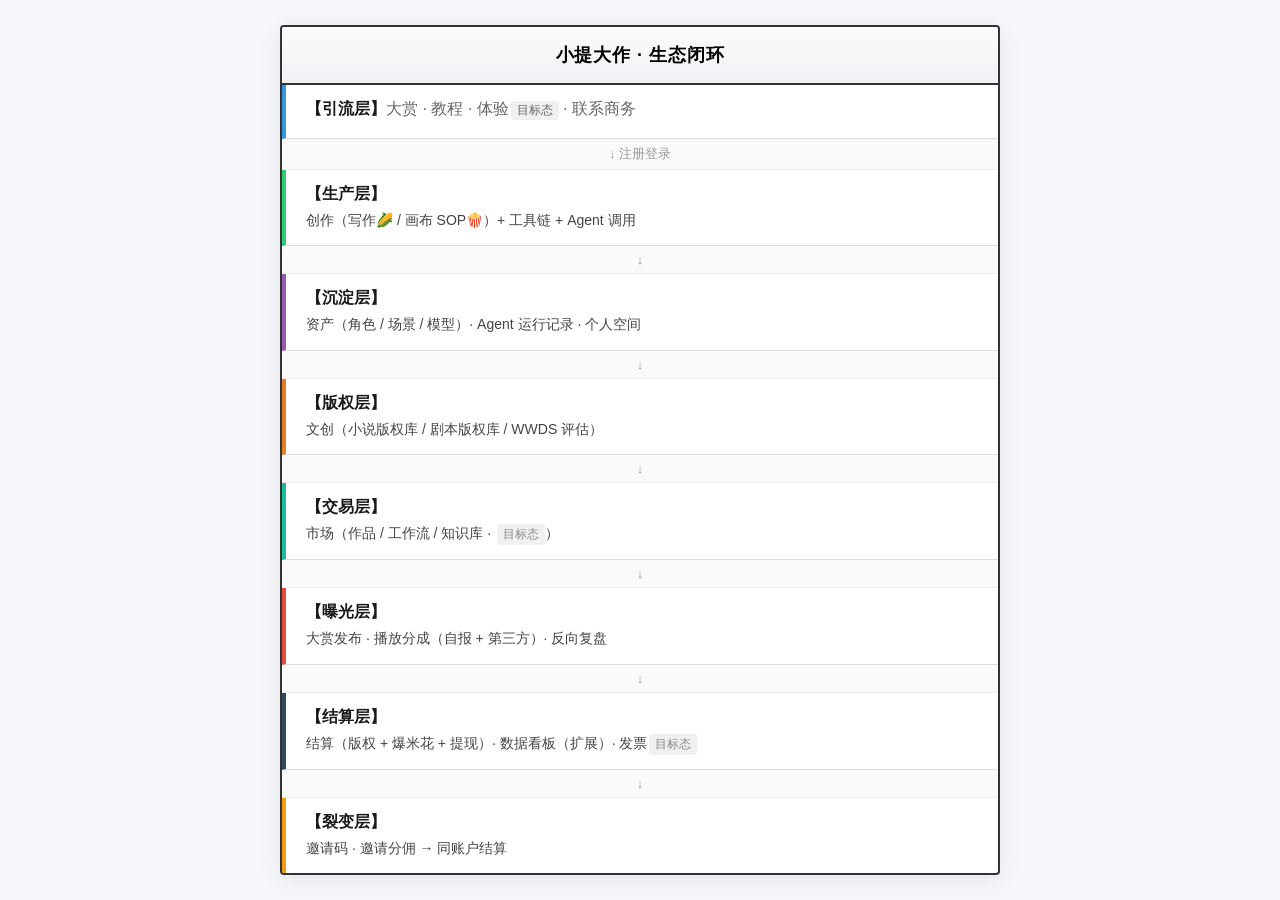
<file: ecosystem-loop.html>
<!DOCTYPE html>
<html lang="zh-CN">
<head>
  <meta charset="UTF-8">
  <meta name="viewport" content="width=device-width, initial-scale=1.0">
  <title>小提大作 · 生态闭环</title>
  <style>
    * {
      box-sizing: border-box;
      margin: 0;
      padding: 0;
    }

    body {
      font-family: -apple-system, BlinkMacSystemFont, "Segoe UI", "PingFang SC", "Hiragino Sans GB", "Microsoft YaHei", sans-serif;
      background: #f5f7fa;
      min-height: 100vh;
      display: flex;
      align-items: center;
      justify-content: center;
      padding: 24px;
    }

    .ecosystem {
      width: 100%;
      max-width: 720px;
      background: #fff;
      border: 2px solid #333;
      border-radius: 4px;
      overflow: hidden;
      box-shadow: 0 4px 24px rgba(0, 0, 0, 0.08);
    }

    .ecosystem__header {
      text-align: center;
      padding: 16px 20px;
      font-size: 18px;
      font-weight: 600;
      letter-spacing: 0.05em;
      border-bottom: 2px solid #333;
      background: linear-gradient(180deg, #fafbfc 0%, #f0f2f5 100%);
    }

    .ecosystem__body {
      padding: 0;
    }

    .layer {
      border-bottom: 1px solid #ddd;
      padding: 14px 20px;
    }

    .layer:last-child {
      border-bottom: none;
    }

    .layer__title {
      font-weight: 600;
      color: #1a1a1a;
      margin-bottom: 4px;
    }

    .layer__title span {
      color: #666;
      font-weight: 500;
    }

    .layer__content {
      color: #444;
      font-size: 14px;
      line-height: 1.6;
    }

    .layer__arrow {
      text-align: center;
      color: #999;
      font-size: 13px;
      padding: 6px 0;
      border-bottom: 1px solid #eee;
      background: #fafafa;
    }

    .layer--traffic  { border-left: 4px solid #3498db; }
    .layer--produce  { border-left: 4px solid #2ecc71; }
    .layer--deposit  { border-left: 4px solid #9b59b6; }
    .layer--copyright { border-left: 4px solid #e67e22; }
    .layer--trade    { border-left: 4px solid #1abc9c; }
    .layer--exposure { border-left: 4px solid #e74c3c; }
    .layer--settle   { border-left: 4px solid #34495e; }
    .layer--viral    { border-left: 4px solid #f39c12; }

    .tag {
      display: inline-block;
      font-size: 12px;
      color: #888;
      background: #f0f0f0;
      padding: 1px 6px;
      border-radius: 3px;
      margin-left: 2px;
    }
  </style>
</head>
<body>

  <div class="ecosystem">
    <header class="ecosystem__header">小提大作 · 生态闭环</header>

    <div class="ecosystem__body">

      <section class="layer layer--traffic">
        <div class="layer__title">【引流层】<span>大赏 · 教程 · 体验<span class="tag">目标态</span> · 联系商务</span></div>
      </section>
      <div class="layer__arrow">↓ 注册登录</div>

      <section class="layer layer--produce">
        <div class="layer__title">【生产层】</div>
        <div class="layer__content">创作（写作🌽 / 画布 SOP🍿）+ 工具链 + Agent 调用</div>
      </section>
      <div class="layer__arrow">↓</div>

      <section class="layer layer--deposit">
        <div class="layer__title">【沉淀层】</div>
        <div class="layer__content">资产（角色 / 场景 / 模型）· Agent 运行记录 · 个人空间</div>
      </section>
      <div class="layer__arrow">↓</div>

      <section class="layer layer--copyright">
        <div class="layer__title">【版权层】</div>
        <div class="layer__content">文创（小说版权库 / 剧本版权库 / WWDS 评估）</div>
      </section>
      <div class="layer__arrow">↓</div>

      <section class="layer layer--trade">
        <div class="layer__title">【交易层】</div>
        <div class="layer__content">市场（作品 / 工作流 / 知识库 · <span class="tag">目标态</span>）</div>
      </section>
      <div class="layer__arrow">↓</div>

      <section class="layer layer--exposure">
        <div class="layer__title">【曝光层】</div>
        <div class="layer__content">大赏发布 · 播放分成（自报 + 第三方）· 反向复盘</div>
      </section>
      <div class="layer__arrow">↓</div>

      <section class="layer layer--settle">
        <div class="layer__title">【结算层】</div>
        <div class="layer__content">结算（版权 + 爆米花 + 提现）· 数据看板（扩展）· 发票<span class="tag">目标态</span></div>
      </section>
      <div class="layer__arrow">↓</div>

      <section class="layer layer--viral">
        <div class="layer__title">【裂变层】</div>
        <div class="layer__content">邀请码 · 邀请分佣 → 同账户结算</div>
      </section>

    </div>
  </div>

</body>
</html>
</file>
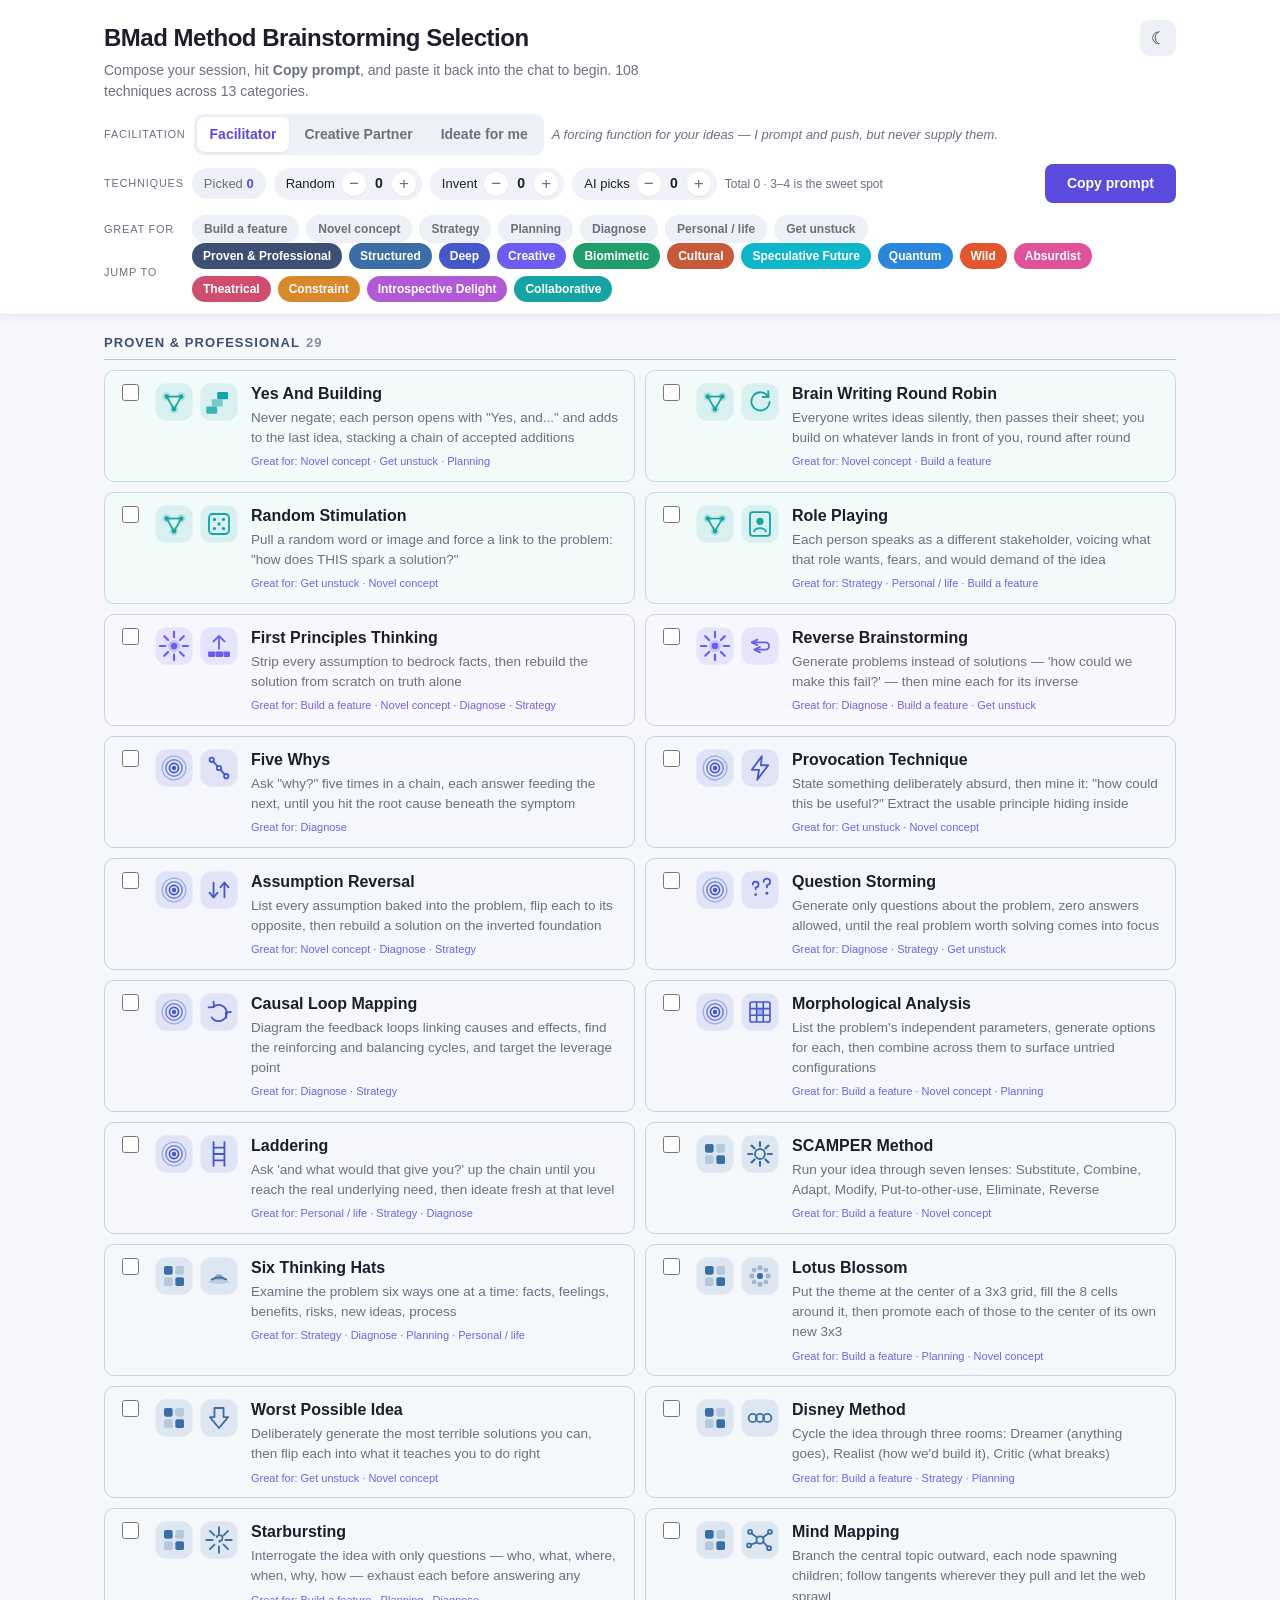
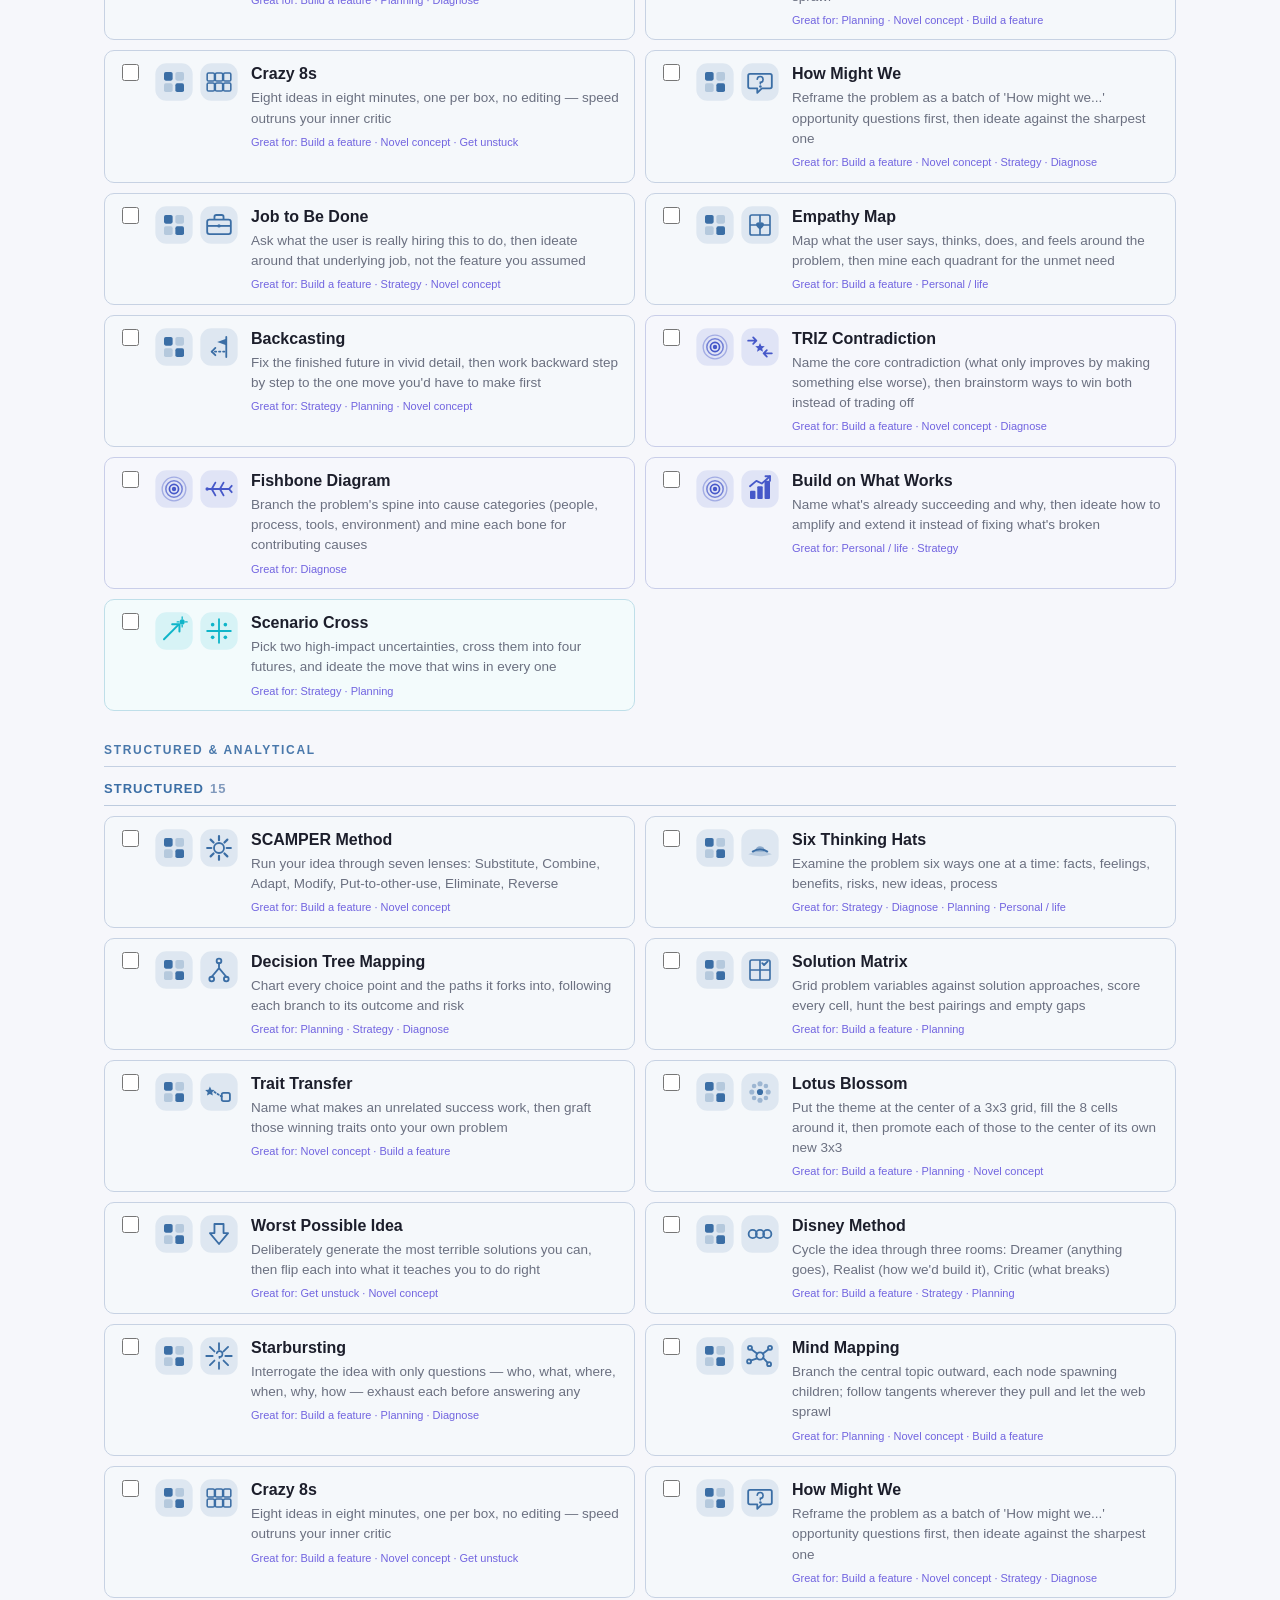
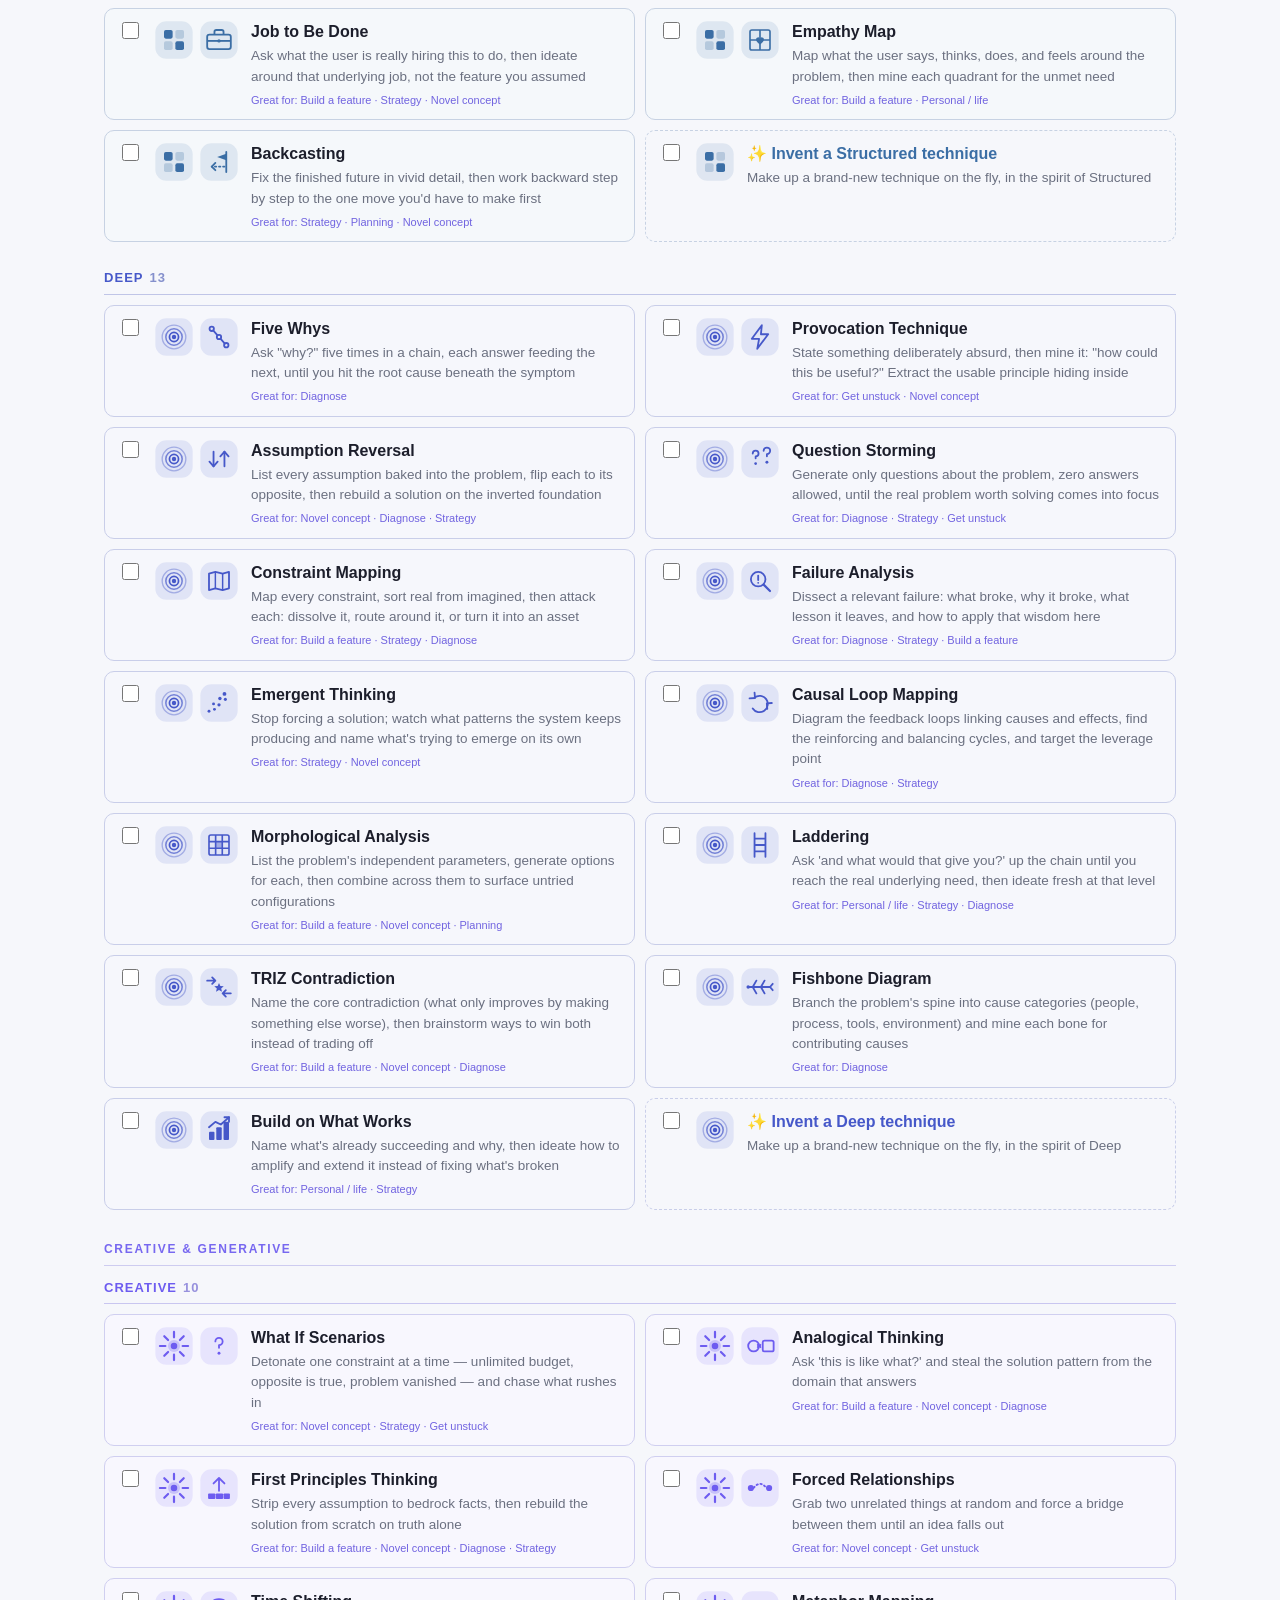
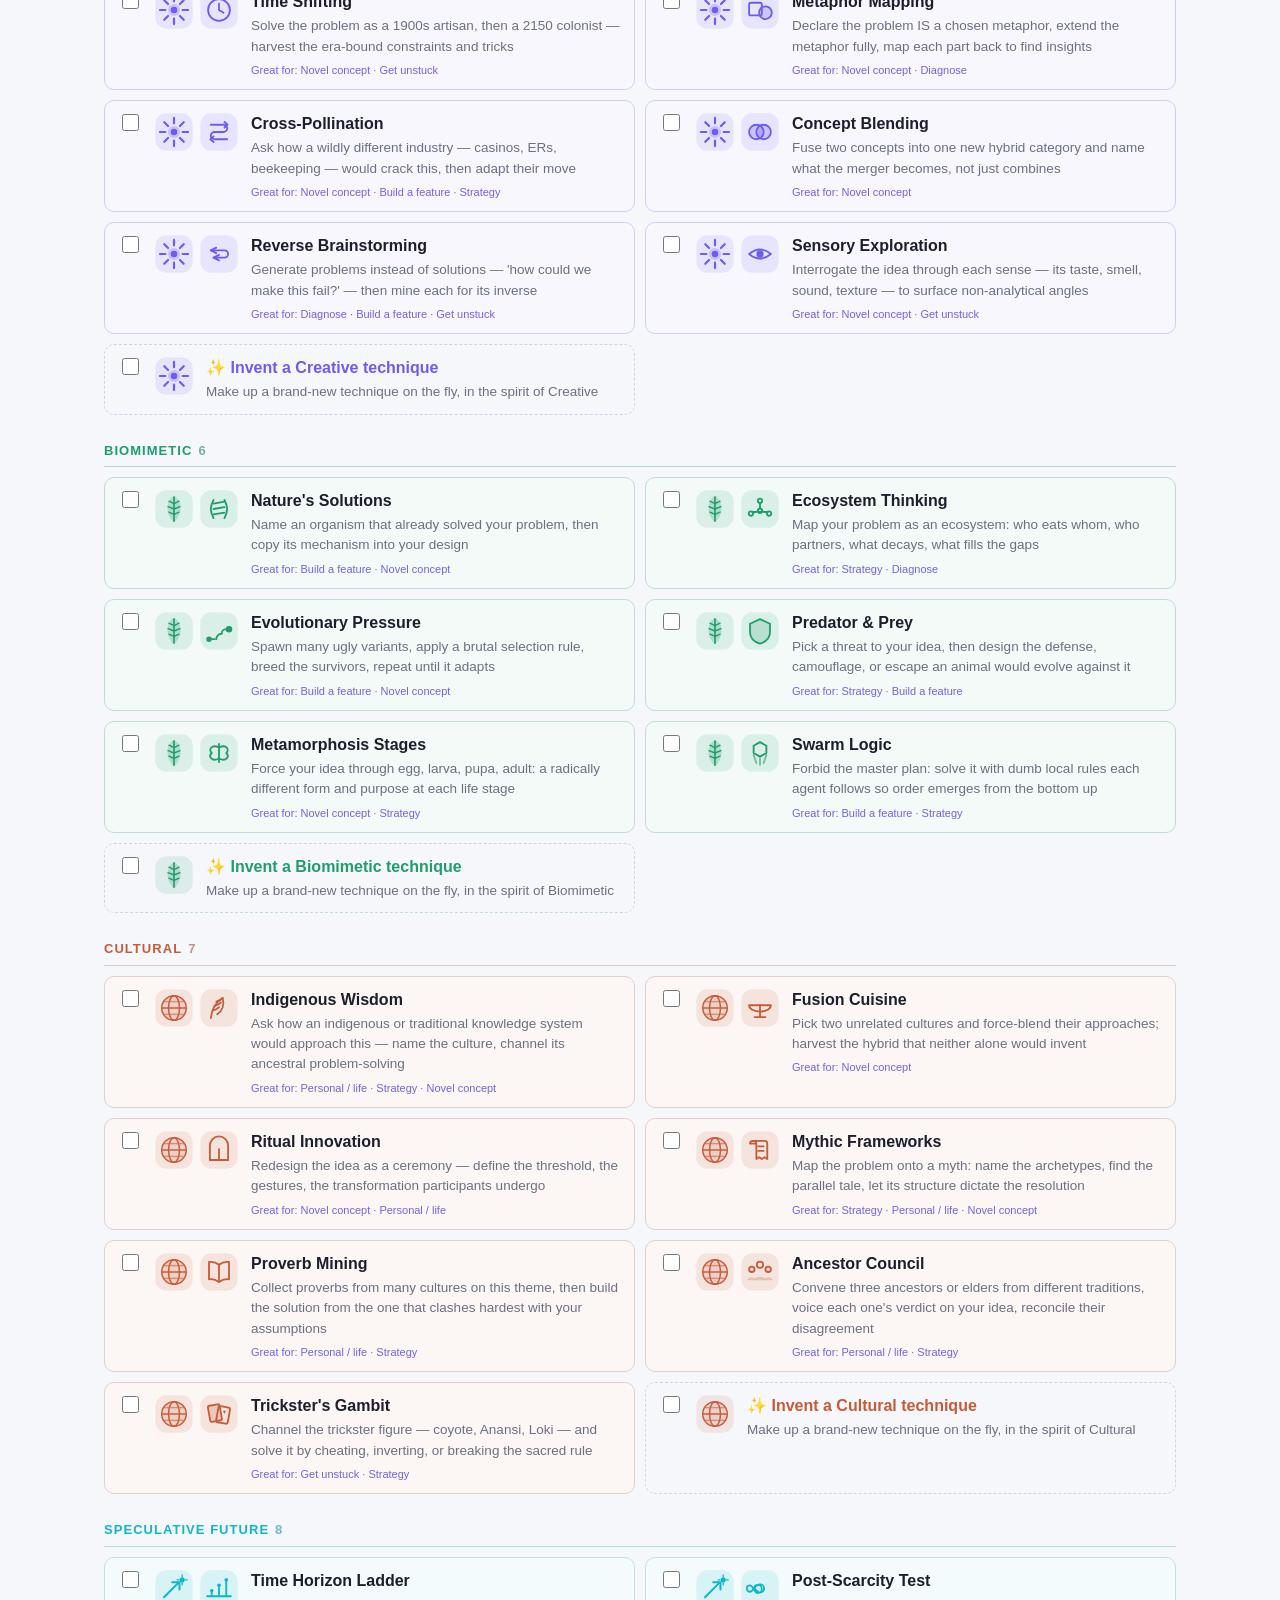
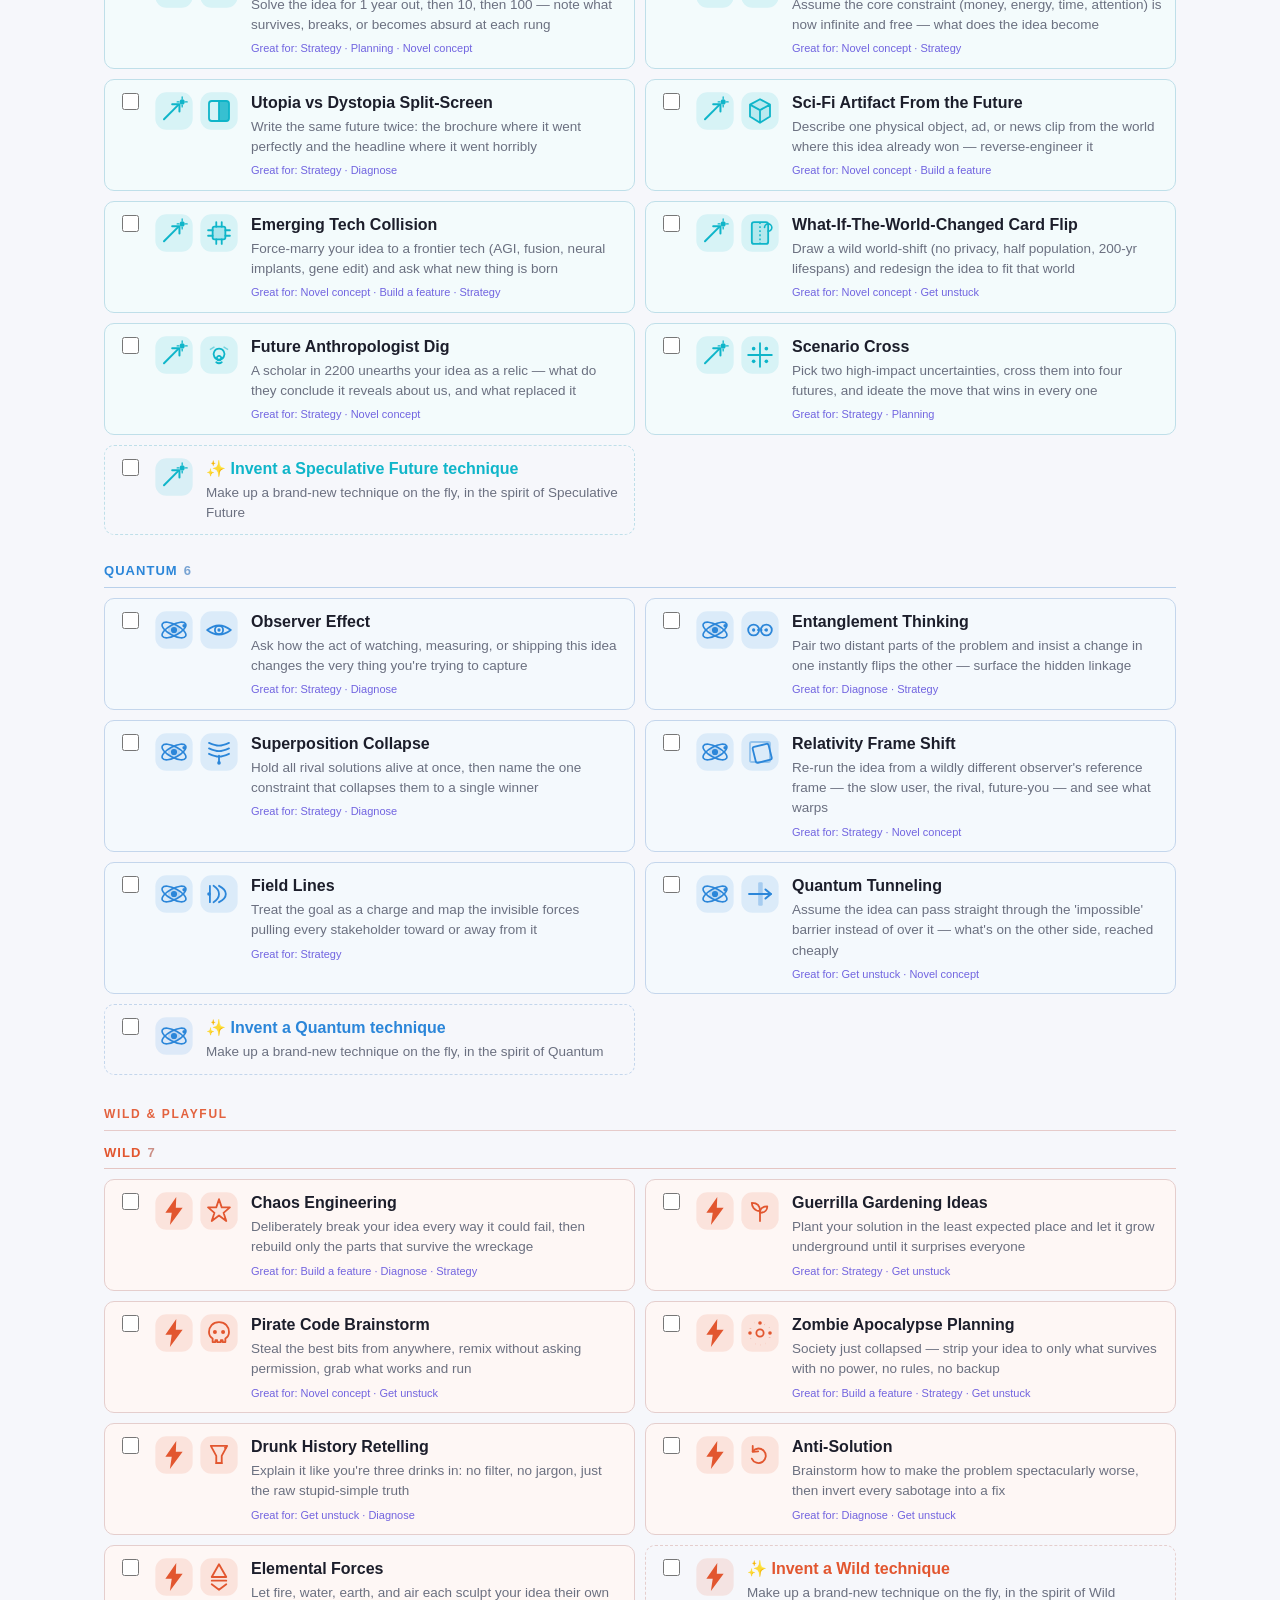
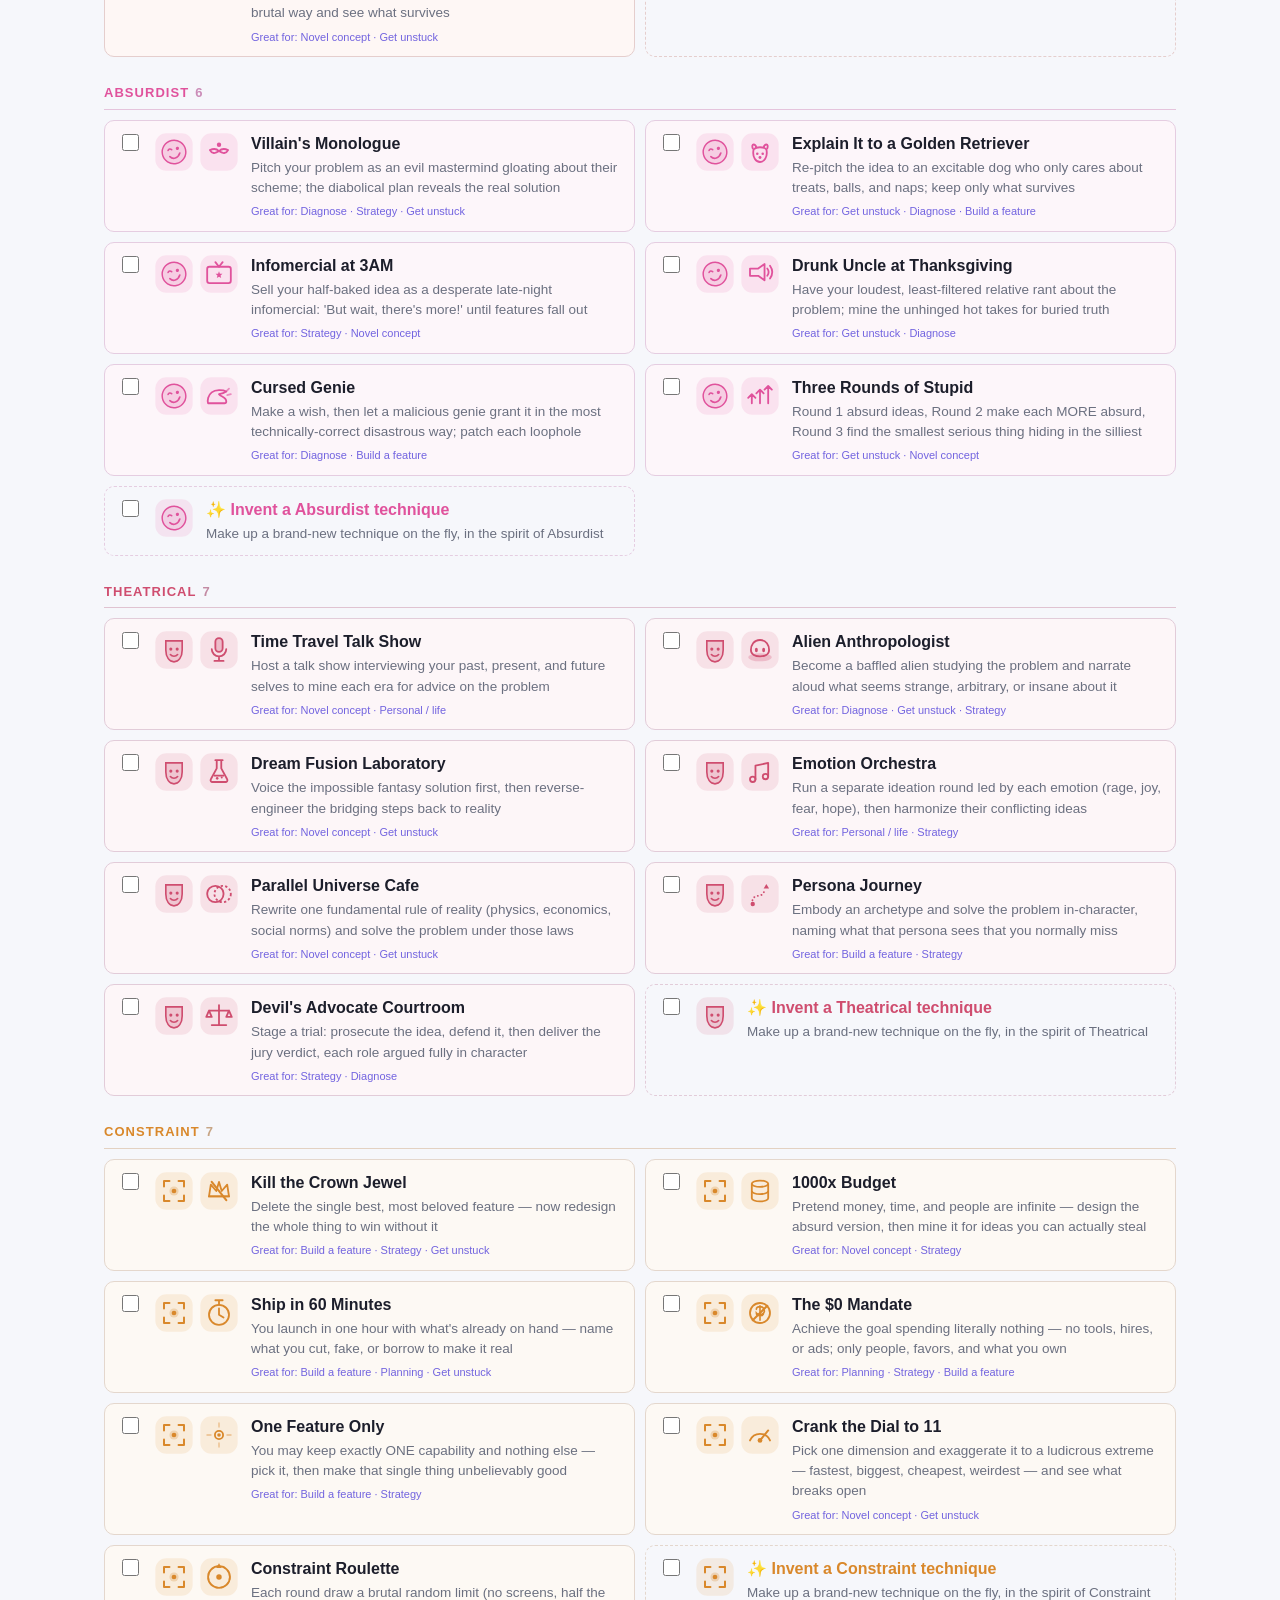
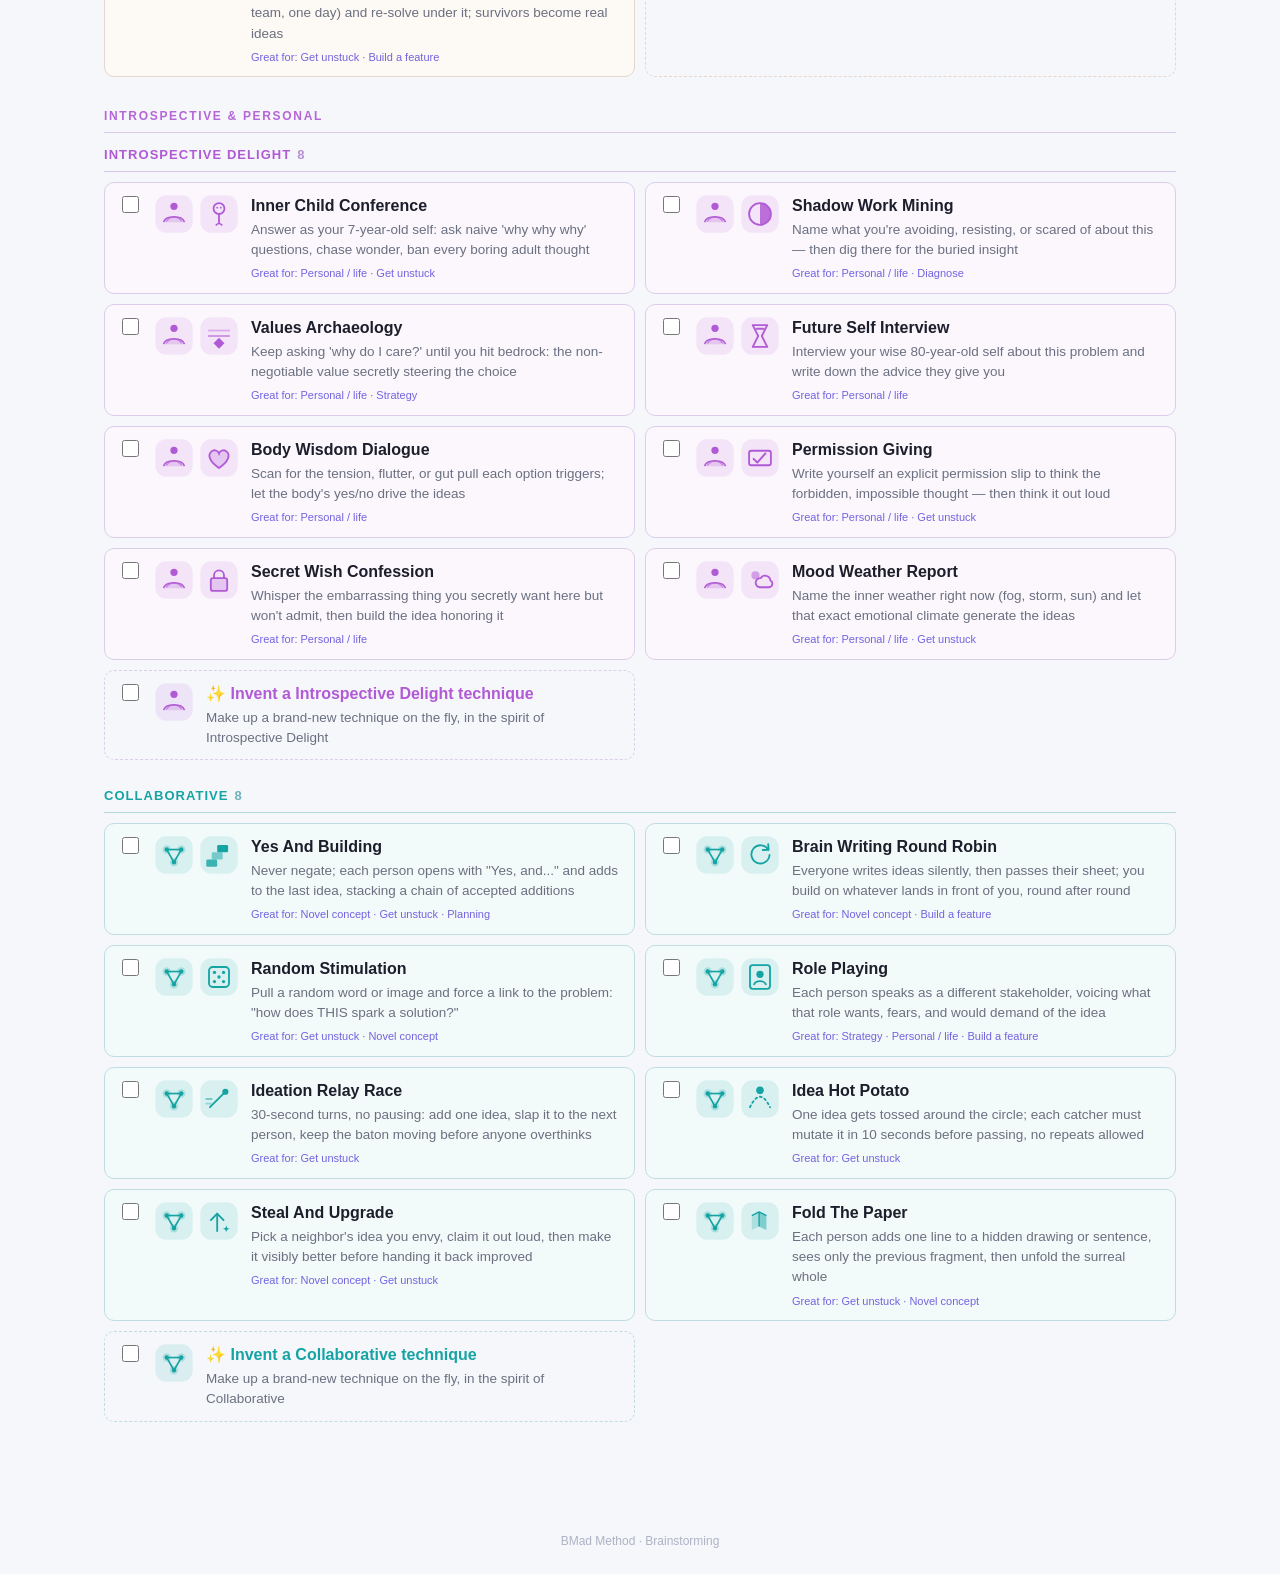
<file: .agents/skills/bmad-brainstorming/assets/brain-selector.html>
<!DOCTYPE html>
<html lang="en">
<head>
<meta charset="utf-8">
<meta name="viewport" content="width=device-width, initial-scale=1">
<title>BMad Method Brainstorming Selection</title>
<script>
/* set the theme before first paint so there's no light-mode flash */
(function(){ try {
  var t = localStorage.getItem('bmad-theme');
  if (!t) { t = (window.matchMedia && window.matchMedia('(prefers-color-scheme: dark)').matches) ? 'dark' : 'light'; }
  document.documentElement.setAttribute('data-theme', t);
} catch(e){} })();
</script>
<style>
  :root {
    --bg:#f6f7fb; --surface:#fff; --ink:#1c1e2b; --muted:#6b7080;
    --accent:#5b4bdc; --accent-ink:#5b4bdc; --warn:#c0561f;
    --line:#e6e8f0; --control:#eef0f7; --control2:#f1f2f8; --raised:#fff;
    --cnt:#b9bdce; --foot:#aeb2c4; --shadow:rgba(20,20,50,.06);
  }
  :root[data-theme="dark"] {
    --bg:#0f1117; --surface:#171a23; --ink:#e7e9f2; --muted:#9aa0b4;
    --accent:#6d5cf0; --accent-ink:#a99bff; --warn:#e08a4a;
    --line:#2a2f3e; --control:#222634; --control2:#1d212d; --raised:#2c3242;
    --cnt:#5a6076; --foot:#5a6076; --shadow:rgba(0,0,0,.45);
  }
  /* lift the category hue toward white on dark surfaces so deep hues stay legible */
  :root[data-theme="dark"] section > h2 { color:color-mix(in srgb, var(--c) 62%, #fff); }
  :root[data-theme="dark"] .tech .ico { color:color-mix(in srgb, var(--c) 68%, #fff); }
  :root[data-theme="dark"] label.tech:has(input:checked) { border-color:color-mix(in srgb, var(--c) 60%, #fff); }
  .titlerow { display:flex; align-items:flex-start; justify-content:space-between; gap:12px; }
  .themebtn { flex:none; width:36px; height:36px; border-radius:9px; background:var(--control); color:var(--ink); font-size:17px; line-height:1; display:inline-flex; align-items:center; justify-content:center; }
  .themebtn:hover { background:var(--raised); }
  * { box-sizing:border-box; }
  body { margin:0; font:16px/1.5 -apple-system,BlinkMacSystemFont,"Segoe UI",Roboto,Helvetica,Arial,sans-serif; background:var(--bg); color:var(--ink); }
  header { position:sticky; top:0; z-index:5; background:var(--surface); padding:20px 0 12px; border-bottom:1px solid var(--line); box-shadow:0 2px 12px var(--shadow); }
  .hwrap { max-width:1120px; margin:0 auto; padding:0 24px; }  /* align header content with the card column on wide screens */
  h1 { margin:0 0 4px; font-size:24px; letter-spacing:-.02em; }
  .sub { margin:0 0 12px; color:var(--muted); font-size:14px; max-width:74ch; }
  button { font:inherit; border:0; border-radius:8px; cursor:pointer; }
  .composer { display:flex; flex-direction:column; gap:9px; margin:6px 0 12px; }
  .grp { display:flex; gap:8px; align-items:center; flex-wrap:wrap; }
  .glabel { font-size:11px; text-transform:uppercase; letter-spacing:.07em; color:var(--muted); min-width:74px; }
  .modes { display:inline-flex; background:var(--control); border-radius:9px; padding:3px; gap:2px; }
  .mode { padding:7px 13px; font-size:14px; font-weight:600; color:var(--muted); background:transparent; }
  .mode.on { background:var(--raised); color:var(--accent-ink); box-shadow:0 1px 3px var(--shadow); }
  .modehint { flex:1 1 240px; min-width:0; font-size:13px; color:var(--muted); font-style:italic; }
  .pill { font-size:13px; color:var(--muted); background:var(--control); padding:6px 12px; border-radius:20px; }
  .pill b { color:var(--accent-ink); }
  .step { display:inline-flex; align-items:center; gap:7px; font-size:13px; color:var(--ink); background:var(--control2); padding:4px 6px 4px 12px; border-radius:20px; }
  .step b { min-width:12px; text-align:center; font-size:14px; color:var(--ink); }
  .step button { width:24px; height:24px; border-radius:50%; background:var(--raised); color:var(--muted); font-size:17px; line-height:22px; text-align:center; box-shadow:0 1px 2px var(--shadow); }
  .step button:hover { color:var(--accent-ink); }
  .total { font-size:12px; color:var(--muted); }
  .total.warn { color:var(--warn); font-weight:600; }
  .bar { display:flex; gap:10px 14px; align-items:center; flex-wrap:wrap; }
  #copy { margin-left:auto; padding:9px 22px; background:var(--accent); color:#fff; font-size:14px; font-weight:700; }
  #copy:hover { filter:brightness(1.07); }
  .chips { flex:1 1 320px; min-width:0; display:flex; gap:7px; flex-wrap:wrap; align-items:center; }
  .chip { font-size:12px; padding:4px 11px; border-radius:16px; border:0; color:#fff; background:var(--cc); font-weight:600; cursor:pointer; }
  .chip:hover { filter:brightness(1.08); }
  .banner { max-height:0; overflow:hidden; transition:max-height .25s ease, padding .22s ease, margin .22s ease; background:linear-gradient(90deg,var(--accent),#8275f2); color:#fff; border-radius:10px; font-weight:700; text-align:center; padding:0 14px; }
  .banner.show { max-height:64px; padding:13px 14px; margin-top:10px; }
  .banner.fail { background:linear-gradient(90deg,var(--warn),#e0894a); }
  main { padding:18px 24px 60px; max-width:1120px; margin:0 auto; }
  section { margin:0 0 26px; }
  section > h2 { font-size:13px; text-transform:uppercase; letter-spacing:.08em; color:var(--c); margin:0 0 10px; border-bottom:1px solid color-mix(in srgb, var(--c) 24%, var(--line)); padding-bottom:6px; }
  section > h2 .cnt { color:color-mix(in srgb, var(--c) 45%, var(--cnt)); margin-left:6px; }
  .grid { display:grid; grid-template-columns:repeat(auto-fill,minmax(360px,1fr)); gap:10px; }
  label.tech { display:flex; gap:12px; align-items:flex-start; background:color-mix(in srgb, var(--c) 5%, var(--surface)); border:1px solid color-mix(in srgb, var(--c) 18%, var(--line)); border-radius:10px; padding:11px 13px; cursor:pointer; transition:border-color .12s, box-shadow .12s, background .12s; }
  label.tech:hover { border-color:color-mix(in srgb, var(--c) 45%, var(--surface)); }
  label.tech input { margin-top:2px; width:17px; height:17px; accent-color:var(--c); flex:none; }
  label.tech:has(input:checked) { border-color:var(--c); background:color-mix(in srgb, var(--c) 12%, var(--surface)); box-shadow:0 0 0 2px color-mix(in srgb, var(--c) 30%, transparent); }
  .tech .ic2 { display:flex; gap:5px; flex:none; }
  .tech .ico { width:40px; height:40px; flex:none; color:var(--c); }
  .tech .n { font-weight:600; display:block; }
  .tech .d { color:var(--muted); font-size:13.5px; display:block; margin-top:2px; }
  .tech .gf { color:var(--accent-ink); font-size:11px; display:block; margin-top:5px; opacity:.85; }
  .grouphdr { margin:30px 0 12px; font-size:12px; text-transform:uppercase; letter-spacing:.14em; font-weight:700; color:var(--c); opacity:.92; border-bottom:1px solid color-mix(in srgb, var(--c) 22%, var(--line)); padding-bottom:7px; }
  main > .grouphdr:first-child { margin-top:2px; }
  :root[data-theme="dark"] .grouphdr { color:color-mix(in srgb, var(--c) 62%, #fff); }
  .goals { display:flex; gap:7px; flex-wrap:wrap; }
  .goal { font-size:12px; padding:5px 12px; border-radius:16px; background:var(--control); color:var(--muted); font-weight:600; }
  .goal:hover { color:var(--ink); }
  .goal.on { background:var(--accent); color:#fff; }
  label.tech.invent { border-style:dashed; background:transparent; }
  label.tech.invent:hover { border-color:var(--c); }
  label.tech.invent .n { color:var(--c); }
  label.tech.hidden { display:none; }
  footer { text-align:center; color:var(--foot); font-size:12px; padding:24px; }
</style>
</head>
<body>
<header>
  <div class="hwrap">
  <div class="titlerow">
    <h1>BMad Method Brainstorming Selection</h1>
    <button id="theme" class="themebtn" type="button" aria-label="Toggle dark mode" title="Toggle dark mode"></button>
  </div>
  <p class="sub">Compose your session, hit <strong>Copy prompt</strong>, and paste it back into the chat to begin. 108 techniques across 13 categories.</p>

  <div class="composer">
    <div class="grp">
      <span class="glabel">Facilitation</span>
      <div class="modes" id="modes">
        <button type="button" class="mode on" data-mode="Facilitator">Facilitator</button>
        <button type="button" class="mode" data-mode="Creative Partner">Creative Partner</button>
        <button type="button" class="mode" data-mode="Ideate for me">Ideate for me</button>
      </div>
      <span class="modehint" id="modehint"></span>
    </div>
    <div class="grp">
      <span class="glabel">Techniques</span>
      <span class="pill">Picked <b id="pickN">0</b></span>
      <span class="step">Random <button type="button" data-step="rand" data-d="-1">&minus;</button><b id="randN">0</b><button type="button" data-step="rand" data-d="1">+</button></span>
      <span class="step">Invent <button type="button" data-step="inv" data-d="-1">&minus;</button><b id="invN">0</b><button type="button" data-step="inv" data-d="1">+</button></span>
      <span class="step">AI picks <button type="button" data-step="ai" data-d="-1">&minus;</button><b id="aiN">0</b><button type="button" data-step="ai" data-d="1">+</button></span>
      <span class="total" id="total">Total 0 &middot; 3&ndash;4 is the sweet spot</span>
      <button id="copy" type="button">Copy prompt</button>
    </div>
  </div>

  <div class="bar"><span class="glabel">Great for</span><div class="goals" id="goals"><button type="button" class="goal" data-goal="feature">Build a feature</button><button type="button" class="goal" data-goal="novel">Novel concept</button><button type="button" class="goal" data-goal="strategy">Strategy</button><button type="button" class="goal" data-goal="planning">Planning</button><button type="button" class="goal" data-goal="diagnosis">Diagnose</button><button type="button" class="goal" data-goal="personal">Personal / life</button><button type="button" class="goal" data-goal="unstuck">Get unstuck</button></div></div>
  <div class="bar">
    <span class="glabel">Jump to</span>
    <div class="chips" id="chips"><button type="button" class="chip" data-cat="Proven &amp; Professional" style="--cc:#3d4f73">Proven &amp; Professional</button><button type="button" class="chip" data-cat="Structured" style="--cc:#3b6ea5">Structured</button><button type="button" class="chip" data-cat="Deep" style="--cc:#4658c9">Deep</button><button type="button" class="chip" data-cat="Creative" style="--cc:#6d5cf0">Creative</button><button type="button" class="chip" data-cat="Biomimetic" style="--cc:#1f9d6b">Biomimetic</button><button type="button" class="chip" data-cat="Cultural" style="--cc:#c75b39">Cultural</button><button type="button" class="chip" data-cat="Speculative Future" style="--cc:#0fb5c9">Speculative Future</button><button type="button" class="chip" data-cat="Quantum" style="--cc:#2b86d9">Quantum</button><button type="button" class="chip" data-cat="Wild" style="--cc:#e2562f">Wild</button><button type="button" class="chip" data-cat="Absurdist" style="--cc:#e0529c">Absurdist</button><button type="button" class="chip" data-cat="Theatrical" style="--cc:#cf4d6f">Theatrical</button><button type="button" class="chip" data-cat="Constraint" style="--cc:#d9882b">Constraint</button><button type="button" class="chip" data-cat="Introspective Delight" style="--cc:#b15ad6">Introspective Delight</button><button type="button" class="chip" data-cat="Collaborative" style="--cc:#15a3a3">Collaborative</button></div>
  </div>

  <div class="banner" id="banner">&#10003; Copied! Now paste it into the chat to start your session.</div>
  </div>
</header>
<main>
<section data-cat="Proven &amp; Professional" style="--c:#3d4f73"><h2>Proven &amp; Professional<span class="cnt">29</span></h2><div class="grid"><label class="tech" style="--c:#15a3a3"><input type="checkbox" data-name="Yes And Building" data-cat="Collaborative" data-desc="Never negate; each person opens with &quot;Yes, and...&quot; and adds to the last idea, stacking a chain of accepted additions" data-good="novel|unstuck|planning" data-prov="classic" data-lead="1"><span class="ic2"><svg class="ico" viewBox="0 0 44 44" xmlns="http://www.w3.org/2000/svg"><rect x="1.5" y="1.5" width="41" height="41" rx="12" fill="currentColor" fill-opacity="0.12"/><g stroke="currentColor" stroke-width="1.8"><line x1="14" y1="16" x2="30" y2="16"/><line x1="14" y1="16" x2="22" y2="30"/><line x1="30" y1="16" x2="22" y2="30"/></g><g fill="currentColor" fill-opacity="0.22"><circle cx="14" cy="16" r="4.6"/><circle cx="30" cy="16" r="4.6"/><circle cx="22" cy="30" r="4.6"/></g><g fill="currentColor"><circle cx="14" cy="16" r="2.4"/><circle cx="30" cy="16" r="2.4"/><circle cx="22" cy="30" r="2.4"/></g></svg><svg class="ico" viewBox="0 0 44 44" xmlns="http://www.w3.org/2000/svg"><rect x="1.5" y="1.5" width="41" height="41" rx="12" fill="currentColor" fill-opacity="0.12"/><g fill="currentColor"><rect x="8" y="27" width="12" height="8" rx="1.5" fill-opacity=".8"/><rect x="14" y="19" width="12" height="8" rx="1.5" fill-opacity=".5"/><rect x="20" y="11" width="12" height="8" rx="1.5"/></g></svg></span><span><span class="n">Yes And Building</span><span class="d">Never negate; each person opens with &quot;Yes, and...&quot; and adds to the last idea, stacking a chain of accepted additions</span><span class="gf">Great for: Novel concept · Get unstuck · Planning</span></span></label><label class="tech" style="--c:#15a3a3"><input type="checkbox" data-name="Brain Writing Round Robin" data-cat="Collaborative" data-desc="Everyone writes ideas silently, then passes their sheet; you build on whatever lands in front of you, round after round" data-good="novel|feature" data-prov="classic" data-lead="1"><span class="ic2"><svg class="ico" viewBox="0 0 44 44" xmlns="http://www.w3.org/2000/svg"><rect x="1.5" y="1.5" width="41" height="41" rx="12" fill="currentColor" fill-opacity="0.12"/><g stroke="currentColor" stroke-width="1.8"><line x1="14" y1="16" x2="30" y2="16"/><line x1="14" y1="16" x2="22" y2="30"/><line x1="30" y1="16" x2="22" y2="30"/></g><g fill="currentColor" fill-opacity="0.22"><circle cx="14" cy="16" r="4.6"/><circle cx="30" cy="16" r="4.6"/><circle cx="22" cy="30" r="4.6"/></g><g fill="currentColor"><circle cx="14" cy="16" r="2.4"/><circle cx="30" cy="16" r="2.4"/><circle cx="22" cy="30" r="2.4"/></g></svg><svg class="ico" viewBox="0 0 44 44" xmlns="http://www.w3.org/2000/svg"><rect x="1.5" y="1.5" width="41" height="41" rx="12" fill="currentColor" fill-opacity="0.12"/><g fill="none" stroke="currentColor" stroke-width="2" stroke-linecap="round" stroke-linejoin="round"><path d="M31 16 A10 10 0 1 0 32.5 22"/><path d="M31 10 L31.5 16.3 L25 16.5"/></g></svg></span><span><span class="n">Brain Writing Round Robin</span><span class="d">Everyone writes ideas silently, then passes their sheet; you build on whatever lands in front of you, round after round</span><span class="gf">Great for: Novel concept · Build a feature</span></span></label><label class="tech" style="--c:#15a3a3"><input type="checkbox" data-name="Random Stimulation" data-cat="Collaborative" data-desc="Pull a random word or image and force a link to the problem: &quot;how does THIS spark a solution?&quot;" data-good="unstuck|novel" data-prov="classic" data-lead="1"><span class="ic2"><svg class="ico" viewBox="0 0 44 44" xmlns="http://www.w3.org/2000/svg"><rect x="1.5" y="1.5" width="41" height="41" rx="12" fill="currentColor" fill-opacity="0.12"/><g stroke="currentColor" stroke-width="1.8"><line x1="14" y1="16" x2="30" y2="16"/><line x1="14" y1="16" x2="22" y2="30"/><line x1="30" y1="16" x2="22" y2="30"/></g><g fill="currentColor" fill-opacity="0.22"><circle cx="14" cy="16" r="4.6"/><circle cx="30" cy="16" r="4.6"/><circle cx="22" cy="30" r="4.6"/></g><g fill="currentColor"><circle cx="14" cy="16" r="2.4"/><circle cx="30" cy="16" r="2.4"/><circle cx="22" cy="30" r="2.4"/></g></svg><svg class="ico" viewBox="0 0 44 44" xmlns="http://www.w3.org/2000/svg"><rect x="1.5" y="1.5" width="41" height="41" rx="12" fill="currentColor" fill-opacity="0.12"/><rect x="11" y="11" width="22" height="22" rx="4" fill="none" stroke="currentColor" stroke-width="2"/><g fill="currentColor"><circle cx="17" cy="17" r="1.8"/><circle cx="27" cy="17" r="1.8"/><circle cx="22" cy="22" r="1.8"/><circle cx="17" cy="27" r="1.8"/><circle cx="27" cy="27" r="1.8"/></g></svg></span><span><span class="n">Random Stimulation</span><span class="d">Pull a random word or image and force a link to the problem: &quot;how does THIS spark a solution?&quot;</span><span class="gf">Great for: Get unstuck · Novel concept</span></span></label><label class="tech" style="--c:#15a3a3"><input type="checkbox" data-name="Role Playing" data-cat="Collaborative" data-desc="Each person speaks as a different stakeholder, voicing what that role wants, fears, and would demand of the idea" data-good="strategy|personal|feature" data-prov="classic" data-lead="1"><span class="ic2"><svg class="ico" viewBox="0 0 44 44" xmlns="http://www.w3.org/2000/svg"><rect x="1.5" y="1.5" width="41" height="41" rx="12" fill="currentColor" fill-opacity="0.12"/><g stroke="currentColor" stroke-width="1.8"><line x1="14" y1="16" x2="30" y2="16"/><line x1="14" y1="16" x2="22" y2="30"/><line x1="30" y1="16" x2="22" y2="30"/></g><g fill="currentColor" fill-opacity="0.22"><circle cx="14" cy="16" r="4.6"/><circle cx="30" cy="16" r="4.6"/><circle cx="22" cy="30" r="4.6"/></g><g fill="currentColor"><circle cx="14" cy="16" r="2.4"/><circle cx="30" cy="16" r="2.4"/><circle cx="22" cy="30" r="2.4"/></g></svg><svg class="ico" viewBox="0 0 44 44" xmlns="http://www.w3.org/2000/svg"><rect x="1.5" y="1.5" width="41" height="41" rx="12" fill="currentColor" fill-opacity="0.12"/><rect x="11" y="9" width="22" height="26" rx="3" fill="none" stroke="currentColor" stroke-width="2"/><circle cx="22" cy="19" r="4" fill="currentColor"/><path d="M15.5 30 c2 -4.5 11 -4.5 13 0" fill="none" stroke="currentColor" stroke-width="2" stroke-linecap="round"/></svg></span><span><span class="n">Role Playing</span><span class="d">Each person speaks as a different stakeholder, voicing what that role wants, fears, and would demand of the idea</span><span class="gf">Great for: Strategy · Personal / life · Build a feature</span></span></label><label class="tech" style="--c:#6d5cf0"><input type="checkbox" data-name="First Principles Thinking" data-cat="Creative" data-desc="Strip every assumption to bedrock facts, then rebuild the solution from scratch on truth alone" data-good="feature|novel|diagnosis|strategy" data-prov="classic" data-lead="1"><span class="ic2"><svg class="ico" viewBox="0 0 44 44" xmlns="http://www.w3.org/2000/svg"><rect x="1.5" y="1.5" width="41" height="41" rx="12" fill="currentColor" fill-opacity="0.12"/><g stroke="currentColor" stroke-width="2.4" stroke-linecap="round"><line x1="22" y1="6.5" x2="22" y2="12.5"/><line x1="22" y1="31.5" x2="22" y2="37.5"/><line x1="6.5" y1="22" x2="12.5" y2="22"/><line x1="31.5" y1="22" x2="37.5" y2="22"/><line x1="11.3" y1="11.3" x2="15.5" y2="15.5"/><line x1="28.5" y1="28.5" x2="32.7" y2="32.7"/><line x1="32.7" y1="11.3" x2="28.5" y2="15.5"/><line x1="15.5" y1="28.5" x2="11.3" y2="32.7"/></g><circle cx="22" cy="22" r="6.6" fill="currentColor" fill-opacity="0.25"/><circle cx="22" cy="22" r="3.6" fill="currentColor"/></svg><svg class="ico" viewBox="0 0 44 44" xmlns="http://www.w3.org/2000/svg"><rect x="1.5" y="1.5" width="41" height="41" rx="12" fill="currentColor" fill-opacity="0.12"/><g fill="currentColor"><rect x="10" y="28" width="8" height="6" rx="1"/><rect x="18.5" y="28" width="8" height="6" rx="1"/><rect x="27" y="28" width="7" height="6" rx="1"/></g><path d="M22 25 L22 11 M16 17 L22 11 L28 17" fill="none" stroke="currentColor" stroke-width="2" stroke-linecap="round" stroke-linejoin="round"/></svg></span><span><span class="n">First Principles Thinking</span><span class="d">Strip every assumption to bedrock facts, then rebuild the solution from scratch on truth alone</span><span class="gf">Great for: Build a feature · Novel concept · Diagnose · Strategy</span></span></label><label class="tech" style="--c:#6d5cf0"><input type="checkbox" data-name="Reverse Brainstorming" data-cat="Creative" data-desc="Generate problems instead of solutions — &#x27;how could we make this fail?&#x27; — then mine each for its inverse" data-good="diagnosis|feature|unstuck" data-prov="classic" data-lead="1"><span class="ic2"><svg class="ico" viewBox="0 0 44 44" xmlns="http://www.w3.org/2000/svg"><rect x="1.5" y="1.5" width="41" height="41" rx="12" fill="currentColor" fill-opacity="0.12"/><g stroke="currentColor" stroke-width="2.4" stroke-linecap="round"><line x1="22" y1="6.5" x2="22" y2="12.5"/><line x1="22" y1="31.5" x2="22" y2="37.5"/><line x1="6.5" y1="22" x2="12.5" y2="22"/><line x1="31.5" y1="22" x2="37.5" y2="22"/><line x1="11.3" y1="11.3" x2="15.5" y2="15.5"/><line x1="28.5" y1="28.5" x2="32.7" y2="32.7"/><line x1="32.7" y1="11.3" x2="28.5" y2="15.5"/><line x1="15.5" y1="28.5" x2="11.3" y2="32.7"/></g><circle cx="22" cy="22" r="6.6" fill="currentColor" fill-opacity="0.25"/><circle cx="22" cy="22" r="3.6" fill="currentColor"/></svg><svg class="ico" viewBox="0 0 44 44" xmlns="http://www.w3.org/2000/svg"><rect x="1.5" y="1.5" width="41" height="41" rx="12" fill="currentColor" fill-opacity="0.12"/><g fill="none" stroke="currentColor" stroke-width="2" stroke-linecap="round" stroke-linejoin="round"><path d="M13 18 H28 a4 4 0 0 1 0 8 H16"/><path d="M19 15 L13 18 L19 21 M22 23 L16 26 L22 29"/></g></svg></span><span><span class="n">Reverse Brainstorming</span><span class="d">Generate problems instead of solutions — &#x27;how could we make this fail?&#x27; — then mine each for its inverse</span><span class="gf">Great for: Diagnose · Build a feature · Get unstuck</span></span></label><label class="tech" style="--c:#4658c9"><input type="checkbox" data-name="Five Whys" data-cat="Deep" data-desc="Ask &quot;why?&quot; five times in a chain, each answer feeding the next, until you hit the root cause beneath the symptom" data-good="diagnosis" data-prov="classic" data-lead="1"><span class="ic2"><svg class="ico" viewBox="0 0 44 44" xmlns="http://www.w3.org/2000/svg"><rect x="1.5" y="1.5" width="41" height="41" rx="12" fill="currentColor" fill-opacity="0.12"/><g fill="none" stroke="currentColor"><circle cx="22" cy="22" r="13" stroke-width="1.5" stroke-opacity="0.4"/><circle cx="22" cy="22" r="9" stroke-width="1.7" stroke-opacity="0.7"/><circle cx="22" cy="22" r="5" stroke-width="1.9"/></g><circle cx="22" cy="22" r="2.4" fill="currentColor"/></svg><svg class="ico" viewBox="0 0 44 44" xmlns="http://www.w3.org/2000/svg"><rect x="1.5" y="1.5" width="41" height="41" rx="12" fill="currentColor" fill-opacity="0.12"/><g fill="none" stroke="currentColor" stroke-width="2" stroke-linecap="round" stroke-linejoin="round"><circle cx="14" cy="13" r="2.4"/><circle cx="22" cy="22" r="2.4"/><circle cx="30" cy="31" r="2.4"/><path d="M15.6 14.8 L20.4 20.2 M23.6 23.8 L28.4 29.2"/></g></svg></span><span><span class="n">Five Whys</span><span class="d">Ask &quot;why?&quot; five times in a chain, each answer feeding the next, until you hit the root cause beneath the symptom</span><span class="gf">Great for: Diagnose</span></span></label><label class="tech" style="--c:#4658c9"><input type="checkbox" data-name="Provocation Technique" data-cat="Deep" data-desc="State something deliberately absurd, then mine it: &quot;how could this be useful?&quot; Extract the usable principle hiding inside" data-good="unstuck|novel" data-prov="classic" data-lead="1"><span class="ic2"><svg class="ico" viewBox="0 0 44 44" xmlns="http://www.w3.org/2000/svg"><rect x="1.5" y="1.5" width="41" height="41" rx="12" fill="currentColor" fill-opacity="0.12"/><g fill="none" stroke="currentColor"><circle cx="22" cy="22" r="13" stroke-width="1.5" stroke-opacity="0.4"/><circle cx="22" cy="22" r="9" stroke-width="1.7" stroke-opacity="0.7"/><circle cx="22" cy="22" r="5" stroke-width="1.9"/></g><circle cx="22" cy="22" r="2.4" fill="currentColor"/></svg><svg class="ico" viewBox="0 0 44 44" xmlns="http://www.w3.org/2000/svg"><rect x="1.5" y="1.5" width="41" height="41" rx="12" fill="currentColor" fill-opacity="0.12"/><g fill="none" stroke="currentColor" stroke-width="2" stroke-linecap="round" stroke-linejoin="round"><path d="M24 9 L13 24 H21 L19 35 L31 19 H23 Z"/></g></svg></span><span><span class="n">Provocation Technique</span><span class="d">State something deliberately absurd, then mine it: &quot;how could this be useful?&quot; Extract the usable principle hiding inside</span><span class="gf">Great for: Get unstuck · Novel concept</span></span></label><label class="tech" style="--c:#4658c9"><input type="checkbox" data-name="Assumption Reversal" data-cat="Deep" data-desc="List every assumption baked into the problem, flip each to its opposite, then rebuild a solution on the inverted foundation" data-good="novel|diagnosis|strategy" data-prov="classic" data-lead="1"><span class="ic2"><svg class="ico" viewBox="0 0 44 44" xmlns="http://www.w3.org/2000/svg"><rect x="1.5" y="1.5" width="41" height="41" rx="12" fill="currentColor" fill-opacity="0.12"/><g fill="none" stroke="currentColor"><circle cx="22" cy="22" r="13" stroke-width="1.5" stroke-opacity="0.4"/><circle cx="22" cy="22" r="9" stroke-width="1.7" stroke-opacity="0.7"/><circle cx="22" cy="22" r="5" stroke-width="1.9"/></g><circle cx="22" cy="22" r="2.4" fill="currentColor"/></svg><svg class="ico" viewBox="0 0 44 44" xmlns="http://www.w3.org/2000/svg"><rect x="1.5" y="1.5" width="41" height="41" rx="12" fill="currentColor" fill-opacity="0.12"/><g fill="none" stroke="currentColor" stroke-width="2" stroke-linecap="round" stroke-linejoin="round"><path d="M16 14 V30"/><path d="M11.5 25 L16 30 L20.5 25"/><path d="M28 30 V14"/><path d="M23.5 19 L28 14 L32.5 19"/></g></svg></span><span><span class="n">Assumption Reversal</span><span class="d">List every assumption baked into the problem, flip each to its opposite, then rebuild a solution on the inverted foundation</span><span class="gf">Great for: Novel concept · Diagnose · Strategy</span></span></label><label class="tech" style="--c:#4658c9"><input type="checkbox" data-name="Question Storming" data-cat="Deep" data-desc="Generate only questions about the problem, zero answers allowed, until the real problem worth solving comes into focus" data-good="diagnosis|strategy|unstuck" data-prov="classic" data-lead="1"><span class="ic2"><svg class="ico" viewBox="0 0 44 44" xmlns="http://www.w3.org/2000/svg"><rect x="1.5" y="1.5" width="41" height="41" rx="12" fill="currentColor" fill-opacity="0.12"/><g fill="none" stroke="currentColor"><circle cx="22" cy="22" r="13" stroke-width="1.5" stroke-opacity="0.4"/><circle cx="22" cy="22" r="9" stroke-width="1.7" stroke-opacity="0.7"/><circle cx="22" cy="22" r="5" stroke-width="1.9"/></g><circle cx="22" cy="22" r="2.4" fill="currentColor"/></svg><svg class="ico" viewBox="0 0 44 44" xmlns="http://www.w3.org/2000/svg"><rect x="1.5" y="1.5" width="41" height="41" rx="12" fill="currentColor" fill-opacity="0.12"/><g fill="none" stroke="currentColor" stroke-width="2" stroke-linecap="round" stroke-linejoin="round"><path d="M14 16 a3.2 3.2 0 1 1 3.2 3.2 v2"/><path d="M26 13 a3.6 3.6 0 1 1 3.6 3.6 v2.4"/></g><circle cx="17.2" cy="27" r="1.5" fill="currentColor"/><circle cx="29.6" cy="25.6" r="1.6" fill="currentColor"/></svg></span><span><span class="n">Question Storming</span><span class="d">Generate only questions about the problem, zero answers allowed, until the real problem worth solving comes into focus</span><span class="gf">Great for: Diagnose · Strategy · Get unstuck</span></span></label><label class="tech" style="--c:#4658c9"><input type="checkbox" data-name="Causal Loop Mapping" data-cat="Deep" data-desc="Diagram the feedback loops linking causes and effects, find the reinforcing and balancing cycles, and target the leverage point" data-good="diagnosis|strategy" data-prov="classic" data-lead="1"><span class="ic2"><svg class="ico" viewBox="0 0 44 44" xmlns="http://www.w3.org/2000/svg"><rect x="1.5" y="1.5" width="41" height="41" rx="12" fill="currentColor" fill-opacity="0.12"/><g fill="none" stroke="currentColor"><circle cx="22" cy="22" r="13" stroke-width="1.5" stroke-opacity="0.4"/><circle cx="22" cy="22" r="9" stroke-width="1.7" stroke-opacity="0.7"/><circle cx="22" cy="22" r="5" stroke-width="1.9"/></g><circle cx="22" cy="22" r="2.4" fill="currentColor"/></svg><svg class="ico" viewBox="0 0 44 44" xmlns="http://www.w3.org/2000/svg"><rect x="1.5" y="1.5" width="41" height="41" rx="12" fill="currentColor" fill-opacity="0.12"/><g fill="none" stroke="currentColor" stroke-width="2" stroke-linecap="round" stroke-linejoin="round"><path d="M16 16 a9 9 0 1 1 -2 12"/><path d="M16 10.5 L16.5 16.5 L10.5 17"/><path d="M30 28.5 L29.5 22.5 L35 22"/></g></svg></span><span><span class="n">Causal Loop Mapping</span><span class="d">Diagram the feedback loops linking causes and effects, find the reinforcing and balancing cycles, and target the leverage point</span><span class="gf">Great for: Diagnose · Strategy</span></span></label><label class="tech" style="--c:#4658c9"><input type="checkbox" data-name="Morphological Analysis" data-cat="Deep" data-desc="List the problem&#x27;s independent parameters, generate options for each, then combine across them to surface untried configurations" data-good="feature|novel|planning" data-prov="classic" data-lead="1"><span class="ic2"><svg class="ico" viewBox="0 0 44 44" xmlns="http://www.w3.org/2000/svg"><rect x="1.5" y="1.5" width="41" height="41" rx="12" fill="currentColor" fill-opacity="0.12"/><g fill="none" stroke="currentColor"><circle cx="22" cy="22" r="13" stroke-width="1.5" stroke-opacity="0.4"/><circle cx="22" cy="22" r="9" stroke-width="1.7" stroke-opacity="0.7"/><circle cx="22" cy="22" r="5" stroke-width="1.9"/></g><circle cx="22" cy="22" r="2.4" fill="currentColor"/></svg><svg class="ico" viewBox="0 0 44 44" xmlns="http://www.w3.org/2000/svg"><rect x="1.5" y="1.5" width="41" height="41" rx="12" fill="currentColor" fill-opacity="0.12"/><g fill="none" stroke="currentColor" stroke-width="1.8"><rect x="11" y="11" width="22" height="22" rx="2"/><path d="M11 18.3 H33 M11 25.6 H33 M18.3 11 V33 M25.6 11 V33"/></g><rect x="18.5" y="18.5" width="7" height="7" fill="currentColor" fill-opacity=".4"/></svg></span><span><span class="n">Morphological Analysis</span><span class="d">List the problem&#x27;s independent parameters, generate options for each, then combine across them to surface untried configurations</span><span class="gf">Great for: Build a feature · Novel concept · Planning</span></span></label><label class="tech" style="--c:#4658c9"><input type="checkbox" data-name="Laddering" data-cat="Deep" data-desc="Ask &#x27;and what would that give you?&#x27; up the chain until you reach the real underlying need, then ideate fresh at that level" data-good="personal|strategy|diagnosis" data-prov="classic" data-lead="1"><span class="ic2"><svg class="ico" viewBox="0 0 44 44" xmlns="http://www.w3.org/2000/svg"><rect x="1.5" y="1.5" width="41" height="41" rx="12" fill="currentColor" fill-opacity="0.12"/><g fill="none" stroke="currentColor"><circle cx="22" cy="22" r="13" stroke-width="1.5" stroke-opacity="0.4"/><circle cx="22" cy="22" r="9" stroke-width="1.7" stroke-opacity="0.7"/><circle cx="22" cy="22" r="5" stroke-width="1.9"/></g><circle cx="22" cy="22" r="2.4" fill="currentColor"/></svg><svg class="ico" viewBox="0 0 44 44" xmlns="http://www.w3.org/2000/svg"><rect x="1.5" y="1.5" width="41" height="41" rx="12" fill="currentColor" fill-opacity="0.12"/><g fill="none" stroke="currentColor" stroke-width="2" stroke-linecap="round" stroke-linejoin="round"><path d="M16 9 V35 M28 9 V35 M16 15 H28 M16 22 H28 M16 29 H28"/></g></svg></span><span><span class="n">Laddering</span><span class="d">Ask &#x27;and what would that give you?&#x27; up the chain until you reach the real underlying need, then ideate fresh at that level</span><span class="gf">Great for: Personal / life · Strategy · Diagnose</span></span></label><label class="tech" style="--c:#3b6ea5"><input type="checkbox" data-name="SCAMPER Method" data-cat="Structured" data-desc="Run your idea through seven lenses: Substitute, Combine, Adapt, Modify, Put-to-other-use, Eliminate, Reverse" data-good="feature|novel" data-prov="classic" data-lead="1"><span class="ic2"><svg class="ico" viewBox="0 0 44 44" xmlns="http://www.w3.org/2000/svg"><rect x="1.5" y="1.5" width="41" height="41" rx="12" fill="currentColor" fill-opacity="0.12"/><g fill="currentColor"><rect x="11" y="11" width="9.5" height="9.5" rx="2"/><rect x="23.5" y="11" width="9.5" height="9.5" rx="2" fill-opacity="0.25"/><rect x="11" y="23.5" width="9.5" height="9.5" rx="2" fill-opacity="0.25"/><rect x="23.5" y="23.5" width="9.5" height="9.5" rx="2"/></g></svg><svg class="ico" viewBox="0 0 44 44" xmlns="http://www.w3.org/2000/svg"><rect x="1.5" y="1.5" width="41" height="41" rx="12" fill="currentColor" fill-opacity="0.12"/><circle cx="22" cy="22" r="5.5" fill="none" stroke="currentColor" stroke-width="2"/><g stroke="currentColor" stroke-width="2.4" stroke-linecap="round"><path d="M22 9 V13.5 M22 30.5 V35 M9 22 H13.5 M30.5 22 H35 M12.8 12.8 L16 16 M28 28 L31.2 31.2 M31.2 12.8 L28 16 M16 28 L12.8 31.2"/></g></svg></span><span><span class="n">SCAMPER Method</span><span class="d">Run your idea through seven lenses: Substitute, Combine, Adapt, Modify, Put-to-other-use, Eliminate, Reverse</span><span class="gf">Great for: Build a feature · Novel concept</span></span></label><label class="tech" style="--c:#3b6ea5"><input type="checkbox" data-name="Six Thinking Hats" data-cat="Structured" data-desc="Examine the problem six ways one at a time: facts, feelings, benefits, risks, new ideas, process" data-good="strategy|diagnosis|planning|personal" data-prov="classic" data-lead="1"><span class="ic2"><svg class="ico" viewBox="0 0 44 44" xmlns="http://www.w3.org/2000/svg"><rect x="1.5" y="1.5" width="41" height="41" rx="12" fill="currentColor" fill-opacity="0.12"/><g fill="currentColor"><rect x="11" y="11" width="9.5" height="9.5" rx="2"/><rect x="23.5" y="11" width="9.5" height="9.5" rx="2" fill-opacity="0.25"/><rect x="11" y="23.5" width="9.5" height="9.5" rx="2" fill-opacity="0.25"/><rect x="23.5" y="23.5" width="9.5" height="9.5" rx="2"/></g></svg><svg class="ico" viewBox="0 0 44 44" xmlns="http://www.w3.org/2000/svg"><rect x="1.5" y="1.5" width="41" height="41" rx="12" fill="currentColor" fill-opacity="0.12"/><path d="M14 26 q8 -5 16 0" fill="none" stroke="currentColor" stroke-width="2" stroke-linecap="round"/><path d="M17 26 q-6 1 -8 3 q13 4 26 0 q-2 -2 -8 -3" fill="currentColor" fill-opacity=".22"/><path d="M17 26 c-1 -8 11 -8 10 0" fill="currentColor" fill-opacity=".5"/></svg></span><span><span class="n">Six Thinking Hats</span><span class="d">Examine the problem six ways one at a time: facts, feelings, benefits, risks, new ideas, process</span><span class="gf">Great for: Strategy · Diagnose · Planning · Personal / life</span></span></label><label class="tech" style="--c:#3b6ea5"><input type="checkbox" data-name="Lotus Blossom" data-cat="Structured" data-desc="Put the theme at the center of a 3x3 grid, fill the 8 cells around it, then promote each of those to the center of its own new 3x3" data-good="feature|planning|novel" data-prov="classic" data-lead="1"><span class="ic2"><svg class="ico" viewBox="0 0 44 44" xmlns="http://www.w3.org/2000/svg"><rect x="1.5" y="1.5" width="41" height="41" rx="12" fill="currentColor" fill-opacity="0.12"/><g fill="currentColor"><rect x="11" y="11" width="9.5" height="9.5" rx="2"/><rect x="23.5" y="11" width="9.5" height="9.5" rx="2" fill-opacity="0.25"/><rect x="11" y="23.5" width="9.5" height="9.5" rx="2" fill-opacity="0.25"/><rect x="23.5" y="23.5" width="9.5" height="9.5" rx="2"/></g></svg><svg class="ico" viewBox="0 0 44 44" xmlns="http://www.w3.org/2000/svg"><rect x="1.5" y="1.5" width="41" height="41" rx="12" fill="currentColor" fill-opacity="0.12"/><g fill="currentColor"><circle cx="22" cy="22" r="3.4"/></g><g fill="currentColor" fill-opacity=".4"><circle cx="22" cy="13" r="2.8"/><circle cx="22" cy="31" r="2.8"/><circle cx="13" cy="22" r="2.8"/><circle cx="31" cy="22" r="2.8"/><circle cx="15.5" cy="15.5" r="2.5"/><circle cx="28.5" cy="15.5" r="2.5"/><circle cx="15.5" cy="28.5" r="2.5"/><circle cx="28.5" cy="28.5" r="2.5"/></g></svg></span><span><span class="n">Lotus Blossom</span><span class="d">Put the theme at the center of a 3x3 grid, fill the 8 cells around it, then promote each of those to the center of its own new 3x3</span><span class="gf">Great for: Build a feature · Planning · Novel concept</span></span></label><label class="tech" style="--c:#3b6ea5"><input type="checkbox" data-name="Worst Possible Idea" data-cat="Structured" data-desc="Deliberately generate the most terrible solutions you can, then flip each into what it teaches you to do right" data-good="unstuck|novel" data-prov="classic" data-lead="1"><span class="ic2"><svg class="ico" viewBox="0 0 44 44" xmlns="http://www.w3.org/2000/svg"><rect x="1.5" y="1.5" width="41" height="41" rx="12" fill="currentColor" fill-opacity="0.12"/><g fill="currentColor"><rect x="11" y="11" width="9.5" height="9.5" rx="2"/><rect x="23.5" y="11" width="9.5" height="9.5" rx="2" fill-opacity="0.25"/><rect x="11" y="23.5" width="9.5" height="9.5" rx="2" fill-opacity="0.25"/><rect x="23.5" y="23.5" width="9.5" height="9.5" rx="2"/></g></svg><svg class="ico" viewBox="0 0 44 44" xmlns="http://www.w3.org/2000/svg"><rect x="1.5" y="1.5" width="41" height="41" rx="12" fill="currentColor" fill-opacity="0.12"/><g fill="none" stroke="currentColor" stroke-width="2" stroke-linecap="round" stroke-linejoin="round"><path d="M17 11 v10 h-5 l10 12 10 -12 h-5 v-10 z"/></g></svg></span><span><span class="n">Worst Possible Idea</span><span class="d">Deliberately generate the most terrible solutions you can, then flip each into what it teaches you to do right</span><span class="gf">Great for: Get unstuck · Novel concept</span></span></label><label class="tech" style="--c:#3b6ea5"><input type="checkbox" data-name="Disney Method" data-cat="Structured" data-desc="Cycle the idea through three rooms: Dreamer (anything goes), Realist (how we&#x27;d build it), Critic (what breaks)" data-good="feature|strategy|planning" data-prov="classic" data-lead="1"><span class="ic2"><svg class="ico" viewBox="0 0 44 44" xmlns="http://www.w3.org/2000/svg"><rect x="1.5" y="1.5" width="41" height="41" rx="12" fill="currentColor" fill-opacity="0.12"/><g fill="currentColor"><rect x="11" y="11" width="9.5" height="9.5" rx="2"/><rect x="23.5" y="11" width="9.5" height="9.5" rx="2" fill-opacity="0.25"/><rect x="11" y="23.5" width="9.5" height="9.5" rx="2" fill-opacity="0.25"/><rect x="23.5" y="23.5" width="9.5" height="9.5" rx="2"/></g></svg><svg class="ico" viewBox="0 0 44 44" xmlns="http://www.w3.org/2000/svg"><rect x="1.5" y="1.5" width="41" height="41" rx="12" fill="currentColor" fill-opacity="0.12"/><g fill="none" stroke="currentColor" stroke-width="2"><circle cx="14" cy="22" r="4.5"/><circle cx="22" cy="22" r="4.5"/><circle cx="30" cy="22" r="4.5"/></g></svg></span><span><span class="n">Disney Method</span><span class="d">Cycle the idea through three rooms: Dreamer (anything goes), Realist (how we&#x27;d build it), Critic (what breaks)</span><span class="gf">Great for: Build a feature · Strategy · Planning</span></span></label><label class="tech" style="--c:#3b6ea5"><input type="checkbox" data-name="Starbursting" data-cat="Structured" data-desc="Interrogate the idea with only questions — who, what, where, when, why, how — exhaust each before answering any" data-good="feature|planning|diagnosis" data-prov="classic" data-lead="1"><span class="ic2"><svg class="ico" viewBox="0 0 44 44" xmlns="http://www.w3.org/2000/svg"><rect x="1.5" y="1.5" width="41" height="41" rx="12" fill="currentColor" fill-opacity="0.12"/><g fill="currentColor"><rect x="11" y="11" width="9.5" height="9.5" rx="2"/><rect x="23.5" y="11" width="9.5" height="9.5" rx="2" fill-opacity="0.25"/><rect x="11" y="23.5" width="9.5" height="9.5" rx="2" fill-opacity="0.25"/><rect x="23.5" y="23.5" width="9.5" height="9.5" rx="2"/></g></svg><svg class="ico" viewBox="0 0 44 44" xmlns="http://www.w3.org/2000/svg"><rect x="1.5" y="1.5" width="41" height="41" rx="12" fill="currentColor" fill-opacity="0.12"/><g fill="none" stroke="currentColor" stroke-width="2" stroke-linecap="round" stroke-linejoin="round"><path d="M22 8 V15 M22 29 V36 M8 22 H15 M29 22 H36 M12 12 L17 17 M27 27 L32 32 M32 12 L27 17 M12 32 L17 27"/></g><path d="M19.5 19 a3.2 3.2 0 1 1 3 4 v1.2" fill="none" stroke="currentColor" stroke-width="1.8" stroke-linecap="round"/></svg></span><span><span class="n">Starbursting</span><span class="d">Interrogate the idea with only questions — who, what, where, when, why, how — exhaust each before answering any</span><span class="gf">Great for: Build a feature · Planning · Diagnose</span></span></label><label class="tech" style="--c:#3b6ea5"><input type="checkbox" data-name="Mind Mapping" data-cat="Structured" data-desc="Branch the central topic outward, each node spawning children; follow tangents wherever they pull and let the web sprawl" data-good="planning|novel|feature" data-prov="classic" data-lead="1"><span class="ic2"><svg class="ico" viewBox="0 0 44 44" xmlns="http://www.w3.org/2000/svg"><rect x="1.5" y="1.5" width="41" height="41" rx="12" fill="currentColor" fill-opacity="0.12"/><g fill="currentColor"><rect x="11" y="11" width="9.5" height="9.5" rx="2"/><rect x="23.5" y="11" width="9.5" height="9.5" rx="2" fill-opacity="0.25"/><rect x="11" y="23.5" width="9.5" height="9.5" rx="2" fill-opacity="0.25"/><rect x="23.5" y="23.5" width="9.5" height="9.5" rx="2"/></g></svg><svg class="ico" viewBox="0 0 44 44" xmlns="http://www.w3.org/2000/svg"><rect x="1.5" y="1.5" width="41" height="41" rx="12" fill="currentColor" fill-opacity="0.12"/><g fill="none" stroke="currentColor" stroke-width="2" stroke-linecap="round" stroke-linejoin="round"><circle cx="22" cy="22" r="4"/><circle cx="11" cy="13" r="2.2"/><circle cx="33" cy="13" r="2.2"/><circle cx="10" cy="28" r="2.2"/><circle cx="32" cy="31" r="2.2"/><path d="M19 19.5 L12.5 14.5 M25 19.5 L31.5 14.5 M19 24.5 L11.5 27 M25.5 24 L30.5 29.5"/></g></svg></span><span><span class="n">Mind Mapping</span><span class="d">Branch the central topic outward, each node spawning children; follow tangents wherever they pull and let the web sprawl</span><span class="gf">Great for: Planning · Novel concept · Build a feature</span></span></label><label class="tech" style="--c:#3b6ea5"><input type="checkbox" data-name="Crazy 8s" data-cat="Structured" data-desc="Eight ideas in eight minutes, one per box, no editing — speed outruns your inner critic" data-good="feature|novel|unstuck" data-prov="classic" data-lead="1"><span class="ic2"><svg class="ico" viewBox="0 0 44 44" xmlns="http://www.w3.org/2000/svg"><rect x="1.5" y="1.5" width="41" height="41" rx="12" fill="currentColor" fill-opacity="0.12"/><g fill="currentColor"><rect x="11" y="11" width="9.5" height="9.5" rx="2"/><rect x="23.5" y="11" width="9.5" height="9.5" rx="2" fill-opacity="0.25"/><rect x="11" y="23.5" width="9.5" height="9.5" rx="2" fill-opacity="0.25"/><rect x="23.5" y="23.5" width="9.5" height="9.5" rx="2"/></g></svg><svg class="ico" viewBox="0 0 44 44" xmlns="http://www.w3.org/2000/svg"><rect x="1.5" y="1.5" width="41" height="41" rx="12" fill="currentColor" fill-opacity="0.12"/><g fill="none" stroke="currentColor" stroke-width="1.7"><rect x="9" y="12" width="8" height="9" rx="1.5"/><rect x="18" y="12" width="8" height="9" rx="1.5"/><rect x="27" y="12" width="8" height="9" rx="1.5"/><rect x="9" y="23" width="8" height="9" rx="1.5"/><rect x="18" y="23" width="8" height="9" rx="1.5"/><rect x="27" y="23" width="8" height="9" rx="1.5"/></g></svg></span><span><span class="n">Crazy 8s</span><span class="d">Eight ideas in eight minutes, one per box, no editing — speed outruns your inner critic</span><span class="gf">Great for: Build a feature · Novel concept · Get unstuck</span></span></label><label class="tech" style="--c:#3b6ea5"><input type="checkbox" data-name="How Might We" data-cat="Structured" data-desc="Reframe the problem as a batch of &#x27;How might we...&#x27; opportunity questions first, then ideate against the sharpest one" data-good="feature|novel|strategy|diagnosis" data-prov="classic" data-lead="1"><span class="ic2"><svg class="ico" viewBox="0 0 44 44" xmlns="http://www.w3.org/2000/svg"><rect x="1.5" y="1.5" width="41" height="41" rx="12" fill="currentColor" fill-opacity="0.12"/><g fill="currentColor"><rect x="11" y="11" width="9.5" height="9.5" rx="2"/><rect x="23.5" y="11" width="9.5" height="9.5" rx="2" fill-opacity="0.25"/><rect x="11" y="23.5" width="9.5" height="9.5" rx="2" fill-opacity="0.25"/><rect x="23.5" y="23.5" width="9.5" height="9.5" rx="2"/></g></svg><svg class="ico" viewBox="0 0 44 44" xmlns="http://www.w3.org/2000/svg"><rect x="1.5" y="1.5" width="41" height="41" rx="12" fill="currentColor" fill-opacity="0.12"/><g fill="none" stroke="currentColor" stroke-width="2" stroke-linecap="round" stroke-linejoin="round"><path d="M11 13 H33 a2 2 0 0 1 2 2 V27 a2 2 0 0 1 -2 2 H24 L19 34 V29 H11 a2 2 0 0 1 -2 -2 V15 a2 2 0 0 1 2 -2 Z"/></g><path d="M19 19 a3.2 3.2 0 1 1 3.4 3.4 v1.6" fill="none" stroke="currentColor" stroke-width="1.8" stroke-linecap="round"/><circle cx="22.4" cy="27" r="1.4" fill="currentColor"/></svg></span><span><span class="n">How Might We</span><span class="d">Reframe the problem as a batch of &#x27;How might we...&#x27; opportunity questions first, then ideate against the sharpest one</span><span class="gf">Great for: Build a feature · Novel concept · Strategy · Diagnose</span></span></label><label class="tech" style="--c:#3b6ea5"><input type="checkbox" data-name="Job to Be Done" data-cat="Structured" data-desc="Ask what the user is really hiring this to do, then ideate around that underlying job, not the feature you assumed" data-good="feature|strategy|novel" data-prov="classic" data-lead="1"><span class="ic2"><svg class="ico" viewBox="0 0 44 44" xmlns="http://www.w3.org/2000/svg"><rect x="1.5" y="1.5" width="41" height="41" rx="12" fill="currentColor" fill-opacity="0.12"/><g fill="currentColor"><rect x="11" y="11" width="9.5" height="9.5" rx="2"/><rect x="23.5" y="11" width="9.5" height="9.5" rx="2" fill-opacity="0.25"/><rect x="11" y="23.5" width="9.5" height="9.5" rx="2" fill-opacity="0.25"/><rect x="23.5" y="23.5" width="9.5" height="9.5" rx="2"/></g></svg><svg class="ico" viewBox="0 0 44 44" xmlns="http://www.w3.org/2000/svg"><rect x="1.5" y="1.5" width="41" height="41" rx="12" fill="currentColor" fill-opacity="0.12"/><g fill="none" stroke="currentColor" stroke-width="2" stroke-linejoin="round"><rect x="9" y="16" width="26" height="16" rx="2.5"/><path d="M17 16 v-3 a2 2 0 0 1 2 -2 h6 a2 2 0 0 1 2 2 v3"/><path d="M9 23 H35"/></g><circle cx="22" cy="23" r="1.8" fill="currentColor"/></svg></span><span><span class="n">Job to Be Done</span><span class="d">Ask what the user is really hiring this to do, then ideate around that underlying job, not the feature you assumed</span><span class="gf">Great for: Build a feature · Strategy · Novel concept</span></span></label><label class="tech" style="--c:#3b6ea5"><input type="checkbox" data-name="Empathy Map" data-cat="Structured" data-desc="Map what the user says, thinks, does, and feels around the problem, then mine each quadrant for the unmet need" data-good="feature|personal" data-prov="classic" data-lead="1"><span class="ic2"><svg class="ico" viewBox="0 0 44 44" xmlns="http://www.w3.org/2000/svg"><rect x="1.5" y="1.5" width="41" height="41" rx="12" fill="currentColor" fill-opacity="0.12"/><g fill="currentColor"><rect x="11" y="11" width="9.5" height="9.5" rx="2"/><rect x="23.5" y="11" width="9.5" height="9.5" rx="2" fill-opacity="0.25"/><rect x="11" y="23.5" width="9.5" height="9.5" rx="2" fill-opacity="0.25"/><rect x="23.5" y="23.5" width="9.5" height="9.5" rx="2"/></g></svg><svg class="ico" viewBox="0 0 44 44" xmlns="http://www.w3.org/2000/svg"><rect x="1.5" y="1.5" width="41" height="41" rx="12" fill="currentColor" fill-opacity="0.12"/><g fill="none" stroke="currentColor" stroke-width="1.8"><rect x="11" y="11" width="22" height="22" rx="2"/><path d="M11 22 H33 M22 11 V33"/></g><path d="M22 27 c-2.6 -2.1 -4.2 -3.4 -4.2 -5.2 a2.1 2.1 0 0 1 4.2 -1 a2.1 2.1 0 0 1 4.2 1 c0 1.8 -1.6 3.1 -4.2 5.2 z" fill="currentColor"/></svg></span><span><span class="n">Empathy Map</span><span class="d">Map what the user says, thinks, does, and feels around the problem, then mine each quadrant for the unmet need</span><span class="gf">Great for: Build a feature · Personal / life</span></span></label><label class="tech" style="--c:#3b6ea5"><input type="checkbox" data-name="Backcasting" data-cat="Structured" data-desc="Fix the finished future in vivid detail, then work backward step by step to the one move you&#x27;d have to make first" data-good="strategy|planning|novel" data-prov="classic" data-lead="1"><span class="ic2"><svg class="ico" viewBox="0 0 44 44" xmlns="http://www.w3.org/2000/svg"><rect x="1.5" y="1.5" width="41" height="41" rx="12" fill="currentColor" fill-opacity="0.12"/><g fill="currentColor"><rect x="11" y="11" width="9.5" height="9.5" rx="2"/><rect x="23.5" y="11" width="9.5" height="9.5" rx="2" fill-opacity="0.25"/><rect x="11" y="23.5" width="9.5" height="9.5" rx="2" fill-opacity="0.25"/><rect x="23.5" y="23.5" width="9.5" height="9.5" rx="2"/></g></svg><svg class="ico" viewBox="0 0 44 44" xmlns="http://www.w3.org/2000/svg"><rect x="1.5" y="1.5" width="41" height="41" rx="12" fill="currentColor" fill-opacity="0.12"/><g fill="none" stroke="currentColor" stroke-width="2" stroke-linecap="round" stroke-linejoin="round"><path d="M30 11 V33"/></g><path d="M30 13 L20 16.5 L30 20 Z" fill="currentColor"/><path d="M28 27 H14" fill="none" stroke="currentColor" stroke-width="2" stroke-linecap="round" stroke-dasharray="1.5 3"/><path d="M18 23 L14 27 L18 31" fill="none" stroke="currentColor" stroke-width="2" stroke-linecap="round" stroke-linejoin="round"/></svg></span><span><span class="n">Backcasting</span><span class="d">Fix the finished future in vivid detail, then work backward step by step to the one move you&#x27;d have to make first</span><span class="gf">Great for: Strategy · Planning · Novel concept</span></span></label><label class="tech" style="--c:#4658c9"><input type="checkbox" data-name="TRIZ Contradiction" data-cat="Deep" data-desc="Name the core contradiction (what only improves by making something else worse), then brainstorm ways to win both instead of trading off" data-good="feature|novel|diagnosis" data-prov="classic" data-lead="1"><span class="ic2"><svg class="ico" viewBox="0 0 44 44" xmlns="http://www.w3.org/2000/svg"><rect x="1.5" y="1.5" width="41" height="41" rx="12" fill="currentColor" fill-opacity="0.12"/><g fill="none" stroke="currentColor"><circle cx="22" cy="22" r="13" stroke-width="1.5" stroke-opacity="0.4"/><circle cx="22" cy="22" r="9" stroke-width="1.7" stroke-opacity="0.7"/><circle cx="22" cy="22" r="5" stroke-width="1.9"/></g><circle cx="22" cy="22" r="2.4" fill="currentColor"/></svg><svg class="ico" viewBox="0 0 44 44" xmlns="http://www.w3.org/2000/svg"><rect x="1.5" y="1.5" width="41" height="41" rx="12" fill="currentColor" fill-opacity="0.12"/><g fill="none" stroke="currentColor" stroke-width="2" stroke-linecap="round" stroke-linejoin="round"><path d="M9 15 H18 M14.5 11.5 L18 15 L14.5 18.5"/><path d="M35 29 H26 M29.5 25.5 L26 29 L29.5 32.5"/></g><path d="M22 17.5 l1.5 3.4 3.7 .3 -2.8 2.4 .9 3.6 -3.3 -1.9 -3.3 1.9 .9 -3.6 -2.8 -2.4 3.7 -.3 z" fill="currentColor"/></svg></span><span><span class="n">TRIZ Contradiction</span><span class="d">Name the core contradiction (what only improves by making something else worse), then brainstorm ways to win both instead of trading off</span><span class="gf">Great for: Build a feature · Novel concept · Diagnose</span></span></label><label class="tech" style="--c:#4658c9"><input type="checkbox" data-name="Fishbone Diagram" data-cat="Deep" data-desc="Branch the problem&#x27;s spine into cause categories (people, process, tools, environment) and mine each bone for contributing causes" data-good="diagnosis" data-prov="classic" data-lead="1"><span class="ic2"><svg class="ico" viewBox="0 0 44 44" xmlns="http://www.w3.org/2000/svg"><rect x="1.5" y="1.5" width="41" height="41" rx="12" fill="currentColor" fill-opacity="0.12"/><g fill="none" stroke="currentColor"><circle cx="22" cy="22" r="13" stroke-width="1.5" stroke-opacity="0.4"/><circle cx="22" cy="22" r="9" stroke-width="1.7" stroke-opacity="0.7"/><circle cx="22" cy="22" r="5" stroke-width="1.9"/></g><circle cx="22" cy="22" r="2.4" fill="currentColor"/></svg><svg class="ico" viewBox="0 0 44 44" xmlns="http://www.w3.org/2000/svg"><rect x="1.5" y="1.5" width="41" height="41" rx="12" fill="currentColor" fill-opacity="0.12"/><g fill="none" stroke="currentColor" stroke-width="2" stroke-linecap="round" stroke-linejoin="round"><path d="M9 22 H33"/><path d="M33 22 L36 18.5 M33 22 L36 25.5"/><path d="M14 22 L18 15 M14 22 L18 29 M23 22 L27 15 M23 22 L27 29"/></g><circle cx="9" cy="22" r="1.9" fill="currentColor"/></svg></span><span><span class="n">Fishbone Diagram</span><span class="d">Branch the problem&#x27;s spine into cause categories (people, process, tools, environment) and mine each bone for contributing causes</span><span class="gf">Great for: Diagnose</span></span></label><label class="tech" style="--c:#4658c9"><input type="checkbox" data-name="Build on What Works" data-cat="Deep" data-desc="Name what&#x27;s already succeeding and why, then ideate how to amplify and extend it instead of fixing what&#x27;s broken" data-good="personal|strategy" data-prov="classic" data-lead="1"><span class="ic2"><svg class="ico" viewBox="0 0 44 44" xmlns="http://www.w3.org/2000/svg"><rect x="1.5" y="1.5" width="41" height="41" rx="12" fill="currentColor" fill-opacity="0.12"/><g fill="none" stroke="currentColor"><circle cx="22" cy="22" r="13" stroke-width="1.5" stroke-opacity="0.4"/><circle cx="22" cy="22" r="9" stroke-width="1.7" stroke-opacity="0.7"/><circle cx="22" cy="22" r="5" stroke-width="1.9"/></g><circle cx="22" cy="22" r="2.4" fill="currentColor"/></svg><svg class="ico" viewBox="0 0 44 44" xmlns="http://www.w3.org/2000/svg"><rect x="1.5" y="1.5" width="41" height="41" rx="12" fill="currentColor" fill-opacity="0.12"/><g fill="currentColor"><rect x="11" y="24" width="6" height="9" rx="1"/><rect x="19" y="19" width="6" height="14" rx="1"/><rect x="27" y="13" width="6" height="20" rx="1"/></g><path d="M11 19 L18 13 L24 16 L33 8" fill="none" stroke="currentColor" stroke-width="2" stroke-linecap="round" stroke-linejoin="round"/><path d="M28 8 H33 V13" fill="none" stroke="currentColor" stroke-width="2" stroke-linecap="round" stroke-linejoin="round"/></svg></span><span><span class="n">Build on What Works</span><span class="d">Name what&#x27;s already succeeding and why, then ideate how to amplify and extend it instead of fixing what&#x27;s broken</span><span class="gf">Great for: Personal / life · Strategy</span></span></label><label class="tech" style="--c:#0fb5c9"><input type="checkbox" data-name="Scenario Cross" data-cat="Speculative Future" data-desc="Pick two high-impact uncertainties, cross them into four futures, and ideate the move that wins in every one" data-good="strategy|planning" data-prov="classic" data-lead="1"><span class="ic2"><svg class="ico" viewBox="0 0 44 44" xmlns="http://www.w3.org/2000/svg"><rect x="1.5" y="1.5" width="41" height="41" rx="12" fill="currentColor" fill-opacity="0.12"/><g stroke="currentColor" stroke-width="2.2" stroke-linecap="round" stroke-linejoin="round" fill="none"><path d="M11 31 L 26.5 15.5"/><path d="M20 14.5 H 28 V 22.5"/></g><circle cx="31" cy="12" r="2.8" fill="currentColor"/><g stroke="currentColor" stroke-width="1.4" stroke-linecap="round"><line x1="31" y1="6.5" x2="31" y2="8.4"/><line x1="31" y1="15.6" x2="31" y2="17.5"/><line x1="25.5" y1="12" x2="27.4" y2="12"/><line x1="34.6" y1="12" x2="36.5" y2="12"/></g></svg><svg class="ico" viewBox="0 0 44 44" xmlns="http://www.w3.org/2000/svg"><rect x="1.5" y="1.5" width="41" height="41" rx="12" fill="currentColor" fill-opacity="0.12"/><g stroke="currentColor" stroke-width="2" stroke-linecap="round"><path d="M22 9 V35 M9 22 H35"/></g><g fill="currentColor"><circle cx="15" cy="15" r="2"/><circle cx="29" cy="15" r="2"/><circle cx="15" cy="29" r="2"/><circle cx="29" cy="29" r="2"/></g></svg></span><span><span class="n">Scenario Cross</span><span class="d">Pick two high-impact uncertainties, cross them into four futures, and ideate the move that wins in every one</span><span class="gf">Great for: Strategy · Planning</span></span></label></div></section>
<h2 class="grouphdr" style="--c:#3b6ea5">Structured &amp; Analytical</h2>
<section data-cat="Structured" style="--c:#3b6ea5"><h2>Structured<span class="cnt">15</span></h2><div class="grid"><label class="tech"><input type="checkbox" data-name="SCAMPER Method" data-cat="Structured" data-desc="Run your idea through seven lenses: Substitute, Combine, Adapt, Modify, Put-to-other-use, Eliminate, Reverse" data-good="feature|novel" data-prov="classic"><span class="ic2"><svg class="ico" viewBox="0 0 44 44" xmlns="http://www.w3.org/2000/svg"><rect x="1.5" y="1.5" width="41" height="41" rx="12" fill="currentColor" fill-opacity="0.12"/><g fill="currentColor"><rect x="11" y="11" width="9.5" height="9.5" rx="2"/><rect x="23.5" y="11" width="9.5" height="9.5" rx="2" fill-opacity="0.25"/><rect x="11" y="23.5" width="9.5" height="9.5" rx="2" fill-opacity="0.25"/><rect x="23.5" y="23.5" width="9.5" height="9.5" rx="2"/></g></svg><svg class="ico" viewBox="0 0 44 44" xmlns="http://www.w3.org/2000/svg"><rect x="1.5" y="1.5" width="41" height="41" rx="12" fill="currentColor" fill-opacity="0.12"/><circle cx="22" cy="22" r="5.5" fill="none" stroke="currentColor" stroke-width="2"/><g stroke="currentColor" stroke-width="2.4" stroke-linecap="round"><path d="M22 9 V13.5 M22 30.5 V35 M9 22 H13.5 M30.5 22 H35 M12.8 12.8 L16 16 M28 28 L31.2 31.2 M31.2 12.8 L28 16 M16 28 L12.8 31.2"/></g></svg></span><span><span class="n">SCAMPER Method</span><span class="d">Run your idea through seven lenses: Substitute, Combine, Adapt, Modify, Put-to-other-use, Eliminate, Reverse</span><span class="gf">Great for: Build a feature · Novel concept</span></span></label><label class="tech"><input type="checkbox" data-name="Six Thinking Hats" data-cat="Structured" data-desc="Examine the problem six ways one at a time: facts, feelings, benefits, risks, new ideas, process" data-good="strategy|diagnosis|planning|personal" data-prov="classic"><span class="ic2"><svg class="ico" viewBox="0 0 44 44" xmlns="http://www.w3.org/2000/svg"><rect x="1.5" y="1.5" width="41" height="41" rx="12" fill="currentColor" fill-opacity="0.12"/><g fill="currentColor"><rect x="11" y="11" width="9.5" height="9.5" rx="2"/><rect x="23.5" y="11" width="9.5" height="9.5" rx="2" fill-opacity="0.25"/><rect x="11" y="23.5" width="9.5" height="9.5" rx="2" fill-opacity="0.25"/><rect x="23.5" y="23.5" width="9.5" height="9.5" rx="2"/></g></svg><svg class="ico" viewBox="0 0 44 44" xmlns="http://www.w3.org/2000/svg"><rect x="1.5" y="1.5" width="41" height="41" rx="12" fill="currentColor" fill-opacity="0.12"/><path d="M14 26 q8 -5 16 0" fill="none" stroke="currentColor" stroke-width="2" stroke-linecap="round"/><path d="M17 26 q-6 1 -8 3 q13 4 26 0 q-2 -2 -8 -3" fill="currentColor" fill-opacity=".22"/><path d="M17 26 c-1 -8 11 -8 10 0" fill="currentColor" fill-opacity=".5"/></svg></span><span><span class="n">Six Thinking Hats</span><span class="d">Examine the problem six ways one at a time: facts, feelings, benefits, risks, new ideas, process</span><span class="gf">Great for: Strategy · Diagnose · Planning · Personal / life</span></span></label><label class="tech"><input type="checkbox" data-name="Decision Tree Mapping" data-cat="Structured" data-desc="Chart every choice point and the paths it forks into, following each branch to its outcome and risk" data-good="planning|strategy|diagnosis" data-prov="signature"><span class="ic2"><svg class="ico" viewBox="0 0 44 44" xmlns="http://www.w3.org/2000/svg"><rect x="1.5" y="1.5" width="41" height="41" rx="12" fill="currentColor" fill-opacity="0.12"/><g fill="currentColor"><rect x="11" y="11" width="9.5" height="9.5" rx="2"/><rect x="23.5" y="11" width="9.5" height="9.5" rx="2" fill-opacity="0.25"/><rect x="11" y="23.5" width="9.5" height="9.5" rx="2" fill-opacity="0.25"/><rect x="23.5" y="23.5" width="9.5" height="9.5" rx="2"/></g></svg><svg class="ico" viewBox="0 0 44 44" xmlns="http://www.w3.org/2000/svg"><rect x="1.5" y="1.5" width="41" height="41" rx="12" fill="currentColor" fill-opacity="0.12"/><g fill="none" stroke="currentColor" stroke-width="2" stroke-linecap="round" stroke-linejoin="round"><circle cx="22" cy="12" r="2.6"/><circle cx="14" cy="32" r="2.6"/><circle cx="30" cy="32" r="2.6"/><path d="M22 14.5 L22 20 M22 20 L14 29.4 M22 20 L30 29.4"/></g></svg></span><span><span class="n">Decision Tree Mapping</span><span class="d">Chart every choice point and the paths it forks into, following each branch to its outcome and risk</span><span class="gf">Great for: Planning · Strategy · Diagnose</span></span></label><label class="tech"><input type="checkbox" data-name="Solution Matrix" data-cat="Structured" data-desc="Grid problem variables against solution approaches, score every cell, hunt the best pairings and empty gaps" data-good="feature|planning" data-prov="signature"><span class="ic2"><svg class="ico" viewBox="0 0 44 44" xmlns="http://www.w3.org/2000/svg"><rect x="1.5" y="1.5" width="41" height="41" rx="12" fill="currentColor" fill-opacity="0.12"/><g fill="currentColor"><rect x="11" y="11" width="9.5" height="9.5" rx="2"/><rect x="23.5" y="11" width="9.5" height="9.5" rx="2" fill-opacity="0.25"/><rect x="11" y="23.5" width="9.5" height="9.5" rx="2" fill-opacity="0.25"/><rect x="23.5" y="23.5" width="9.5" height="9.5" rx="2"/></g></svg><svg class="ico" viewBox="0 0 44 44" xmlns="http://www.w3.org/2000/svg"><rect x="1.5" y="1.5" width="41" height="41" rx="12" fill="currentColor" fill-opacity="0.12"/><g fill="none" stroke="currentColor" stroke-width="1.8"><rect x="11" y="11" width="22" height="22" rx="2"/><path d="M11 22 H33 M22 11 V33"/></g><path d="M24.5 14.5 L26.5 16.5 L30.5 12.5" stroke="currentColor" stroke-width="2" fill="none" stroke-linecap="round" stroke-linejoin="round"/></svg></span><span><span class="n">Solution Matrix</span><span class="d">Grid problem variables against solution approaches, score every cell, hunt the best pairings and empty gaps</span><span class="gf">Great for: Build a feature · Planning</span></span></label><label class="tech"><input type="checkbox" data-name="Trait Transfer" data-cat="Structured" data-desc="Name what makes an unrelated success work, then graft those winning traits onto your own problem" data-good="novel|feature" data-prov="signature"><span class="ic2"><svg class="ico" viewBox="0 0 44 44" xmlns="http://www.w3.org/2000/svg"><rect x="1.5" y="1.5" width="41" height="41" rx="12" fill="currentColor" fill-opacity="0.12"/><g fill="currentColor"><rect x="11" y="11" width="9.5" height="9.5" rx="2"/><rect x="23.5" y="11" width="9.5" height="9.5" rx="2" fill-opacity="0.25"/><rect x="11" y="23.5" width="9.5" height="9.5" rx="2" fill-opacity="0.25"/><rect x="23.5" y="23.5" width="9.5" height="9.5" rx="2"/></g></svg><svg class="ico" viewBox="0 0 44 44" xmlns="http://www.w3.org/2000/svg"><rect x="1.5" y="1.5" width="41" height="41" rx="12" fill="currentColor" fill-opacity="0.12"/><path d="M12 16 l1.6 3.4 3.6 .4 -2.7 2.5 .7 3.6 -3.2 -1.8 -3.2 1.8 .7 -3.6 -2.7 -2.5 3.6 -.4 z" fill="currentColor"/><rect x="25" y="23" width="9" height="9" rx="2" fill="none" stroke="currentColor" stroke-width="2"/><path d="M17 22 L25 27" fill="none" stroke="currentColor" stroke-width="2" stroke-linecap="round" stroke-dasharray="1.5 2.5"/></svg></span><span><span class="n">Trait Transfer</span><span class="d">Name what makes an unrelated success work, then graft those winning traits onto your own problem</span><span class="gf">Great for: Novel concept · Build a feature</span></span></label><label class="tech"><input type="checkbox" data-name="Lotus Blossom" data-cat="Structured" data-desc="Put the theme at the center of a 3x3 grid, fill the 8 cells around it, then promote each of those to the center of its own new 3x3" data-good="feature|planning|novel" data-prov="classic"><span class="ic2"><svg class="ico" viewBox="0 0 44 44" xmlns="http://www.w3.org/2000/svg"><rect x="1.5" y="1.5" width="41" height="41" rx="12" fill="currentColor" fill-opacity="0.12"/><g fill="currentColor"><rect x="11" y="11" width="9.5" height="9.5" rx="2"/><rect x="23.5" y="11" width="9.5" height="9.5" rx="2" fill-opacity="0.25"/><rect x="11" y="23.5" width="9.5" height="9.5" rx="2" fill-opacity="0.25"/><rect x="23.5" y="23.5" width="9.5" height="9.5" rx="2"/></g></svg><svg class="ico" viewBox="0 0 44 44" xmlns="http://www.w3.org/2000/svg"><rect x="1.5" y="1.5" width="41" height="41" rx="12" fill="currentColor" fill-opacity="0.12"/><g fill="currentColor"><circle cx="22" cy="22" r="3.4"/></g><g fill="currentColor" fill-opacity=".4"><circle cx="22" cy="13" r="2.8"/><circle cx="22" cy="31" r="2.8"/><circle cx="13" cy="22" r="2.8"/><circle cx="31" cy="22" r="2.8"/><circle cx="15.5" cy="15.5" r="2.5"/><circle cx="28.5" cy="15.5" r="2.5"/><circle cx="15.5" cy="28.5" r="2.5"/><circle cx="28.5" cy="28.5" r="2.5"/></g></svg></span><span><span class="n">Lotus Blossom</span><span class="d">Put the theme at the center of a 3x3 grid, fill the 8 cells around it, then promote each of those to the center of its own new 3x3</span><span class="gf">Great for: Build a feature · Planning · Novel concept</span></span></label><label class="tech"><input type="checkbox" data-name="Worst Possible Idea" data-cat="Structured" data-desc="Deliberately generate the most terrible solutions you can, then flip each into what it teaches you to do right" data-good="unstuck|novel" data-prov="classic"><span class="ic2"><svg class="ico" viewBox="0 0 44 44" xmlns="http://www.w3.org/2000/svg"><rect x="1.5" y="1.5" width="41" height="41" rx="12" fill="currentColor" fill-opacity="0.12"/><g fill="currentColor"><rect x="11" y="11" width="9.5" height="9.5" rx="2"/><rect x="23.5" y="11" width="9.5" height="9.5" rx="2" fill-opacity="0.25"/><rect x="11" y="23.5" width="9.5" height="9.5" rx="2" fill-opacity="0.25"/><rect x="23.5" y="23.5" width="9.5" height="9.5" rx="2"/></g></svg><svg class="ico" viewBox="0 0 44 44" xmlns="http://www.w3.org/2000/svg"><rect x="1.5" y="1.5" width="41" height="41" rx="12" fill="currentColor" fill-opacity="0.12"/><g fill="none" stroke="currentColor" stroke-width="2" stroke-linecap="round" stroke-linejoin="round"><path d="M17 11 v10 h-5 l10 12 10 -12 h-5 v-10 z"/></g></svg></span><span><span class="n">Worst Possible Idea</span><span class="d">Deliberately generate the most terrible solutions you can, then flip each into what it teaches you to do right</span><span class="gf">Great for: Get unstuck · Novel concept</span></span></label><label class="tech"><input type="checkbox" data-name="Disney Method" data-cat="Structured" data-desc="Cycle the idea through three rooms: Dreamer (anything goes), Realist (how we&#x27;d build it), Critic (what breaks)" data-good="feature|strategy|planning" data-prov="classic"><span class="ic2"><svg class="ico" viewBox="0 0 44 44" xmlns="http://www.w3.org/2000/svg"><rect x="1.5" y="1.5" width="41" height="41" rx="12" fill="currentColor" fill-opacity="0.12"/><g fill="currentColor"><rect x="11" y="11" width="9.5" height="9.5" rx="2"/><rect x="23.5" y="11" width="9.5" height="9.5" rx="2" fill-opacity="0.25"/><rect x="11" y="23.5" width="9.5" height="9.5" rx="2" fill-opacity="0.25"/><rect x="23.5" y="23.5" width="9.5" height="9.5" rx="2"/></g></svg><svg class="ico" viewBox="0 0 44 44" xmlns="http://www.w3.org/2000/svg"><rect x="1.5" y="1.5" width="41" height="41" rx="12" fill="currentColor" fill-opacity="0.12"/><g fill="none" stroke="currentColor" stroke-width="2"><circle cx="14" cy="22" r="4.5"/><circle cx="22" cy="22" r="4.5"/><circle cx="30" cy="22" r="4.5"/></g></svg></span><span><span class="n">Disney Method</span><span class="d">Cycle the idea through three rooms: Dreamer (anything goes), Realist (how we&#x27;d build it), Critic (what breaks)</span><span class="gf">Great for: Build a feature · Strategy · Planning</span></span></label><label class="tech"><input type="checkbox" data-name="Starbursting" data-cat="Structured" data-desc="Interrogate the idea with only questions — who, what, where, when, why, how — exhaust each before answering any" data-good="feature|planning|diagnosis" data-prov="classic"><span class="ic2"><svg class="ico" viewBox="0 0 44 44" xmlns="http://www.w3.org/2000/svg"><rect x="1.5" y="1.5" width="41" height="41" rx="12" fill="currentColor" fill-opacity="0.12"/><g fill="currentColor"><rect x="11" y="11" width="9.5" height="9.5" rx="2"/><rect x="23.5" y="11" width="9.5" height="9.5" rx="2" fill-opacity="0.25"/><rect x="11" y="23.5" width="9.5" height="9.5" rx="2" fill-opacity="0.25"/><rect x="23.5" y="23.5" width="9.5" height="9.5" rx="2"/></g></svg><svg class="ico" viewBox="0 0 44 44" xmlns="http://www.w3.org/2000/svg"><rect x="1.5" y="1.5" width="41" height="41" rx="12" fill="currentColor" fill-opacity="0.12"/><g fill="none" stroke="currentColor" stroke-width="2" stroke-linecap="round" stroke-linejoin="round"><path d="M22 8 V15 M22 29 V36 M8 22 H15 M29 22 H36 M12 12 L17 17 M27 27 L32 32 M32 12 L27 17 M12 32 L17 27"/></g><path d="M19.5 19 a3.2 3.2 0 1 1 3 4 v1.2" fill="none" stroke="currentColor" stroke-width="1.8" stroke-linecap="round"/></svg></span><span><span class="n">Starbursting</span><span class="d">Interrogate the idea with only questions — who, what, where, when, why, how — exhaust each before answering any</span><span class="gf">Great for: Build a feature · Planning · Diagnose</span></span></label><label class="tech"><input type="checkbox" data-name="Mind Mapping" data-cat="Structured" data-desc="Branch the central topic outward, each node spawning children; follow tangents wherever they pull and let the web sprawl" data-good="planning|novel|feature" data-prov="classic"><span class="ic2"><svg class="ico" viewBox="0 0 44 44" xmlns="http://www.w3.org/2000/svg"><rect x="1.5" y="1.5" width="41" height="41" rx="12" fill="currentColor" fill-opacity="0.12"/><g fill="currentColor"><rect x="11" y="11" width="9.5" height="9.5" rx="2"/><rect x="23.5" y="11" width="9.5" height="9.5" rx="2" fill-opacity="0.25"/><rect x="11" y="23.5" width="9.5" height="9.5" rx="2" fill-opacity="0.25"/><rect x="23.5" y="23.5" width="9.5" height="9.5" rx="2"/></g></svg><svg class="ico" viewBox="0 0 44 44" xmlns="http://www.w3.org/2000/svg"><rect x="1.5" y="1.5" width="41" height="41" rx="12" fill="currentColor" fill-opacity="0.12"/><g fill="none" stroke="currentColor" stroke-width="2" stroke-linecap="round" stroke-linejoin="round"><circle cx="22" cy="22" r="4"/><circle cx="11" cy="13" r="2.2"/><circle cx="33" cy="13" r="2.2"/><circle cx="10" cy="28" r="2.2"/><circle cx="32" cy="31" r="2.2"/><path d="M19 19.5 L12.5 14.5 M25 19.5 L31.5 14.5 M19 24.5 L11.5 27 M25.5 24 L30.5 29.5"/></g></svg></span><span><span class="n">Mind Mapping</span><span class="d">Branch the central topic outward, each node spawning children; follow tangents wherever they pull and let the web sprawl</span><span class="gf">Great for: Planning · Novel concept · Build a feature</span></span></label><label class="tech"><input type="checkbox" data-name="Crazy 8s" data-cat="Structured" data-desc="Eight ideas in eight minutes, one per box, no editing — speed outruns your inner critic" data-good="feature|novel|unstuck" data-prov="classic"><span class="ic2"><svg class="ico" viewBox="0 0 44 44" xmlns="http://www.w3.org/2000/svg"><rect x="1.5" y="1.5" width="41" height="41" rx="12" fill="currentColor" fill-opacity="0.12"/><g fill="currentColor"><rect x="11" y="11" width="9.5" height="9.5" rx="2"/><rect x="23.5" y="11" width="9.5" height="9.5" rx="2" fill-opacity="0.25"/><rect x="11" y="23.5" width="9.5" height="9.5" rx="2" fill-opacity="0.25"/><rect x="23.5" y="23.5" width="9.5" height="9.5" rx="2"/></g></svg><svg class="ico" viewBox="0 0 44 44" xmlns="http://www.w3.org/2000/svg"><rect x="1.5" y="1.5" width="41" height="41" rx="12" fill="currentColor" fill-opacity="0.12"/><g fill="none" stroke="currentColor" stroke-width="1.7"><rect x="9" y="12" width="8" height="9" rx="1.5"/><rect x="18" y="12" width="8" height="9" rx="1.5"/><rect x="27" y="12" width="8" height="9" rx="1.5"/><rect x="9" y="23" width="8" height="9" rx="1.5"/><rect x="18" y="23" width="8" height="9" rx="1.5"/><rect x="27" y="23" width="8" height="9" rx="1.5"/></g></svg></span><span><span class="n">Crazy 8s</span><span class="d">Eight ideas in eight minutes, one per box, no editing — speed outruns your inner critic</span><span class="gf">Great for: Build a feature · Novel concept · Get unstuck</span></span></label><label class="tech"><input type="checkbox" data-name="How Might We" data-cat="Structured" data-desc="Reframe the problem as a batch of &#x27;How might we...&#x27; opportunity questions first, then ideate against the sharpest one" data-good="feature|novel|strategy|diagnosis" data-prov="classic"><span class="ic2"><svg class="ico" viewBox="0 0 44 44" xmlns="http://www.w3.org/2000/svg"><rect x="1.5" y="1.5" width="41" height="41" rx="12" fill="currentColor" fill-opacity="0.12"/><g fill="currentColor"><rect x="11" y="11" width="9.5" height="9.5" rx="2"/><rect x="23.5" y="11" width="9.5" height="9.5" rx="2" fill-opacity="0.25"/><rect x="11" y="23.5" width="9.5" height="9.5" rx="2" fill-opacity="0.25"/><rect x="23.5" y="23.5" width="9.5" height="9.5" rx="2"/></g></svg><svg class="ico" viewBox="0 0 44 44" xmlns="http://www.w3.org/2000/svg"><rect x="1.5" y="1.5" width="41" height="41" rx="12" fill="currentColor" fill-opacity="0.12"/><g fill="none" stroke="currentColor" stroke-width="2" stroke-linecap="round" stroke-linejoin="round"><path d="M11 13 H33 a2 2 0 0 1 2 2 V27 a2 2 0 0 1 -2 2 H24 L19 34 V29 H11 a2 2 0 0 1 -2 -2 V15 a2 2 0 0 1 2 -2 Z"/></g><path d="M19 19 a3.2 3.2 0 1 1 3.4 3.4 v1.6" fill="none" stroke="currentColor" stroke-width="1.8" stroke-linecap="round"/><circle cx="22.4" cy="27" r="1.4" fill="currentColor"/></svg></span><span><span class="n">How Might We</span><span class="d">Reframe the problem as a batch of &#x27;How might we...&#x27; opportunity questions first, then ideate against the sharpest one</span><span class="gf">Great for: Build a feature · Novel concept · Strategy · Diagnose</span></span></label><label class="tech"><input type="checkbox" data-name="Job to Be Done" data-cat="Structured" data-desc="Ask what the user is really hiring this to do, then ideate around that underlying job, not the feature you assumed" data-good="feature|strategy|novel" data-prov="classic"><span class="ic2"><svg class="ico" viewBox="0 0 44 44" xmlns="http://www.w3.org/2000/svg"><rect x="1.5" y="1.5" width="41" height="41" rx="12" fill="currentColor" fill-opacity="0.12"/><g fill="currentColor"><rect x="11" y="11" width="9.5" height="9.5" rx="2"/><rect x="23.5" y="11" width="9.5" height="9.5" rx="2" fill-opacity="0.25"/><rect x="11" y="23.5" width="9.5" height="9.5" rx="2" fill-opacity="0.25"/><rect x="23.5" y="23.5" width="9.5" height="9.5" rx="2"/></g></svg><svg class="ico" viewBox="0 0 44 44" xmlns="http://www.w3.org/2000/svg"><rect x="1.5" y="1.5" width="41" height="41" rx="12" fill="currentColor" fill-opacity="0.12"/><g fill="none" stroke="currentColor" stroke-width="2" stroke-linejoin="round"><rect x="9" y="16" width="26" height="16" rx="2.5"/><path d="M17 16 v-3 a2 2 0 0 1 2 -2 h6 a2 2 0 0 1 2 2 v3"/><path d="M9 23 H35"/></g><circle cx="22" cy="23" r="1.8" fill="currentColor"/></svg></span><span><span class="n">Job to Be Done</span><span class="d">Ask what the user is really hiring this to do, then ideate around that underlying job, not the feature you assumed</span><span class="gf">Great for: Build a feature · Strategy · Novel concept</span></span></label><label class="tech"><input type="checkbox" data-name="Empathy Map" data-cat="Structured" data-desc="Map what the user says, thinks, does, and feels around the problem, then mine each quadrant for the unmet need" data-good="feature|personal" data-prov="classic"><span class="ic2"><svg class="ico" viewBox="0 0 44 44" xmlns="http://www.w3.org/2000/svg"><rect x="1.5" y="1.5" width="41" height="41" rx="12" fill="currentColor" fill-opacity="0.12"/><g fill="currentColor"><rect x="11" y="11" width="9.5" height="9.5" rx="2"/><rect x="23.5" y="11" width="9.5" height="9.5" rx="2" fill-opacity="0.25"/><rect x="11" y="23.5" width="9.5" height="9.5" rx="2" fill-opacity="0.25"/><rect x="23.5" y="23.5" width="9.5" height="9.5" rx="2"/></g></svg><svg class="ico" viewBox="0 0 44 44" xmlns="http://www.w3.org/2000/svg"><rect x="1.5" y="1.5" width="41" height="41" rx="12" fill="currentColor" fill-opacity="0.12"/><g fill="none" stroke="currentColor" stroke-width="1.8"><rect x="11" y="11" width="22" height="22" rx="2"/><path d="M11 22 H33 M22 11 V33"/></g><path d="M22 27 c-2.6 -2.1 -4.2 -3.4 -4.2 -5.2 a2.1 2.1 0 0 1 4.2 -1 a2.1 2.1 0 0 1 4.2 1 c0 1.8 -1.6 3.1 -4.2 5.2 z" fill="currentColor"/></svg></span><span><span class="n">Empathy Map</span><span class="d">Map what the user says, thinks, does, and feels around the problem, then mine each quadrant for the unmet need</span><span class="gf">Great for: Build a feature · Personal / life</span></span></label><label class="tech"><input type="checkbox" data-name="Backcasting" data-cat="Structured" data-desc="Fix the finished future in vivid detail, then work backward step by step to the one move you&#x27;d have to make first" data-good="strategy|planning|novel" data-prov="classic"><span class="ic2"><svg class="ico" viewBox="0 0 44 44" xmlns="http://www.w3.org/2000/svg"><rect x="1.5" y="1.5" width="41" height="41" rx="12" fill="currentColor" fill-opacity="0.12"/><g fill="currentColor"><rect x="11" y="11" width="9.5" height="9.5" rx="2"/><rect x="23.5" y="11" width="9.5" height="9.5" rx="2" fill-opacity="0.25"/><rect x="11" y="23.5" width="9.5" height="9.5" rx="2" fill-opacity="0.25"/><rect x="23.5" y="23.5" width="9.5" height="9.5" rx="2"/></g></svg><svg class="ico" viewBox="0 0 44 44" xmlns="http://www.w3.org/2000/svg"><rect x="1.5" y="1.5" width="41" height="41" rx="12" fill="currentColor" fill-opacity="0.12"/><g fill="none" stroke="currentColor" stroke-width="2" stroke-linecap="round" stroke-linejoin="round"><path d="M30 11 V33"/></g><path d="M30 13 L20 16.5 L30 20 Z" fill="currentColor"/><path d="M28 27 H14" fill="none" stroke="currentColor" stroke-width="2" stroke-linecap="round" stroke-dasharray="1.5 3"/><path d="M18 23 L14 27 L18 31" fill="none" stroke="currentColor" stroke-width="2" stroke-linecap="round" stroke-linejoin="round"/></svg></span><span><span class="n">Backcasting</span><span class="d">Fix the finished future in vivid detail, then work backward step by step to the one move you&#x27;d have to make first</span><span class="gf">Great for: Strategy · Planning · Novel concept</span></span></label><label class="tech invent"><input type="checkbox" data-invent="Structured"><span class="ic2"><svg class="ico" viewBox="0 0 44 44" xmlns="http://www.w3.org/2000/svg"><rect x="1.5" y="1.5" width="41" height="41" rx="12" fill="currentColor" fill-opacity="0.12"/><g fill="currentColor"><rect x="11" y="11" width="9.5" height="9.5" rx="2"/><rect x="23.5" y="11" width="9.5" height="9.5" rx="2" fill-opacity="0.25"/><rect x="11" y="23.5" width="9.5" height="9.5" rx="2" fill-opacity="0.25"/><rect x="23.5" y="23.5" width="9.5" height="9.5" rx="2"/></g></svg></span><span><span class="n">✨ Invent a Structured technique</span><span class="d">Make up a brand-new technique on the fly, in the spirit of Structured</span></span></label></div></section>
<section data-cat="Deep" style="--c:#4658c9"><h2>Deep<span class="cnt">13</span></h2><div class="grid"><label class="tech"><input type="checkbox" data-name="Five Whys" data-cat="Deep" data-desc="Ask &quot;why?&quot; five times in a chain, each answer feeding the next, until you hit the root cause beneath the symptom" data-good="diagnosis" data-prov="classic"><span class="ic2"><svg class="ico" viewBox="0 0 44 44" xmlns="http://www.w3.org/2000/svg"><rect x="1.5" y="1.5" width="41" height="41" rx="12" fill="currentColor" fill-opacity="0.12"/><g fill="none" stroke="currentColor"><circle cx="22" cy="22" r="13" stroke-width="1.5" stroke-opacity="0.4"/><circle cx="22" cy="22" r="9" stroke-width="1.7" stroke-opacity="0.7"/><circle cx="22" cy="22" r="5" stroke-width="1.9"/></g><circle cx="22" cy="22" r="2.4" fill="currentColor"/></svg><svg class="ico" viewBox="0 0 44 44" xmlns="http://www.w3.org/2000/svg"><rect x="1.5" y="1.5" width="41" height="41" rx="12" fill="currentColor" fill-opacity="0.12"/><g fill="none" stroke="currentColor" stroke-width="2" stroke-linecap="round" stroke-linejoin="round"><circle cx="14" cy="13" r="2.4"/><circle cx="22" cy="22" r="2.4"/><circle cx="30" cy="31" r="2.4"/><path d="M15.6 14.8 L20.4 20.2 M23.6 23.8 L28.4 29.2"/></g></svg></span><span><span class="n">Five Whys</span><span class="d">Ask &quot;why?&quot; five times in a chain, each answer feeding the next, until you hit the root cause beneath the symptom</span><span class="gf">Great for: Diagnose</span></span></label><label class="tech"><input type="checkbox" data-name="Provocation Technique" data-cat="Deep" data-desc="State something deliberately absurd, then mine it: &quot;how could this be useful?&quot; Extract the usable principle hiding inside" data-good="unstuck|novel" data-prov="classic"><span class="ic2"><svg class="ico" viewBox="0 0 44 44" xmlns="http://www.w3.org/2000/svg"><rect x="1.5" y="1.5" width="41" height="41" rx="12" fill="currentColor" fill-opacity="0.12"/><g fill="none" stroke="currentColor"><circle cx="22" cy="22" r="13" stroke-width="1.5" stroke-opacity="0.4"/><circle cx="22" cy="22" r="9" stroke-width="1.7" stroke-opacity="0.7"/><circle cx="22" cy="22" r="5" stroke-width="1.9"/></g><circle cx="22" cy="22" r="2.4" fill="currentColor"/></svg><svg class="ico" viewBox="0 0 44 44" xmlns="http://www.w3.org/2000/svg"><rect x="1.5" y="1.5" width="41" height="41" rx="12" fill="currentColor" fill-opacity="0.12"/><g fill="none" stroke="currentColor" stroke-width="2" stroke-linecap="round" stroke-linejoin="round"><path d="M24 9 L13 24 H21 L19 35 L31 19 H23 Z"/></g></svg></span><span><span class="n">Provocation Technique</span><span class="d">State something deliberately absurd, then mine it: &quot;how could this be useful?&quot; Extract the usable principle hiding inside</span><span class="gf">Great for: Get unstuck · Novel concept</span></span></label><label class="tech"><input type="checkbox" data-name="Assumption Reversal" data-cat="Deep" data-desc="List every assumption baked into the problem, flip each to its opposite, then rebuild a solution on the inverted foundation" data-good="novel|diagnosis|strategy" data-prov="classic"><span class="ic2"><svg class="ico" viewBox="0 0 44 44" xmlns="http://www.w3.org/2000/svg"><rect x="1.5" y="1.5" width="41" height="41" rx="12" fill="currentColor" fill-opacity="0.12"/><g fill="none" stroke="currentColor"><circle cx="22" cy="22" r="13" stroke-width="1.5" stroke-opacity="0.4"/><circle cx="22" cy="22" r="9" stroke-width="1.7" stroke-opacity="0.7"/><circle cx="22" cy="22" r="5" stroke-width="1.9"/></g><circle cx="22" cy="22" r="2.4" fill="currentColor"/></svg><svg class="ico" viewBox="0 0 44 44" xmlns="http://www.w3.org/2000/svg"><rect x="1.5" y="1.5" width="41" height="41" rx="12" fill="currentColor" fill-opacity="0.12"/><g fill="none" stroke="currentColor" stroke-width="2" stroke-linecap="round" stroke-linejoin="round"><path d="M16 14 V30"/><path d="M11.5 25 L16 30 L20.5 25"/><path d="M28 30 V14"/><path d="M23.5 19 L28 14 L32.5 19"/></g></svg></span><span><span class="n">Assumption Reversal</span><span class="d">List every assumption baked into the problem, flip each to its opposite, then rebuild a solution on the inverted foundation</span><span class="gf">Great for: Novel concept · Diagnose · Strategy</span></span></label><label class="tech"><input type="checkbox" data-name="Question Storming" data-cat="Deep" data-desc="Generate only questions about the problem, zero answers allowed, until the real problem worth solving comes into focus" data-good="diagnosis|strategy|unstuck" data-prov="classic"><span class="ic2"><svg class="ico" viewBox="0 0 44 44" xmlns="http://www.w3.org/2000/svg"><rect x="1.5" y="1.5" width="41" height="41" rx="12" fill="currentColor" fill-opacity="0.12"/><g fill="none" stroke="currentColor"><circle cx="22" cy="22" r="13" stroke-width="1.5" stroke-opacity="0.4"/><circle cx="22" cy="22" r="9" stroke-width="1.7" stroke-opacity="0.7"/><circle cx="22" cy="22" r="5" stroke-width="1.9"/></g><circle cx="22" cy="22" r="2.4" fill="currentColor"/></svg><svg class="ico" viewBox="0 0 44 44" xmlns="http://www.w3.org/2000/svg"><rect x="1.5" y="1.5" width="41" height="41" rx="12" fill="currentColor" fill-opacity="0.12"/><g fill="none" stroke="currentColor" stroke-width="2" stroke-linecap="round" stroke-linejoin="round"><path d="M14 16 a3.2 3.2 0 1 1 3.2 3.2 v2"/><path d="M26 13 a3.6 3.6 0 1 1 3.6 3.6 v2.4"/></g><circle cx="17.2" cy="27" r="1.5" fill="currentColor"/><circle cx="29.6" cy="25.6" r="1.6" fill="currentColor"/></svg></span><span><span class="n">Question Storming</span><span class="d">Generate only questions about the problem, zero answers allowed, until the real problem worth solving comes into focus</span><span class="gf">Great for: Diagnose · Strategy · Get unstuck</span></span></label><label class="tech"><input type="checkbox" data-name="Constraint Mapping" data-cat="Deep" data-desc="Map every constraint, sort real from imagined, then attack each: dissolve it, route around it, or turn it into an asset" data-good="feature|strategy|diagnosis" data-prov="signature"><span class="ic2"><svg class="ico" viewBox="0 0 44 44" xmlns="http://www.w3.org/2000/svg"><rect x="1.5" y="1.5" width="41" height="41" rx="12" fill="currentColor" fill-opacity="0.12"/><g fill="none" stroke="currentColor"><circle cx="22" cy="22" r="13" stroke-width="1.5" stroke-opacity="0.4"/><circle cx="22" cy="22" r="9" stroke-width="1.7" stroke-opacity="0.7"/><circle cx="22" cy="22" r="5" stroke-width="1.9"/></g><circle cx="22" cy="22" r="2.4" fill="currentColor"/></svg><svg class="ico" viewBox="0 0 44 44" xmlns="http://www.w3.org/2000/svg"><rect x="1.5" y="1.5" width="41" height="41" rx="12" fill="currentColor" fill-opacity="0.12"/><path d="M11 14 L18 12 L26 14 L33 12 V30 L26 32 L18 30 L11 32 Z" fill="none" stroke="currentColor" stroke-width="2" stroke-linejoin="round"/><path d="M18 12 V30 M26 14 V32" stroke="currentColor" stroke-width="1.6"/></svg></span><span><span class="n">Constraint Mapping</span><span class="d">Map every constraint, sort real from imagined, then attack each: dissolve it, route around it, or turn it into an asset</span><span class="gf">Great for: Build a feature · Strategy · Diagnose</span></span></label><label class="tech"><input type="checkbox" data-name="Failure Analysis" data-cat="Deep" data-desc="Dissect a relevant failure: what broke, why it broke, what lesson it leaves, and how to apply that wisdom here" data-good="diagnosis|strategy|feature" data-prov="signature"><span class="ic2"><svg class="ico" viewBox="0 0 44 44" xmlns="http://www.w3.org/2000/svg"><rect x="1.5" y="1.5" width="41" height="41" rx="12" fill="currentColor" fill-opacity="0.12"/><g fill="none" stroke="currentColor"><circle cx="22" cy="22" r="13" stroke-width="1.5" stroke-opacity="0.4"/><circle cx="22" cy="22" r="9" stroke-width="1.7" stroke-opacity="0.7"/><circle cx="22" cy="22" r="5" stroke-width="1.9"/></g><circle cx="22" cy="22" r="2.4" fill="currentColor"/></svg><svg class="ico" viewBox="0 0 44 44" xmlns="http://www.w3.org/2000/svg"><rect x="1.5" y="1.5" width="41" height="41" rx="12" fill="currentColor" fill-opacity="0.12"/><circle cx="20" cy="20" r="8" fill="none" stroke="currentColor" stroke-width="2"/><line x1="26" y1="26" x2="33" y2="33" stroke="currentColor" stroke-width="2.4" stroke-linecap="round"/><path d="M20 16 V21 M20 24 V24" stroke="currentColor" stroke-width="2" stroke-linecap="round"/></svg></span><span><span class="n">Failure Analysis</span><span class="d">Dissect a relevant failure: what broke, why it broke, what lesson it leaves, and how to apply that wisdom here</span><span class="gf">Great for: Diagnose · Strategy · Build a feature</span></span></label><label class="tech"><input type="checkbox" data-name="Emergent Thinking" data-cat="Deep" data-desc="Stop forcing a solution; watch what patterns the system keeps producing and name what&#x27;s trying to emerge on its own" data-good="strategy|novel" data-prov="signature"><span class="ic2"><svg class="ico" viewBox="0 0 44 44" xmlns="http://www.w3.org/2000/svg"><rect x="1.5" y="1.5" width="41" height="41" rx="12" fill="currentColor" fill-opacity="0.12"/><g fill="none" stroke="currentColor"><circle cx="22" cy="22" r="13" stroke-width="1.5" stroke-opacity="0.4"/><circle cx="22" cy="22" r="9" stroke-width="1.7" stroke-opacity="0.7"/><circle cx="22" cy="22" r="5" stroke-width="1.9"/></g><circle cx="22" cy="22" r="2.4" fill="currentColor"/></svg><svg class="ico" viewBox="0 0 44 44" xmlns="http://www.w3.org/2000/svg"><rect x="1.5" y="1.5" width="41" height="41" rx="12" fill="currentColor" fill-opacity="0.12"/><g fill="currentColor"><circle cx="11" cy="31" r="1.6"/><circle cx="17" cy="29" r="1.6"/><circle cx="16" cy="23" r="1.6"/><circle cx="22" cy="24" r="1.8"/><circle cx="23" cy="17" r="1.9"/><circle cx="29" cy="18" r="1.7"/><circle cx="28" cy="12" r="2.1"/></g></svg></span><span><span class="n">Emergent Thinking</span><span class="d">Stop forcing a solution; watch what patterns the system keeps producing and name what&#x27;s trying to emerge on its own</span><span class="gf">Great for: Strategy · Novel concept</span></span></label><label class="tech"><input type="checkbox" data-name="Causal Loop Mapping" data-cat="Deep" data-desc="Diagram the feedback loops linking causes and effects, find the reinforcing and balancing cycles, and target the leverage point" data-good="diagnosis|strategy" data-prov="classic"><span class="ic2"><svg class="ico" viewBox="0 0 44 44" xmlns="http://www.w3.org/2000/svg"><rect x="1.5" y="1.5" width="41" height="41" rx="12" fill="currentColor" fill-opacity="0.12"/><g fill="none" stroke="currentColor"><circle cx="22" cy="22" r="13" stroke-width="1.5" stroke-opacity="0.4"/><circle cx="22" cy="22" r="9" stroke-width="1.7" stroke-opacity="0.7"/><circle cx="22" cy="22" r="5" stroke-width="1.9"/></g><circle cx="22" cy="22" r="2.4" fill="currentColor"/></svg><svg class="ico" viewBox="0 0 44 44" xmlns="http://www.w3.org/2000/svg"><rect x="1.5" y="1.5" width="41" height="41" rx="12" fill="currentColor" fill-opacity="0.12"/><g fill="none" stroke="currentColor" stroke-width="2" stroke-linecap="round" stroke-linejoin="round"><path d="M16 16 a9 9 0 1 1 -2 12"/><path d="M16 10.5 L16.5 16.5 L10.5 17"/><path d="M30 28.5 L29.5 22.5 L35 22"/></g></svg></span><span><span class="n">Causal Loop Mapping</span><span class="d">Diagram the feedback loops linking causes and effects, find the reinforcing and balancing cycles, and target the leverage point</span><span class="gf">Great for: Diagnose · Strategy</span></span></label><label class="tech"><input type="checkbox" data-name="Morphological Analysis" data-cat="Deep" data-desc="List the problem&#x27;s independent parameters, generate options for each, then combine across them to surface untried configurations" data-good="feature|novel|planning" data-prov="classic"><span class="ic2"><svg class="ico" viewBox="0 0 44 44" xmlns="http://www.w3.org/2000/svg"><rect x="1.5" y="1.5" width="41" height="41" rx="12" fill="currentColor" fill-opacity="0.12"/><g fill="none" stroke="currentColor"><circle cx="22" cy="22" r="13" stroke-width="1.5" stroke-opacity="0.4"/><circle cx="22" cy="22" r="9" stroke-width="1.7" stroke-opacity="0.7"/><circle cx="22" cy="22" r="5" stroke-width="1.9"/></g><circle cx="22" cy="22" r="2.4" fill="currentColor"/></svg><svg class="ico" viewBox="0 0 44 44" xmlns="http://www.w3.org/2000/svg"><rect x="1.5" y="1.5" width="41" height="41" rx="12" fill="currentColor" fill-opacity="0.12"/><g fill="none" stroke="currentColor" stroke-width="1.8"><rect x="11" y="11" width="22" height="22" rx="2"/><path d="M11 18.3 H33 M11 25.6 H33 M18.3 11 V33 M25.6 11 V33"/></g><rect x="18.5" y="18.5" width="7" height="7" fill="currentColor" fill-opacity=".4"/></svg></span><span><span class="n">Morphological Analysis</span><span class="d">List the problem&#x27;s independent parameters, generate options for each, then combine across them to surface untried configurations</span><span class="gf">Great for: Build a feature · Novel concept · Planning</span></span></label><label class="tech"><input type="checkbox" data-name="Laddering" data-cat="Deep" data-desc="Ask &#x27;and what would that give you?&#x27; up the chain until you reach the real underlying need, then ideate fresh at that level" data-good="personal|strategy|diagnosis" data-prov="classic"><span class="ic2"><svg class="ico" viewBox="0 0 44 44" xmlns="http://www.w3.org/2000/svg"><rect x="1.5" y="1.5" width="41" height="41" rx="12" fill="currentColor" fill-opacity="0.12"/><g fill="none" stroke="currentColor"><circle cx="22" cy="22" r="13" stroke-width="1.5" stroke-opacity="0.4"/><circle cx="22" cy="22" r="9" stroke-width="1.7" stroke-opacity="0.7"/><circle cx="22" cy="22" r="5" stroke-width="1.9"/></g><circle cx="22" cy="22" r="2.4" fill="currentColor"/></svg><svg class="ico" viewBox="0 0 44 44" xmlns="http://www.w3.org/2000/svg"><rect x="1.5" y="1.5" width="41" height="41" rx="12" fill="currentColor" fill-opacity="0.12"/><g fill="none" stroke="currentColor" stroke-width="2" stroke-linecap="round" stroke-linejoin="round"><path d="M16 9 V35 M28 9 V35 M16 15 H28 M16 22 H28 M16 29 H28"/></g></svg></span><span><span class="n">Laddering</span><span class="d">Ask &#x27;and what would that give you?&#x27; up the chain until you reach the real underlying need, then ideate fresh at that level</span><span class="gf">Great for: Personal / life · Strategy · Diagnose</span></span></label><label class="tech"><input type="checkbox" data-name="TRIZ Contradiction" data-cat="Deep" data-desc="Name the core contradiction (what only improves by making something else worse), then brainstorm ways to win both instead of trading off" data-good="feature|novel|diagnosis" data-prov="classic"><span class="ic2"><svg class="ico" viewBox="0 0 44 44" xmlns="http://www.w3.org/2000/svg"><rect x="1.5" y="1.5" width="41" height="41" rx="12" fill="currentColor" fill-opacity="0.12"/><g fill="none" stroke="currentColor"><circle cx="22" cy="22" r="13" stroke-width="1.5" stroke-opacity="0.4"/><circle cx="22" cy="22" r="9" stroke-width="1.7" stroke-opacity="0.7"/><circle cx="22" cy="22" r="5" stroke-width="1.9"/></g><circle cx="22" cy="22" r="2.4" fill="currentColor"/></svg><svg class="ico" viewBox="0 0 44 44" xmlns="http://www.w3.org/2000/svg"><rect x="1.5" y="1.5" width="41" height="41" rx="12" fill="currentColor" fill-opacity="0.12"/><g fill="none" stroke="currentColor" stroke-width="2" stroke-linecap="round" stroke-linejoin="round"><path d="M9 15 H18 M14.5 11.5 L18 15 L14.5 18.5"/><path d="M35 29 H26 M29.5 25.5 L26 29 L29.5 32.5"/></g><path d="M22 17.5 l1.5 3.4 3.7 .3 -2.8 2.4 .9 3.6 -3.3 -1.9 -3.3 1.9 .9 -3.6 -2.8 -2.4 3.7 -.3 z" fill="currentColor"/></svg></span><span><span class="n">TRIZ Contradiction</span><span class="d">Name the core contradiction (what only improves by making something else worse), then brainstorm ways to win both instead of trading off</span><span class="gf">Great for: Build a feature · Novel concept · Diagnose</span></span></label><label class="tech"><input type="checkbox" data-name="Fishbone Diagram" data-cat="Deep" data-desc="Branch the problem&#x27;s spine into cause categories (people, process, tools, environment) and mine each bone for contributing causes" data-good="diagnosis" data-prov="classic"><span class="ic2"><svg class="ico" viewBox="0 0 44 44" xmlns="http://www.w3.org/2000/svg"><rect x="1.5" y="1.5" width="41" height="41" rx="12" fill="currentColor" fill-opacity="0.12"/><g fill="none" stroke="currentColor"><circle cx="22" cy="22" r="13" stroke-width="1.5" stroke-opacity="0.4"/><circle cx="22" cy="22" r="9" stroke-width="1.7" stroke-opacity="0.7"/><circle cx="22" cy="22" r="5" stroke-width="1.9"/></g><circle cx="22" cy="22" r="2.4" fill="currentColor"/></svg><svg class="ico" viewBox="0 0 44 44" xmlns="http://www.w3.org/2000/svg"><rect x="1.5" y="1.5" width="41" height="41" rx="12" fill="currentColor" fill-opacity="0.12"/><g fill="none" stroke="currentColor" stroke-width="2" stroke-linecap="round" stroke-linejoin="round"><path d="M9 22 H33"/><path d="M33 22 L36 18.5 M33 22 L36 25.5"/><path d="M14 22 L18 15 M14 22 L18 29 M23 22 L27 15 M23 22 L27 29"/></g><circle cx="9" cy="22" r="1.9" fill="currentColor"/></svg></span><span><span class="n">Fishbone Diagram</span><span class="d">Branch the problem&#x27;s spine into cause categories (people, process, tools, environment) and mine each bone for contributing causes</span><span class="gf">Great for: Diagnose</span></span></label><label class="tech"><input type="checkbox" data-name="Build on What Works" data-cat="Deep" data-desc="Name what&#x27;s already succeeding and why, then ideate how to amplify and extend it instead of fixing what&#x27;s broken" data-good="personal|strategy" data-prov="classic"><span class="ic2"><svg class="ico" viewBox="0 0 44 44" xmlns="http://www.w3.org/2000/svg"><rect x="1.5" y="1.5" width="41" height="41" rx="12" fill="currentColor" fill-opacity="0.12"/><g fill="none" stroke="currentColor"><circle cx="22" cy="22" r="13" stroke-width="1.5" stroke-opacity="0.4"/><circle cx="22" cy="22" r="9" stroke-width="1.7" stroke-opacity="0.7"/><circle cx="22" cy="22" r="5" stroke-width="1.9"/></g><circle cx="22" cy="22" r="2.4" fill="currentColor"/></svg><svg class="ico" viewBox="0 0 44 44" xmlns="http://www.w3.org/2000/svg"><rect x="1.5" y="1.5" width="41" height="41" rx="12" fill="currentColor" fill-opacity="0.12"/><g fill="currentColor"><rect x="11" y="24" width="6" height="9" rx="1"/><rect x="19" y="19" width="6" height="14" rx="1"/><rect x="27" y="13" width="6" height="20" rx="1"/></g><path d="M11 19 L18 13 L24 16 L33 8" fill="none" stroke="currentColor" stroke-width="2" stroke-linecap="round" stroke-linejoin="round"/><path d="M28 8 H33 V13" fill="none" stroke="currentColor" stroke-width="2" stroke-linecap="round" stroke-linejoin="round"/></svg></span><span><span class="n">Build on What Works</span><span class="d">Name what&#x27;s already succeeding and why, then ideate how to amplify and extend it instead of fixing what&#x27;s broken</span><span class="gf">Great for: Personal / life · Strategy</span></span></label><label class="tech invent"><input type="checkbox" data-invent="Deep"><span class="ic2"><svg class="ico" viewBox="0 0 44 44" xmlns="http://www.w3.org/2000/svg"><rect x="1.5" y="1.5" width="41" height="41" rx="12" fill="currentColor" fill-opacity="0.12"/><g fill="none" stroke="currentColor"><circle cx="22" cy="22" r="13" stroke-width="1.5" stroke-opacity="0.4"/><circle cx="22" cy="22" r="9" stroke-width="1.7" stroke-opacity="0.7"/><circle cx="22" cy="22" r="5" stroke-width="1.9"/></g><circle cx="22" cy="22" r="2.4" fill="currentColor"/></svg></span><span><span class="n">✨ Invent a Deep technique</span><span class="d">Make up a brand-new technique on the fly, in the spirit of Deep</span></span></label></div></section>
<h2 class="grouphdr" style="--c:#6d5cf0">Creative &amp; Generative</h2>
<section data-cat="Creative" style="--c:#6d5cf0"><h2>Creative<span class="cnt">10</span></h2><div class="grid"><label class="tech"><input type="checkbox" data-name="What If Scenarios" data-cat="Creative" data-desc="Detonate one constraint at a time — unlimited budget, opposite is true, problem vanished — and chase what rushes in" data-good="novel|strategy|unstuck" data-prov="signature"><span class="ic2"><svg class="ico" viewBox="0 0 44 44" xmlns="http://www.w3.org/2000/svg"><rect x="1.5" y="1.5" width="41" height="41" rx="12" fill="currentColor" fill-opacity="0.12"/><g stroke="currentColor" stroke-width="2.4" stroke-linecap="round"><line x1="22" y1="6.5" x2="22" y2="12.5"/><line x1="22" y1="31.5" x2="22" y2="37.5"/><line x1="6.5" y1="22" x2="12.5" y2="22"/><line x1="31.5" y1="22" x2="37.5" y2="22"/><line x1="11.3" y1="11.3" x2="15.5" y2="15.5"/><line x1="28.5" y1="28.5" x2="32.7" y2="32.7"/><line x1="32.7" y1="11.3" x2="28.5" y2="15.5"/><line x1="15.5" y1="28.5" x2="11.3" y2="32.7"/></g><circle cx="22" cy="22" r="6.6" fill="currentColor" fill-opacity="0.25"/><circle cx="22" cy="22" r="3.6" fill="currentColor"/></svg><svg class="ico" viewBox="0 0 44 44" xmlns="http://www.w3.org/2000/svg"><rect x="1.5" y="1.5" width="41" height="41" rx="12" fill="currentColor" fill-opacity="0.12"/><g fill="none" stroke="currentColor" stroke-width="2" stroke-linecap="round" stroke-linejoin="round"><path d="M18 17 a4 4 0 1 1 4 4 v3"/></g><circle cx="22" cy="30" r="1.6" fill="currentColor"/></svg></span><span><span class="n">What If Scenarios</span><span class="d">Detonate one constraint at a time — unlimited budget, opposite is true, problem vanished — and chase what rushes in</span><span class="gf">Great for: Novel concept · Strategy · Get unstuck</span></span></label><label class="tech"><input type="checkbox" data-name="Analogical Thinking" data-cat="Creative" data-desc="Ask &#x27;this is like what?&#x27; and steal the solution pattern from the domain that answers" data-good="feature|novel|diagnosis" data-prov="signature"><span class="ic2"><svg class="ico" viewBox="0 0 44 44" xmlns="http://www.w3.org/2000/svg"><rect x="1.5" y="1.5" width="41" height="41" rx="12" fill="currentColor" fill-opacity="0.12"/><g stroke="currentColor" stroke-width="2.4" stroke-linecap="round"><line x1="22" y1="6.5" x2="22" y2="12.5"/><line x1="22" y1="31.5" x2="22" y2="37.5"/><line x1="6.5" y1="22" x2="12.5" y2="22"/><line x1="31.5" y1="22" x2="37.5" y2="22"/><line x1="11.3" y1="11.3" x2="15.5" y2="15.5"/><line x1="28.5" y1="28.5" x2="32.7" y2="32.7"/><line x1="32.7" y1="11.3" x2="28.5" y2="15.5"/><line x1="15.5" y1="28.5" x2="11.3" y2="32.7"/></g><circle cx="22" cy="22" r="6.6" fill="currentColor" fill-opacity="0.25"/><circle cx="22" cy="22" r="3.6" fill="currentColor"/></svg><svg class="ico" viewBox="0 0 44 44" xmlns="http://www.w3.org/2000/svg"><rect x="1.5" y="1.5" width="41" height="41" rx="12" fill="currentColor" fill-opacity="0.12"/><circle cx="15" cy="22" r="6" fill="none" stroke="currentColor" stroke-width="2"/><rect x="25" y="16" width="12" height="12" rx="2" fill="none" stroke="currentColor" stroke-width="2"/><path d="M19 20 q2 2 0 4 M23 20 q-2 2 0 4" stroke="currentColor" stroke-width="1.6" fill="none"/></svg></span><span><span class="n">Analogical Thinking</span><span class="d">Ask &#x27;this is like what?&#x27; and steal the solution pattern from the domain that answers</span><span class="gf">Great for: Build a feature · Novel concept · Diagnose</span></span></label><label class="tech"><input type="checkbox" data-name="First Principles Thinking" data-cat="Creative" data-desc="Strip every assumption to bedrock facts, then rebuild the solution from scratch on truth alone" data-good="feature|novel|diagnosis|strategy" data-prov="classic"><span class="ic2"><svg class="ico" viewBox="0 0 44 44" xmlns="http://www.w3.org/2000/svg"><rect x="1.5" y="1.5" width="41" height="41" rx="12" fill="currentColor" fill-opacity="0.12"/><g stroke="currentColor" stroke-width="2.4" stroke-linecap="round"><line x1="22" y1="6.5" x2="22" y2="12.5"/><line x1="22" y1="31.5" x2="22" y2="37.5"/><line x1="6.5" y1="22" x2="12.5" y2="22"/><line x1="31.5" y1="22" x2="37.5" y2="22"/><line x1="11.3" y1="11.3" x2="15.5" y2="15.5"/><line x1="28.5" y1="28.5" x2="32.7" y2="32.7"/><line x1="32.7" y1="11.3" x2="28.5" y2="15.5"/><line x1="15.5" y1="28.5" x2="11.3" y2="32.7"/></g><circle cx="22" cy="22" r="6.6" fill="currentColor" fill-opacity="0.25"/><circle cx="22" cy="22" r="3.6" fill="currentColor"/></svg><svg class="ico" viewBox="0 0 44 44" xmlns="http://www.w3.org/2000/svg"><rect x="1.5" y="1.5" width="41" height="41" rx="12" fill="currentColor" fill-opacity="0.12"/><g fill="currentColor"><rect x="10" y="28" width="8" height="6" rx="1"/><rect x="18.5" y="28" width="8" height="6" rx="1"/><rect x="27" y="28" width="7" height="6" rx="1"/></g><path d="M22 25 L22 11 M16 17 L22 11 L28 17" fill="none" stroke="currentColor" stroke-width="2" stroke-linecap="round" stroke-linejoin="round"/></svg></span><span><span class="n">First Principles Thinking</span><span class="d">Strip every assumption to bedrock facts, then rebuild the solution from scratch on truth alone</span><span class="gf">Great for: Build a feature · Novel concept · Diagnose · Strategy</span></span></label><label class="tech"><input type="checkbox" data-name="Forced Relationships" data-cat="Creative" data-desc="Grab two unrelated things at random and force a bridge between them until an idea falls out" data-good="novel|unstuck" data-prov="signature"><span class="ic2"><svg class="ico" viewBox="0 0 44 44" xmlns="http://www.w3.org/2000/svg"><rect x="1.5" y="1.5" width="41" height="41" rx="12" fill="currentColor" fill-opacity="0.12"/><g stroke="currentColor" stroke-width="2.4" stroke-linecap="round"><line x1="22" y1="6.5" x2="22" y2="12.5"/><line x1="22" y1="31.5" x2="22" y2="37.5"/><line x1="6.5" y1="22" x2="12.5" y2="22"/><line x1="31.5" y1="22" x2="37.5" y2="22"/><line x1="11.3" y1="11.3" x2="15.5" y2="15.5"/><line x1="28.5" y1="28.5" x2="32.7" y2="32.7"/><line x1="32.7" y1="11.3" x2="28.5" y2="15.5"/><line x1="15.5" y1="28.5" x2="11.3" y2="32.7"/></g><circle cx="22" cy="22" r="6.6" fill="currentColor" fill-opacity="0.25"/><circle cx="22" cy="22" r="3.6" fill="currentColor"/></svg><svg class="ico" viewBox="0 0 44 44" xmlns="http://www.w3.org/2000/svg"><rect x="1.5" y="1.5" width="41" height="41" rx="12" fill="currentColor" fill-opacity="0.12"/><circle cx="12" cy="22" r="3.4" fill="currentColor"/><circle cx="32" cy="22" r="3.4" fill="currentColor"/><path d="M15 22 q7 -9 14 0" fill="none" stroke="currentColor" stroke-width="2" stroke-linecap="round" stroke-dasharray="1.5 3"/></svg></span><span><span class="n">Forced Relationships</span><span class="d">Grab two unrelated things at random and force a bridge between them until an idea falls out</span><span class="gf">Great for: Novel concept · Get unstuck</span></span></label><label class="tech"><input type="checkbox" data-name="Time Shifting" data-cat="Creative" data-desc="Solve the problem as a 1900s artisan, then a 2150 colonist — harvest the era-bound constraints and tricks" data-good="novel|unstuck" data-prov="signature"><span class="ic2"><svg class="ico" viewBox="0 0 44 44" xmlns="http://www.w3.org/2000/svg"><rect x="1.5" y="1.5" width="41" height="41" rx="12" fill="currentColor" fill-opacity="0.12"/><g stroke="currentColor" stroke-width="2.4" stroke-linecap="round"><line x1="22" y1="6.5" x2="22" y2="12.5"/><line x1="22" y1="31.5" x2="22" y2="37.5"/><line x1="6.5" y1="22" x2="12.5" y2="22"/><line x1="31.5" y1="22" x2="37.5" y2="22"/><line x1="11.3" y1="11.3" x2="15.5" y2="15.5"/><line x1="28.5" y1="28.5" x2="32.7" y2="32.7"/><line x1="32.7" y1="11.3" x2="28.5" y2="15.5"/><line x1="15.5" y1="28.5" x2="11.3" y2="32.7"/></g><circle cx="22" cy="22" r="6.6" fill="currentColor" fill-opacity="0.25"/><circle cx="22" cy="22" r="3.6" fill="currentColor"/></svg><svg class="ico" viewBox="0 0 44 44" xmlns="http://www.w3.org/2000/svg"><rect x="1.5" y="1.5" width="41" height="41" rx="12" fill="currentColor" fill-opacity="0.12"/><circle cx="22" cy="22" r="12" fill="none" stroke="currentColor" stroke-width="2"/><path d="M22 15 V22 L27 25" fill="none" stroke="currentColor" stroke-width="2" stroke-linecap="round"/></svg></span><span><span class="n">Time Shifting</span><span class="d">Solve the problem as a 1900s artisan, then a 2150 colonist — harvest the era-bound constraints and tricks</span><span class="gf">Great for: Novel concept · Get unstuck</span></span></label><label class="tech"><input type="checkbox" data-name="Metaphor Mapping" data-cat="Creative" data-desc="Declare the problem IS a chosen metaphor, extend the metaphor fully, map each part back to find insights" data-good="novel|diagnosis" data-prov="signature"><span class="ic2"><svg class="ico" viewBox="0 0 44 44" xmlns="http://www.w3.org/2000/svg"><rect x="1.5" y="1.5" width="41" height="41" rx="12" fill="currentColor" fill-opacity="0.12"/><g stroke="currentColor" stroke-width="2.4" stroke-linecap="round"><line x1="22" y1="6.5" x2="22" y2="12.5"/><line x1="22" y1="31.5" x2="22" y2="37.5"/><line x1="6.5" y1="22" x2="12.5" y2="22"/><line x1="31.5" y1="22" x2="37.5" y2="22"/><line x1="11.3" y1="11.3" x2="15.5" y2="15.5"/><line x1="28.5" y1="28.5" x2="32.7" y2="32.7"/><line x1="32.7" y1="11.3" x2="28.5" y2="15.5"/><line x1="15.5" y1="28.5" x2="11.3" y2="32.7"/></g><circle cx="22" cy="22" r="6.6" fill="currentColor" fill-opacity="0.25"/><circle cx="22" cy="22" r="3.6" fill="currentColor"/></svg><svg class="ico" viewBox="0 0 44 44" xmlns="http://www.w3.org/2000/svg"><rect x="1.5" y="1.5" width="41" height="41" rx="12" fill="currentColor" fill-opacity="0.12"/><rect x="10" y="14" width="14" height="14" rx="2" fill="none" stroke="currentColor" stroke-width="2"/><circle cx="28" cy="25" r="7" fill="currentColor" fill-opacity=".22"/><circle cx="28" cy="25" r="7" fill="none" stroke="currentColor" stroke-width="2"/></svg></span><span><span class="n">Metaphor Mapping</span><span class="d">Declare the problem IS a chosen metaphor, extend the metaphor fully, map each part back to find insights</span><span class="gf">Great for: Novel concept · Diagnose</span></span></label><label class="tech"><input type="checkbox" data-name="Cross-Pollination" data-cat="Creative" data-desc="Ask how a wildly different industry — casinos, ERs, beekeeping — would crack this, then adapt their move" data-good="novel|feature|strategy" data-prov="signature"><span class="ic2"><svg class="ico" viewBox="0 0 44 44" xmlns="http://www.w3.org/2000/svg"><rect x="1.5" y="1.5" width="41" height="41" rx="12" fill="currentColor" fill-opacity="0.12"/><g stroke="currentColor" stroke-width="2.4" stroke-linecap="round"><line x1="22" y1="6.5" x2="22" y2="12.5"/><line x1="22" y1="31.5" x2="22" y2="37.5"/><line x1="6.5" y1="22" x2="12.5" y2="22"/><line x1="31.5" y1="22" x2="37.5" y2="22"/><line x1="11.3" y1="11.3" x2="15.5" y2="15.5"/><line x1="28.5" y1="28.5" x2="32.7" y2="32.7"/><line x1="32.7" y1="11.3" x2="28.5" y2="15.5"/><line x1="15.5" y1="28.5" x2="11.3" y2="32.7"/></g><circle cx="22" cy="22" r="6.6" fill="currentColor" fill-opacity="0.25"/><circle cx="22" cy="22" r="3.6" fill="currentColor"/></svg><svg class="ico" viewBox="0 0 44 44" xmlns="http://www.w3.org/2000/svg"><rect x="1.5" y="1.5" width="41" height="41" rx="12" fill="currentColor" fill-opacity="0.12"/><g fill="none" stroke="currentColor" stroke-width="2" stroke-linecap="round" stroke-linejoin="round"><path d="M13 14 H27 a4 4 0 0 1 0 8 H17 a4 4 0 0 0 0 8 H31"/><path d="M28 11 L31.5 14 L28 17 M16 27 L12.5 30 L16 33"/></g></svg></span><span><span class="n">Cross-Pollination</span><span class="d">Ask how a wildly different industry — casinos, ERs, beekeeping — would crack this, then adapt their move</span><span class="gf">Great for: Novel concept · Build a feature · Strategy</span></span></label><label class="tech"><input type="checkbox" data-name="Concept Blending" data-cat="Creative" data-desc="Fuse two concepts into one new hybrid category and name what the merger becomes, not just combines" data-good="novel" data-prov="signature"><span class="ic2"><svg class="ico" viewBox="0 0 44 44" xmlns="http://www.w3.org/2000/svg"><rect x="1.5" y="1.5" width="41" height="41" rx="12" fill="currentColor" fill-opacity="0.12"/><g stroke="currentColor" stroke-width="2.4" stroke-linecap="round"><line x1="22" y1="6.5" x2="22" y2="12.5"/><line x1="22" y1="31.5" x2="22" y2="37.5"/><line x1="6.5" y1="22" x2="12.5" y2="22"/><line x1="31.5" y1="22" x2="37.5" y2="22"/><line x1="11.3" y1="11.3" x2="15.5" y2="15.5"/><line x1="28.5" y1="28.5" x2="32.7" y2="32.7"/><line x1="32.7" y1="11.3" x2="28.5" y2="15.5"/><line x1="15.5" y1="28.5" x2="11.3" y2="32.7"/></g><circle cx="22" cy="22" r="6.6" fill="currentColor" fill-opacity="0.25"/><circle cx="22" cy="22" r="3.6" fill="currentColor"/></svg><svg class="ico" viewBox="0 0 44 44" xmlns="http://www.w3.org/2000/svg"><rect x="1.5" y="1.5" width="41" height="41" rx="12" fill="currentColor" fill-opacity="0.12"/><circle cx="18" cy="22" r="8" fill="currentColor" fill-opacity=".25"/><circle cx="26" cy="22" r="8" fill="currentColor" fill-opacity=".25"/><g fill="none" stroke="currentColor" stroke-width="2"><circle cx="18" cy="22" r="8"/><circle cx="26" cy="22" r="8"/></g></svg></span><span><span class="n">Concept Blending</span><span class="d">Fuse two concepts into one new hybrid category and name what the merger becomes, not just combines</span><span class="gf">Great for: Novel concept</span></span></label><label class="tech"><input type="checkbox" data-name="Reverse Brainstorming" data-cat="Creative" data-desc="Generate problems instead of solutions — &#x27;how could we make this fail?&#x27; — then mine each for its inverse" data-good="diagnosis|feature|unstuck" data-prov="classic"><span class="ic2"><svg class="ico" viewBox="0 0 44 44" xmlns="http://www.w3.org/2000/svg"><rect x="1.5" y="1.5" width="41" height="41" rx="12" fill="currentColor" fill-opacity="0.12"/><g stroke="currentColor" stroke-width="2.4" stroke-linecap="round"><line x1="22" y1="6.5" x2="22" y2="12.5"/><line x1="22" y1="31.5" x2="22" y2="37.5"/><line x1="6.5" y1="22" x2="12.5" y2="22"/><line x1="31.5" y1="22" x2="37.5" y2="22"/><line x1="11.3" y1="11.3" x2="15.5" y2="15.5"/><line x1="28.5" y1="28.5" x2="32.7" y2="32.7"/><line x1="32.7" y1="11.3" x2="28.5" y2="15.5"/><line x1="15.5" y1="28.5" x2="11.3" y2="32.7"/></g><circle cx="22" cy="22" r="6.6" fill="currentColor" fill-opacity="0.25"/><circle cx="22" cy="22" r="3.6" fill="currentColor"/></svg><svg class="ico" viewBox="0 0 44 44" xmlns="http://www.w3.org/2000/svg"><rect x="1.5" y="1.5" width="41" height="41" rx="12" fill="currentColor" fill-opacity="0.12"/><g fill="none" stroke="currentColor" stroke-width="2" stroke-linecap="round" stroke-linejoin="round"><path d="M13 18 H28 a4 4 0 0 1 0 8 H16"/><path d="M19 15 L13 18 L19 21 M22 23 L16 26 L22 29"/></g></svg></span><span><span class="n">Reverse Brainstorming</span><span class="d">Generate problems instead of solutions — &#x27;how could we make this fail?&#x27; — then mine each for its inverse</span><span class="gf">Great for: Diagnose · Build a feature · Get unstuck</span></span></label><label class="tech"><input type="checkbox" data-name="Sensory Exploration" data-cat="Creative" data-desc="Interrogate the idea through each sense — its taste, smell, sound, texture — to surface non-analytical angles" data-good="novel|unstuck" data-prov="signature"><span class="ic2"><svg class="ico" viewBox="0 0 44 44" xmlns="http://www.w3.org/2000/svg"><rect x="1.5" y="1.5" width="41" height="41" rx="12" fill="currentColor" fill-opacity="0.12"/><g stroke="currentColor" stroke-width="2.4" stroke-linecap="round"><line x1="22" y1="6.5" x2="22" y2="12.5"/><line x1="22" y1="31.5" x2="22" y2="37.5"/><line x1="6.5" y1="22" x2="12.5" y2="22"/><line x1="31.5" y1="22" x2="37.5" y2="22"/><line x1="11.3" y1="11.3" x2="15.5" y2="15.5"/><line x1="28.5" y1="28.5" x2="32.7" y2="32.7"/><line x1="32.7" y1="11.3" x2="28.5" y2="15.5"/><line x1="15.5" y1="28.5" x2="11.3" y2="32.7"/></g><circle cx="22" cy="22" r="6.6" fill="currentColor" fill-opacity="0.25"/><circle cx="22" cy="22" r="3.6" fill="currentColor"/></svg><svg class="ico" viewBox="0 0 44 44" xmlns="http://www.w3.org/2000/svg"><rect x="1.5" y="1.5" width="41" height="41" rx="12" fill="currentColor" fill-opacity="0.12"/><path d="M10 22 q12 -10 24 0 q-12 10 -24 0 z" fill="none" stroke="currentColor" stroke-width="2" stroke-linejoin="round"/><circle cx="22" cy="22" r="4" fill="currentColor"/></svg></span><span><span class="n">Sensory Exploration</span><span class="d">Interrogate the idea through each sense — its taste, smell, sound, texture — to surface non-analytical angles</span><span class="gf">Great for: Novel concept · Get unstuck</span></span></label><label class="tech invent"><input type="checkbox" data-invent="Creative"><span class="ic2"><svg class="ico" viewBox="0 0 44 44" xmlns="http://www.w3.org/2000/svg"><rect x="1.5" y="1.5" width="41" height="41" rx="12" fill="currentColor" fill-opacity="0.12"/><g stroke="currentColor" stroke-width="2.4" stroke-linecap="round"><line x1="22" y1="6.5" x2="22" y2="12.5"/><line x1="22" y1="31.5" x2="22" y2="37.5"/><line x1="6.5" y1="22" x2="12.5" y2="22"/><line x1="31.5" y1="22" x2="37.5" y2="22"/><line x1="11.3" y1="11.3" x2="15.5" y2="15.5"/><line x1="28.5" y1="28.5" x2="32.7" y2="32.7"/><line x1="32.7" y1="11.3" x2="28.5" y2="15.5"/><line x1="15.5" y1="28.5" x2="11.3" y2="32.7"/></g><circle cx="22" cy="22" r="6.6" fill="currentColor" fill-opacity="0.25"/><circle cx="22" cy="22" r="3.6" fill="currentColor"/></svg></span><span><span class="n">✨ Invent a Creative technique</span><span class="d">Make up a brand-new technique on the fly, in the spirit of Creative</span></span></label></div></section>
<section data-cat="Biomimetic" style="--c:#1f9d6b"><h2>Biomimetic<span class="cnt">6</span></h2><div class="grid"><label class="tech"><input type="checkbox" data-name="Nature&#x27;s Solutions" data-cat="Biomimetic" data-desc="Name an organism that already solved your problem, then copy its mechanism into your design" data-good="feature|novel" data-prov="signature"><span class="ic2"><svg class="ico" viewBox="0 0 44 44" xmlns="http://www.w3.org/2000/svg"><rect x="1.5" y="1.5" width="41" height="41" rx="12" fill="currentColor" fill-opacity="0.12"/><path d="M22 7.5 C 31.5 12.5, 31.5 29, 22 36.5 C 12.5 29, 12.5 12.5, 22 7.5 Z" fill="currentColor" fill-opacity="0.22"/><path d="M22 9 V 35.5" stroke="currentColor" stroke-width="1.8" stroke-linecap="round" fill="none"/><g stroke="currentColor" stroke-width="1.5" stroke-linecap="round"><path d="M22 16 l5.6 -2.6"/><path d="M22 16 l-5.6 -2.6"/><path d="M22 22 l6.6 -2.6"/><path d="M22 22 l-6.6 -2.6"/><path d="M22 28 l5.6 -2.6"/><path d="M22 28 l-5.6 -2.6"/></g></svg><svg class="ico" viewBox="0 0 44 44" xmlns="http://www.w3.org/2000/svg"><rect x="1.5" y="1.5" width="41" height="41" rx="12" fill="currentColor" fill-opacity="0.12"/><g fill="none" stroke="currentColor" stroke-width="2" stroke-linecap="round" stroke-linejoin="round"><path d="M16 32 C12 24 12 20 16 12 M28 32 C32 24 32 20 28 12"/><path d="M16 16 L28 14 M16 22 L28 20 M16 28 L28 26"/></g></svg></span><span><span class="n">Nature&#x27;s Solutions</span><span class="d">Name an organism that already solved your problem, then copy its mechanism into your design</span><span class="gf">Great for: Build a feature · Novel concept</span></span></label><label class="tech"><input type="checkbox" data-name="Ecosystem Thinking" data-cat="Biomimetic" data-desc="Map your problem as an ecosystem: who eats whom, who partners, what decays, what fills the gaps" data-good="strategy|diagnosis" data-prov="signature"><span class="ic2"><svg class="ico" viewBox="0 0 44 44" xmlns="http://www.w3.org/2000/svg"><rect x="1.5" y="1.5" width="41" height="41" rx="12" fill="currentColor" fill-opacity="0.12"/><path d="M22 7.5 C 31.5 12.5, 31.5 29, 22 36.5 C 12.5 29, 12.5 12.5, 22 7.5 Z" fill="currentColor" fill-opacity="0.22"/><path d="M22 9 V 35.5" stroke="currentColor" stroke-width="1.8" stroke-linecap="round" fill="none"/><g stroke="currentColor" stroke-width="1.5" stroke-linecap="round"><path d="M22 16 l5.6 -2.6"/><path d="M22 16 l-5.6 -2.6"/><path d="M22 22 l6.6 -2.6"/><path d="M22 22 l-6.6 -2.6"/><path d="M22 28 l5.6 -2.6"/><path d="M22 28 l-5.6 -2.6"/></g></svg><svg class="ico" viewBox="0 0 44 44" xmlns="http://www.w3.org/2000/svg"><rect x="1.5" y="1.5" width="41" height="41" rx="12" fill="currentColor" fill-opacity="0.12"/><g fill="none" stroke="currentColor" stroke-width="2" stroke-linecap="round" stroke-linejoin="round"><circle cx="22" cy="13" r="2.4"/><circle cx="12" cy="27" r="2.4"/><circle cx="32" cy="27" r="2.4"/><circle cx="22" cy="24" r="2.4"/><path d="M22 15.4 V21.6 M14 26 L20 24.5 M30 26 L24 24.5 M13.6 25.2 L30.4 25.2"/></g></svg></span><span><span class="n">Ecosystem Thinking</span><span class="d">Map your problem as an ecosystem: who eats whom, who partners, what decays, what fills the gaps</span><span class="gf">Great for: Strategy · Diagnose</span></span></label><label class="tech"><input type="checkbox" data-name="Evolutionary Pressure" data-cat="Biomimetic" data-desc="Spawn many ugly variants, apply a brutal selection rule, breed the survivors, repeat until it adapts" data-good="feature|novel" data-prov="signature"><span class="ic2"><svg class="ico" viewBox="0 0 44 44" xmlns="http://www.w3.org/2000/svg"><rect x="1.5" y="1.5" width="41" height="41" rx="12" fill="currentColor" fill-opacity="0.12"/><path d="M22 7.5 C 31.5 12.5, 31.5 29, 22 36.5 C 12.5 29, 12.5 12.5, 22 7.5 Z" fill="currentColor" fill-opacity="0.22"/><path d="M22 9 V 35.5" stroke="currentColor" stroke-width="1.8" stroke-linecap="round" fill="none"/><g stroke="currentColor" stroke-width="1.5" stroke-linecap="round"><path d="M22 16 l5.6 -2.6"/><path d="M22 16 l-5.6 -2.6"/><path d="M22 22 l6.6 -2.6"/><path d="M22 22 l-6.6 -2.6"/><path d="M22 28 l5.6 -2.6"/><path d="M22 28 l-5.6 -2.6"/></g></svg><svg class="ico" viewBox="0 0 44 44" xmlns="http://www.w3.org/2000/svg"><rect x="1.5" y="1.5" width="41" height="41" rx="12" fill="currentColor" fill-opacity="0.12"/><g fill="none" stroke="currentColor" stroke-width="2" stroke-linecap="round" stroke-linejoin="round"><path d="M11 31 H17 M19 31 a6 6 0 0 1 6 -6 M25 25 a5 5 0 0 1 5 -5 M30 20 H33"/><circle cx="11" cy="31" r="2" fill="currentColor"/><circle cx="33" cy="20" r="2.6" fill="currentColor"/></g></svg></span><span><span class="n">Evolutionary Pressure</span><span class="d">Spawn many ugly variants, apply a brutal selection rule, breed the survivors, repeat until it adapts</span><span class="gf">Great for: Build a feature · Novel concept</span></span></label><label class="tech"><input type="checkbox" data-name="Predator &amp; Prey" data-cat="Biomimetic" data-desc="Pick a threat to your idea, then design the defense, camouflage, or escape an animal would evolve against it" data-good="strategy|feature" data-prov="signature"><span class="ic2"><svg class="ico" viewBox="0 0 44 44" xmlns="http://www.w3.org/2000/svg"><rect x="1.5" y="1.5" width="41" height="41" rx="12" fill="currentColor" fill-opacity="0.12"/><path d="M22 7.5 C 31.5 12.5, 31.5 29, 22 36.5 C 12.5 29, 12.5 12.5, 22 7.5 Z" fill="currentColor" fill-opacity="0.22"/><path d="M22 9 V 35.5" stroke="currentColor" stroke-width="1.8" stroke-linecap="round" fill="none"/><g stroke="currentColor" stroke-width="1.5" stroke-linecap="round"><path d="M22 16 l5.6 -2.6"/><path d="M22 16 l-5.6 -2.6"/><path d="M22 22 l6.6 -2.6"/><path d="M22 22 l-6.6 -2.6"/><path d="M22 28 l5.6 -2.6"/><path d="M22 28 l-5.6 -2.6"/></g></svg><svg class="ico" viewBox="0 0 44 44" xmlns="http://www.w3.org/2000/svg"><rect x="1.5" y="1.5" width="41" height="41" rx="12" fill="currentColor" fill-opacity="0.12"/><path d="M22 9 L33 14 V23 C33 30 28 34 22 36 C16 34 11 30 11 23 V14 Z" fill="currentColor" fill-opacity=".18"/><path d="M22 9 L33 14 V23 C33 30 28 34 22 36 C16 34 11 30 11 23 V14 Z" fill="none" stroke="currentColor" stroke-width="2" stroke-linejoin="round"/></svg></span><span><span class="n">Predator &amp; Prey</span><span class="d">Pick a threat to your idea, then design the defense, camouflage, or escape an animal would evolve against it</span><span class="gf">Great for: Strategy · Build a feature</span></span></label><label class="tech"><input type="checkbox" data-name="Metamorphosis Stages" data-cat="Biomimetic" data-desc="Force your idea through egg, larva, pupa, adult: a radically different form and purpose at each life stage" data-good="novel|strategy" data-prov="signature"><span class="ic2"><svg class="ico" viewBox="0 0 44 44" xmlns="http://www.w3.org/2000/svg"><rect x="1.5" y="1.5" width="41" height="41" rx="12" fill="currentColor" fill-opacity="0.12"/><path d="M22 7.5 C 31.5 12.5, 31.5 29, 22 36.5 C 12.5 29, 12.5 12.5, 22 7.5 Z" fill="currentColor" fill-opacity="0.22"/><path d="M22 9 V 35.5" stroke="currentColor" stroke-width="1.8" stroke-linecap="round" fill="none"/><g stroke="currentColor" stroke-width="1.5" stroke-linecap="round"><path d="M22 16 l5.6 -2.6"/><path d="M22 16 l-5.6 -2.6"/><path d="M22 22 l6.6 -2.6"/><path d="M22 22 l-6.6 -2.6"/><path d="M22 28 l5.6 -2.6"/><path d="M22 28 l-5.6 -2.6"/></g></svg><svg class="ico" viewBox="0 0 44 44" xmlns="http://www.w3.org/2000/svg"><rect x="1.5" y="1.5" width="41" height="41" rx="12" fill="currentColor" fill-opacity="0.12"/><g fill="none" stroke="currentColor" stroke-width="2" stroke-linecap="round" stroke-linejoin="round"><path d="M22 12 V32"/><path d="M22 16 C14 12 10 18 14 22 C10 26 14 32 22 28 C30 32 34 26 30 22 C34 18 30 12 22 16"/></g></svg></span><span><span class="n">Metamorphosis Stages</span><span class="d">Force your idea through egg, larva, pupa, adult: a radically different form and purpose at each life stage</span><span class="gf">Great for: Novel concept · Strategy</span></span></label><label class="tech"><input type="checkbox" data-name="Swarm Logic" data-cat="Biomimetic" data-desc="Forbid the master plan: solve it with dumb local rules each agent follows so order emerges from the bottom up" data-good="feature|strategy" data-prov="signature"><span class="ic2"><svg class="ico" viewBox="0 0 44 44" xmlns="http://www.w3.org/2000/svg"><rect x="1.5" y="1.5" width="41" height="41" rx="12" fill="currentColor" fill-opacity="0.12"/><path d="M22 7.5 C 31.5 12.5, 31.5 29, 22 36.5 C 12.5 29, 12.5 12.5, 22 7.5 Z" fill="currentColor" fill-opacity="0.22"/><path d="M22 9 V 35.5" stroke="currentColor" stroke-width="1.8" stroke-linecap="round" fill="none"/><g stroke="currentColor" stroke-width="1.5" stroke-linecap="round"><path d="M22 16 l5.6 -2.6"/><path d="M22 16 l-5.6 -2.6"/><path d="M22 22 l6.6 -2.6"/><path d="M22 22 l-6.6 -2.6"/><path d="M22 28 l5.6 -2.6"/><path d="M22 28 l-5.6 -2.6"/></g></svg><svg class="ico" viewBox="0 0 44 44" xmlns="http://www.w3.org/2000/svg"><rect x="1.5" y="1.5" width="41" height="41" rx="12" fill="currentColor" fill-opacity="0.12"/><g fill="none" stroke="currentColor" stroke-width="2" stroke-linecap="round" stroke-linejoin="round"><path d="M22 10 L29 14 V22 L22 26 L15 22 V14 Z"/><path d="M15 24 L18 33 M29 24 L26 33 M22 28 V35" stroke-opacity=".6"/></g></svg></span><span><span class="n">Swarm Logic</span><span class="d">Forbid the master plan: solve it with dumb local rules each agent follows so order emerges from the bottom up</span><span class="gf">Great for: Build a feature · Strategy</span></span></label><label class="tech invent"><input type="checkbox" data-invent="Biomimetic"><span class="ic2"><svg class="ico" viewBox="0 0 44 44" xmlns="http://www.w3.org/2000/svg"><rect x="1.5" y="1.5" width="41" height="41" rx="12" fill="currentColor" fill-opacity="0.12"/><path d="M22 7.5 C 31.5 12.5, 31.5 29, 22 36.5 C 12.5 29, 12.5 12.5, 22 7.5 Z" fill="currentColor" fill-opacity="0.22"/><path d="M22 9 V 35.5" stroke="currentColor" stroke-width="1.8" stroke-linecap="round" fill="none"/><g stroke="currentColor" stroke-width="1.5" stroke-linecap="round"><path d="M22 16 l5.6 -2.6"/><path d="M22 16 l-5.6 -2.6"/><path d="M22 22 l6.6 -2.6"/><path d="M22 22 l-6.6 -2.6"/><path d="M22 28 l5.6 -2.6"/><path d="M22 28 l-5.6 -2.6"/></g></svg></span><span><span class="n">✨ Invent a Biomimetic technique</span><span class="d">Make up a brand-new technique on the fly, in the spirit of Biomimetic</span></span></label></div></section>
<section data-cat="Cultural" style="--c:#c75b39"><h2>Cultural<span class="cnt">7</span></h2><div class="grid"><label class="tech"><input type="checkbox" data-name="Indigenous Wisdom" data-cat="Cultural" data-desc="Ask how an indigenous or traditional knowledge system would approach this — name the culture, channel its ancestral problem-solving" data-good="personal|strategy|novel" data-prov="signature"><span class="ic2"><svg class="ico" viewBox="0 0 44 44" xmlns="http://www.w3.org/2000/svg"><rect x="1.5" y="1.5" width="41" height="41" rx="12" fill="currentColor" fill-opacity="0.12"/><circle cx="22" cy="22" r="13.5" fill="currentColor" fill-opacity="0.14"/><g stroke="currentColor" stroke-width="1.6" fill="none"><circle cx="22" cy="22" r="13.5"/><ellipse cx="22" cy="22" rx="6" ry="13.5"/><line x1="8.5" y1="22" x2="35.5" y2="22"/><path d="M11 15 H 33" stroke-opacity="0.55"/><path d="M11 29 H 33" stroke-opacity="0.55"/></g></svg><svg class="ico" viewBox="0 0 44 44" xmlns="http://www.w3.org/2000/svg"><rect x="1.5" y="1.5" width="41" height="41" rx="12" fill="currentColor" fill-opacity="0.12"/><g fill="none" stroke="currentColor" stroke-width="2" stroke-linecap="round" stroke-linejoin="round"><path d="M26 11 C18 16 14 24 13 33 M26 11 C28 18 26 25 20 29"/><path d="M26 11 C24 13 22 14 19 15 M24 16 C22 18 20 19 17 20 M22 21 C20 23 18 24 15 25"/></g></svg></span><span><span class="n">Indigenous Wisdom</span><span class="d">Ask how an indigenous or traditional knowledge system would approach this — name the culture, channel its ancestral problem-solving</span><span class="gf">Great for: Personal / life · Strategy · Novel concept</span></span></label><label class="tech"><input type="checkbox" data-name="Fusion Cuisine" data-cat="Cultural" data-desc="Pick two unrelated cultures and force-blend their approaches; harvest the hybrid that neither alone would invent" data-good="novel" data-prov="signature"><span class="ic2"><svg class="ico" viewBox="0 0 44 44" xmlns="http://www.w3.org/2000/svg"><rect x="1.5" y="1.5" width="41" height="41" rx="12" fill="currentColor" fill-opacity="0.12"/><circle cx="22" cy="22" r="13.5" fill="currentColor" fill-opacity="0.14"/><g stroke="currentColor" stroke-width="1.6" fill="none"><circle cx="22" cy="22" r="13.5"/><ellipse cx="22" cy="22" rx="6" ry="13.5"/><line x1="8.5" y1="22" x2="35.5" y2="22"/><path d="M11 15 H 33" stroke-opacity="0.55"/><path d="M11 29 H 33" stroke-opacity="0.55"/></g></svg><svg class="ico" viewBox="0 0 44 44" xmlns="http://www.w3.org/2000/svg"><rect x="1.5" y="1.5" width="41" height="41" rx="12" fill="currentColor" fill-opacity="0.12"/><g fill="none" stroke="currentColor" stroke-width="2" stroke-linecap="round" stroke-linejoin="round"><path d="M10 19 a12 7 0 0 0 24 0 Z"/><path d="M22 19 V32 M16 32 H28"/></g></svg></span><span><span class="n">Fusion Cuisine</span><span class="d">Pick two unrelated cultures and force-blend their approaches; harvest the hybrid that neither alone would invent</span><span class="gf">Great for: Novel concept</span></span></label><label class="tech"><input type="checkbox" data-name="Ritual Innovation" data-cat="Cultural" data-desc="Redesign the idea as a ceremony — define the threshold, the gestures, the transformation participants undergo" data-good="novel|personal" data-prov="signature"><span class="ic2"><svg class="ico" viewBox="0 0 44 44" xmlns="http://www.w3.org/2000/svg"><rect x="1.5" y="1.5" width="41" height="41" rx="12" fill="currentColor" fill-opacity="0.12"/><circle cx="22" cy="22" r="13.5" fill="currentColor" fill-opacity="0.14"/><g stroke="currentColor" stroke-width="1.6" fill="none"><circle cx="22" cy="22" r="13.5"/><ellipse cx="22" cy="22" rx="6" ry="13.5"/><line x1="8.5" y1="22" x2="35.5" y2="22"/><path d="M11 15 H 33" stroke-opacity="0.55"/><path d="M11 29 H 33" stroke-opacity="0.55"/></g></svg><svg class="ico" viewBox="0 0 44 44" xmlns="http://www.w3.org/2000/svg"><rect x="1.5" y="1.5" width="41" height="41" rx="12" fill="currentColor" fill-opacity="0.12"/><g fill="none" stroke="currentColor" stroke-width="2" stroke-linecap="round" stroke-linejoin="round"><path d="M12 33 V17 a10 10 0 0 1 20 0 V33"/><path d="M12 33 H32 M22 33 V21"/></g></svg></span><span><span class="n">Ritual Innovation</span><span class="d">Redesign the idea as a ceremony — define the threshold, the gestures, the transformation participants undergo</span><span class="gf">Great for: Novel concept · Personal / life</span></span></label><label class="tech"><input type="checkbox" data-name="Mythic Frameworks" data-cat="Cultural" data-desc="Map the problem onto a myth: name the archetypes, find the parallel tale, let its structure dictate the resolution" data-good="strategy|personal|novel" data-prov="signature"><span class="ic2"><svg class="ico" viewBox="0 0 44 44" xmlns="http://www.w3.org/2000/svg"><rect x="1.5" y="1.5" width="41" height="41" rx="12" fill="currentColor" fill-opacity="0.12"/><circle cx="22" cy="22" r="13.5" fill="currentColor" fill-opacity="0.14"/><g stroke="currentColor" stroke-width="1.6" fill="none"><circle cx="22" cy="22" r="13.5"/><ellipse cx="22" cy="22" rx="6" ry="13.5"/><line x1="8.5" y1="22" x2="35.5" y2="22"/><path d="M11 15 H 33" stroke-opacity="0.55"/><path d="M11 29 H 33" stroke-opacity="0.55"/></g></svg><svg class="ico" viewBox="0 0 44 44" xmlns="http://www.w3.org/2000/svg"><rect x="1.5" y="1.5" width="41" height="41" rx="12" fill="currentColor" fill-opacity="0.12"/><g fill="none" stroke="currentColor" stroke-width="2" stroke-linecap="round" stroke-linejoin="round"><path d="M14 12 h13 a3 3 0 0 1 3 3 v17 l-3 -2 -3 2 -3 -2 -3 2 V15 a3 3 0 0 0 -3 -3 z"/><path d="M14 12 a3 3 0 0 0 -3 3 h6"/><path d="M20 18 H26 M20 23 H26"/></g></svg></span><span><span class="n">Mythic Frameworks</span><span class="d">Map the problem onto a myth: name the archetypes, find the parallel tale, let its structure dictate the resolution</span><span class="gf">Great for: Strategy · Personal / life · Novel concept</span></span></label><label class="tech"><input type="checkbox" data-name="Proverb Mining" data-cat="Cultural" data-desc="Collect proverbs from many cultures on this theme, then build the solution from the one that clashes hardest with your assumptions" data-good="personal|strategy" data-prov="signature"><span class="ic2"><svg class="ico" viewBox="0 0 44 44" xmlns="http://www.w3.org/2000/svg"><rect x="1.5" y="1.5" width="41" height="41" rx="12" fill="currentColor" fill-opacity="0.12"/><circle cx="22" cy="22" r="13.5" fill="currentColor" fill-opacity="0.14"/><g stroke="currentColor" stroke-width="1.6" fill="none"><circle cx="22" cy="22" r="13.5"/><ellipse cx="22" cy="22" rx="6" ry="13.5"/><line x1="8.5" y1="22" x2="35.5" y2="22"/><path d="M11 15 H 33" stroke-opacity="0.55"/><path d="M11 29 H 33" stroke-opacity="0.55"/></g></svg><svg class="ico" viewBox="0 0 44 44" xmlns="http://www.w3.org/2000/svg"><rect x="1.5" y="1.5" width="41" height="41" rx="12" fill="currentColor" fill-opacity="0.12"/><g fill="none" stroke="currentColor" stroke-width="2" stroke-linecap="round" stroke-linejoin="round"><path d="M22 14 C17 10 11 11 11 11 V30 s6 -1 11 3 c5 -4 11 -3 11 -3 V11 s-6 -1 -11 3 z"/><path d="M22 14 V31"/></g></svg></span><span><span class="n">Proverb Mining</span><span class="d">Collect proverbs from many cultures on this theme, then build the solution from the one that clashes hardest with your assumptions</span><span class="gf">Great for: Personal / life · Strategy</span></span></label><label class="tech"><input type="checkbox" data-name="Ancestor Council" data-cat="Cultural" data-desc="Convene three ancestors or elders from different traditions, voice each one&#x27;s verdict on your idea, reconcile their disagreement" data-good="personal|strategy" data-prov="signature"><span class="ic2"><svg class="ico" viewBox="0 0 44 44" xmlns="http://www.w3.org/2000/svg"><rect x="1.5" y="1.5" width="41" height="41" rx="12" fill="currentColor" fill-opacity="0.12"/><circle cx="22" cy="22" r="13.5" fill="currentColor" fill-opacity="0.14"/><g stroke="currentColor" stroke-width="1.6" fill="none"><circle cx="22" cy="22" r="13.5"/><ellipse cx="22" cy="22" rx="6" ry="13.5"/><line x1="8.5" y1="22" x2="35.5" y2="22"/><path d="M11 15 H 33" stroke-opacity="0.55"/><path d="M11 29 H 33" stroke-opacity="0.55"/></g></svg><svg class="ico" viewBox="0 0 44 44" xmlns="http://www.w3.org/2000/svg"><rect x="1.5" y="1.5" width="41" height="41" rx="12" fill="currentColor" fill-opacity="0.12"/><g fill="none" stroke="currentColor" stroke-width="2"><circle cx="22" cy="14" r="3.5"/><circle cx="13" cy="19" r="3"/><circle cx="31" cy="19" r="3"/></g><g fill="currentColor" fill-opacity=".25"><path d="M16 31 c0 -5 12 -5 12 0 z"/><path d="M8 31 c0 -4 9 -4.5 9 0 z"/><path d="M27 31 c0 -4.5 9 -4 9 0 z"/></g></svg></span><span><span class="n">Ancestor Council</span><span class="d">Convene three ancestors or elders from different traditions, voice each one&#x27;s verdict on your idea, reconcile their disagreement</span><span class="gf">Great for: Personal / life · Strategy</span></span></label><label class="tech"><input type="checkbox" data-name="Trickster&#x27;s Gambit" data-cat="Cultural" data-desc="Channel the trickster figure — coyote, Anansi, Loki — and solve it by cheating, inverting, or breaking the sacred rule" data-good="unstuck|strategy" data-prov="playful"><span class="ic2"><svg class="ico" viewBox="0 0 44 44" xmlns="http://www.w3.org/2000/svg"><rect x="1.5" y="1.5" width="41" height="41" rx="12" fill="currentColor" fill-opacity="0.12"/><circle cx="22" cy="22" r="13.5" fill="currentColor" fill-opacity="0.14"/><g stroke="currentColor" stroke-width="1.6" fill="none"><circle cx="22" cy="22" r="13.5"/><ellipse cx="22" cy="22" rx="6" ry="13.5"/><line x1="8.5" y1="22" x2="35.5" y2="22"/><path d="M11 15 H 33" stroke-opacity="0.55"/><path d="M11 29 H 33" stroke-opacity="0.55"/></g></svg><svg class="ico" viewBox="0 0 44 44" xmlns="http://www.w3.org/2000/svg"><rect x="1.5" y="1.5" width="41" height="41" rx="12" fill="currentColor" fill-opacity="0.12"/><rect x="11" y="12" width="13" height="18" rx="2" transform="rotate(-10 17.5 21)" fill="currentColor" fill-opacity=".2" stroke="currentColor" stroke-width="2"/><rect x="20" y="14" width="13" height="18" rx="2" transform="rotate(10 26.5 23)" fill="none" stroke="currentColor" stroke-width="2"/><path d="M26.5 19 l1.4 3 1.4 -3 -1.4 -1 z" fill="currentColor"/></svg></span><span><span class="n">Trickster&#x27;s Gambit</span><span class="d">Channel the trickster figure — coyote, Anansi, Loki — and solve it by cheating, inverting, or breaking the sacred rule</span><span class="gf">Great for: Get unstuck · Strategy</span></span></label><label class="tech invent"><input type="checkbox" data-invent="Cultural"><span class="ic2"><svg class="ico" viewBox="0 0 44 44" xmlns="http://www.w3.org/2000/svg"><rect x="1.5" y="1.5" width="41" height="41" rx="12" fill="currentColor" fill-opacity="0.12"/><circle cx="22" cy="22" r="13.5" fill="currentColor" fill-opacity="0.14"/><g stroke="currentColor" stroke-width="1.6" fill="none"><circle cx="22" cy="22" r="13.5"/><ellipse cx="22" cy="22" rx="6" ry="13.5"/><line x1="8.5" y1="22" x2="35.5" y2="22"/><path d="M11 15 H 33" stroke-opacity="0.55"/><path d="M11 29 H 33" stroke-opacity="0.55"/></g></svg></span><span><span class="n">✨ Invent a Cultural technique</span><span class="d">Make up a brand-new technique on the fly, in the spirit of Cultural</span></span></label></div></section>
<section data-cat="Speculative Future" style="--c:#0fb5c9"><h2>Speculative Future<span class="cnt">8</span></h2><div class="grid"><label class="tech"><input type="checkbox" data-name="Time Horizon Ladder" data-cat="Speculative Future" data-desc="Solve the idea for 1 year out, then 10, then 100 — note what survives, breaks, or becomes absurd at each rung" data-good="strategy|planning|novel" data-prov="signature"><span class="ic2"><svg class="ico" viewBox="0 0 44 44" xmlns="http://www.w3.org/2000/svg"><rect x="1.5" y="1.5" width="41" height="41" rx="12" fill="currentColor" fill-opacity="0.12"/><g stroke="currentColor" stroke-width="2.2" stroke-linecap="round" stroke-linejoin="round" fill="none"><path d="M11 31 L 26.5 15.5"/><path d="M20 14.5 H 28 V 22.5"/></g><circle cx="31" cy="12" r="2.8" fill="currentColor"/><g stroke="currentColor" stroke-width="1.4" stroke-linecap="round"><line x1="31" y1="6.5" x2="31" y2="8.4"/><line x1="31" y1="15.6" x2="31" y2="17.5"/><line x1="25.5" y1="12" x2="27.4" y2="12"/><line x1="34.6" y1="12" x2="36.5" y2="12"/></g></svg><svg class="ico" viewBox="0 0 44 44" xmlns="http://www.w3.org/2000/svg"><rect x="1.5" y="1.5" width="41" height="41" rx="12" fill="currentColor" fill-opacity="0.12"/><g fill="none" stroke="currentColor" stroke-width="2" stroke-linecap="round" stroke-linejoin="round"><path d="M9 30 H35"/><path d="M14 30 V24 M22 30 V18 M30 30 V12"/></g><g fill="currentColor"><circle cx="14" cy="24" r="2"/><circle cx="22" cy="18" r="2"/><circle cx="30" cy="12" r="2"/></g></svg></span><span><span class="n">Time Horizon Ladder</span><span class="d">Solve the idea for 1 year out, then 10, then 100 — note what survives, breaks, or becomes absurd at each rung</span><span class="gf">Great for: Strategy · Planning · Novel concept</span></span></label><label class="tech"><input type="checkbox" data-name="Post-Scarcity Test" data-cat="Speculative Future" data-desc="Assume the core constraint (money, energy, time, attention) is now infinite and free — what does the idea become" data-good="novel|strategy" data-prov="signature"><span class="ic2"><svg class="ico" viewBox="0 0 44 44" xmlns="http://www.w3.org/2000/svg"><rect x="1.5" y="1.5" width="41" height="41" rx="12" fill="currentColor" fill-opacity="0.12"/><g stroke="currentColor" stroke-width="2.2" stroke-linecap="round" stroke-linejoin="round" fill="none"><path d="M11 31 L 26.5 15.5"/><path d="M20 14.5 H 28 V 22.5"/></g><circle cx="31" cy="12" r="2.8" fill="currentColor"/><g stroke="currentColor" stroke-width="1.4" stroke-linecap="round"><line x1="31" y1="6.5" x2="31" y2="8.4"/><line x1="31" y1="15.6" x2="31" y2="17.5"/><line x1="25.5" y1="12" x2="27.4" y2="12"/><line x1="34.6" y1="12" x2="36.5" y2="12"/></g></svg><svg class="ico" viewBox="0 0 44 44" xmlns="http://www.w3.org/2000/svg"><rect x="1.5" y="1.5" width="41" height="41" rx="12" fill="currentColor" fill-opacity="0.12"/><g fill="none" stroke="currentColor" stroke-width="2" stroke-linecap="round" stroke-linejoin="round"><path d="M15 22 a4.5 4.5 0 1 1 4.5 4.5 C16 26.5 14 18 11 18 a3.5 3.5 0 0 0 0 7 c4 0 5 -8 11 -8 a4.5 4.5 0 0 1 0 9 c-3 0 -4 -4.5 -7 -4.5"/></g></svg></span><span><span class="n">Post-Scarcity Test</span><span class="d">Assume the core constraint (money, energy, time, attention) is now infinite and free — what does the idea become</span><span class="gf">Great for: Novel concept · Strategy</span></span></label><label class="tech"><input type="checkbox" data-name="Utopia vs Dystopia Split-Screen" data-cat="Speculative Future" data-desc="Write the same future twice: the brochure where it went perfectly and the headline where it went horribly" data-good="strategy|diagnosis" data-prov="signature"><span class="ic2"><svg class="ico" viewBox="0 0 44 44" xmlns="http://www.w3.org/2000/svg"><rect x="1.5" y="1.5" width="41" height="41" rx="12" fill="currentColor" fill-opacity="0.12"/><g stroke="currentColor" stroke-width="2.2" stroke-linecap="round" stroke-linejoin="round" fill="none"><path d="M11 31 L 26.5 15.5"/><path d="M20 14.5 H 28 V 22.5"/></g><circle cx="31" cy="12" r="2.8" fill="currentColor"/><g stroke="currentColor" stroke-width="1.4" stroke-linecap="round"><line x1="31" y1="6.5" x2="31" y2="8.4"/><line x1="31" y1="15.6" x2="31" y2="17.5"/><line x1="25.5" y1="12" x2="27.4" y2="12"/><line x1="34.6" y1="12" x2="36.5" y2="12"/></g></svg><svg class="ico" viewBox="0 0 44 44" xmlns="http://www.w3.org/2000/svg"><rect x="1.5" y="1.5" width="41" height="41" rx="12" fill="currentColor" fill-opacity="0.12"/><rect x="11" y="11" width="22" height="22" rx="3" fill="none" stroke="currentColor" stroke-width="2"/><path d="M22 11 V33" stroke="currentColor" stroke-width="2"/><path d="M22 11 H33 a0 0 0 0 1 0 0 V33 H22 Z" fill="currentColor" fill-opacity=".8"/></svg></span><span><span class="n">Utopia vs Dystopia Split-Screen</span><span class="d">Write the same future twice: the brochure where it went perfectly and the headline where it went horribly</span><span class="gf">Great for: Strategy · Diagnose</span></span></label><label class="tech"><input type="checkbox" data-name="Sci-Fi Artifact From the Future" data-cat="Speculative Future" data-desc="Describe one physical object, ad, or news clip from the world where this idea already won — reverse-engineer it" data-good="novel|feature" data-prov="signature"><span class="ic2"><svg class="ico" viewBox="0 0 44 44" xmlns="http://www.w3.org/2000/svg"><rect x="1.5" y="1.5" width="41" height="41" rx="12" fill="currentColor" fill-opacity="0.12"/><g stroke="currentColor" stroke-width="2.2" stroke-linecap="round" stroke-linejoin="round" fill="none"><path d="M11 31 L 26.5 15.5"/><path d="M20 14.5 H 28 V 22.5"/></g><circle cx="31" cy="12" r="2.8" fill="currentColor"/><g stroke="currentColor" stroke-width="1.4" stroke-linecap="round"><line x1="31" y1="6.5" x2="31" y2="8.4"/><line x1="31" y1="15.6" x2="31" y2="17.5"/><line x1="25.5" y1="12" x2="27.4" y2="12"/><line x1="34.6" y1="12" x2="36.5" y2="12"/></g></svg><svg class="ico" viewBox="0 0 44 44" xmlns="http://www.w3.org/2000/svg"><rect x="1.5" y="1.5" width="41" height="41" rx="12" fill="currentColor" fill-opacity="0.12"/><path d="M22 9 L33 15 V28 L22 35 L11 28 V15 Z" fill="currentColor" fill-opacity=".15"/><path d="M22 9 L33 15 V28 L22 35 L11 28 V15 Z M11 15 L22 21 L33 15 M22 21 V35" fill="none" stroke="currentColor" stroke-width="2" stroke-linejoin="round"/></svg></span><span><span class="n">Sci-Fi Artifact From the Future</span><span class="d">Describe one physical object, ad, or news clip from the world where this idea already won — reverse-engineer it</span><span class="gf">Great for: Novel concept · Build a feature</span></span></label><label class="tech"><input type="checkbox" data-name="Emerging Tech Collision" data-cat="Speculative Future" data-desc="Force-marry your idea to a frontier tech (AGI, fusion, neural implants, gene edit) and ask what new thing is born" data-good="novel|feature|strategy" data-prov="signature"><span class="ic2"><svg class="ico" viewBox="0 0 44 44" xmlns="http://www.w3.org/2000/svg"><rect x="1.5" y="1.5" width="41" height="41" rx="12" fill="currentColor" fill-opacity="0.12"/><g stroke="currentColor" stroke-width="2.2" stroke-linecap="round" stroke-linejoin="round" fill="none"><path d="M11 31 L 26.5 15.5"/><path d="M20 14.5 H 28 V 22.5"/></g><circle cx="31" cy="12" r="2.8" fill="currentColor"/><g stroke="currentColor" stroke-width="1.4" stroke-linecap="round"><line x1="31" y1="6.5" x2="31" y2="8.4"/><line x1="31" y1="15.6" x2="31" y2="17.5"/><line x1="25.5" y1="12" x2="27.4" y2="12"/><line x1="34.6" y1="12" x2="36.5" y2="12"/></g></svg><svg class="ico" viewBox="0 0 44 44" xmlns="http://www.w3.org/2000/svg"><rect x="1.5" y="1.5" width="41" height="41" rx="12" fill="currentColor" fill-opacity="0.12"/><rect x="15" y="15" width="14" height="14" rx="2" fill="currentColor" fill-opacity=".22"/><rect x="15" y="15" width="14" height="14" rx="2" fill="none" stroke="currentColor" stroke-width="2"/><g stroke="currentColor" stroke-width="2" stroke-linecap="round"><path d="M19 15 V10 M25 15 V10 M19 29 V34 M25 29 V34 M15 19 H10 M15 25 H10 M29 19 H34 M29 25 H34"/></g></svg></span><span><span class="n">Emerging Tech Collision</span><span class="d">Force-marry your idea to a frontier tech (AGI, fusion, neural implants, gene edit) and ask what new thing is born</span><span class="gf">Great for: Novel concept · Build a feature · Strategy</span></span></label><label class="tech"><input type="checkbox" data-name="What-If-The-World-Changed Card Flip" data-cat="Speculative Future" data-desc="Draw a wild world-shift (no privacy, half population, 200-yr lifespans) and redesign the idea to fit that world" data-good="novel|unstuck" data-prov="signature"><span class="ic2"><svg class="ico" viewBox="0 0 44 44" xmlns="http://www.w3.org/2000/svg"><rect x="1.5" y="1.5" width="41" height="41" rx="12" fill="currentColor" fill-opacity="0.12"/><g stroke="currentColor" stroke-width="2.2" stroke-linecap="round" stroke-linejoin="round" fill="none"><path d="M11 31 L 26.5 15.5"/><path d="M20 14.5 H 28 V 22.5"/></g><circle cx="31" cy="12" r="2.8" fill="currentColor"/><g stroke="currentColor" stroke-width="1.4" stroke-linecap="round"><line x1="31" y1="6.5" x2="31" y2="8.4"/><line x1="31" y1="15.6" x2="31" y2="17.5"/><line x1="25.5" y1="12" x2="27.4" y2="12"/><line x1="34.6" y1="12" x2="36.5" y2="12"/></g></svg><svg class="ico" viewBox="0 0 44 44" xmlns="http://www.w3.org/2000/svg"><rect x="1.5" y="1.5" width="41" height="41" rx="12" fill="currentColor" fill-opacity="0.12"/><rect x="13" y="10" width="18" height="24" rx="2.5" fill="currentColor" fill-opacity=".18" stroke="currentColor" stroke-width="2"/><path d="M22 10 V34" stroke="currentColor" stroke-width="1.6" stroke-dasharray="2 2.5"/><path d="M27 16 a4 4 0 1 1 4 4" fill="none" stroke="currentColor" stroke-width="1.8" stroke-linecap="round"/></svg></span><span><span class="n">What-If-The-World-Changed Card Flip</span><span class="d">Draw a wild world-shift (no privacy, half population, 200-yr lifespans) and redesign the idea to fit that world</span><span class="gf">Great for: Novel concept · Get unstuck</span></span></label><label class="tech"><input type="checkbox" data-name="Future Anthropologist Dig" data-cat="Speculative Future" data-desc="A scholar in 2200 unearths your idea as a relic — what do they conclude it reveals about us, and what replaced it" data-good="strategy|novel" data-prov="signature"><span class="ic2"><svg class="ico" viewBox="0 0 44 44" xmlns="http://www.w3.org/2000/svg"><rect x="1.5" y="1.5" width="41" height="41" rx="12" fill="currentColor" fill-opacity="0.12"/><g stroke="currentColor" stroke-width="2.2" stroke-linecap="round" stroke-linejoin="round" fill="none"><path d="M11 31 L 26.5 15.5"/><path d="M20 14.5 H 28 V 22.5"/></g><circle cx="31" cy="12" r="2.8" fill="currentColor"/><g stroke="currentColor" stroke-width="1.4" stroke-linecap="round"><line x1="31" y1="6.5" x2="31" y2="8.4"/><line x1="31" y1="15.6" x2="31" y2="17.5"/><line x1="25.5" y1="12" x2="27.4" y2="12"/><line x1="34.6" y1="12" x2="36.5" y2="12"/></g></svg><svg class="ico" viewBox="0 0 44 44" xmlns="http://www.w3.org/2000/svg"><rect x="1.5" y="1.5" width="41" height="41" rx="12" fill="currentColor" fill-opacity="0.12"/><g fill="none" stroke="currentColor" stroke-width="2" stroke-linecap="round" stroke-linejoin="round"><path d="M22 27 a6 6 0 1 1 0.1 0 z"/><path d="M22 23 a2.5 2.5 0 1 0 0.1 0 M19 30 a5 5 0 0 0 6 0"/></g><path d="M12 16 L17 13 M32 16 L27 13" stroke="currentColor" stroke-width="1.6" stroke-opacity=".5"/></svg></span><span><span class="n">Future Anthropologist Dig</span><span class="d">A scholar in 2200 unearths your idea as a relic — what do they conclude it reveals about us, and what replaced it</span><span class="gf">Great for: Strategy · Novel concept</span></span></label><label class="tech"><input type="checkbox" data-name="Scenario Cross" data-cat="Speculative Future" data-desc="Pick two high-impact uncertainties, cross them into four futures, and ideate the move that wins in every one" data-good="strategy|planning" data-prov="classic"><span class="ic2"><svg class="ico" viewBox="0 0 44 44" xmlns="http://www.w3.org/2000/svg"><rect x="1.5" y="1.5" width="41" height="41" rx="12" fill="currentColor" fill-opacity="0.12"/><g stroke="currentColor" stroke-width="2.2" stroke-linecap="round" stroke-linejoin="round" fill="none"><path d="M11 31 L 26.5 15.5"/><path d="M20 14.5 H 28 V 22.5"/></g><circle cx="31" cy="12" r="2.8" fill="currentColor"/><g stroke="currentColor" stroke-width="1.4" stroke-linecap="round"><line x1="31" y1="6.5" x2="31" y2="8.4"/><line x1="31" y1="15.6" x2="31" y2="17.5"/><line x1="25.5" y1="12" x2="27.4" y2="12"/><line x1="34.6" y1="12" x2="36.5" y2="12"/></g></svg><svg class="ico" viewBox="0 0 44 44" xmlns="http://www.w3.org/2000/svg"><rect x="1.5" y="1.5" width="41" height="41" rx="12" fill="currentColor" fill-opacity="0.12"/><g stroke="currentColor" stroke-width="2" stroke-linecap="round"><path d="M22 9 V35 M9 22 H35"/></g><g fill="currentColor"><circle cx="15" cy="15" r="2"/><circle cx="29" cy="15" r="2"/><circle cx="15" cy="29" r="2"/><circle cx="29" cy="29" r="2"/></g></svg></span><span><span class="n">Scenario Cross</span><span class="d">Pick two high-impact uncertainties, cross them into four futures, and ideate the move that wins in every one</span><span class="gf">Great for: Strategy · Planning</span></span></label><label class="tech invent"><input type="checkbox" data-invent="Speculative Future"><span class="ic2"><svg class="ico" viewBox="0 0 44 44" xmlns="http://www.w3.org/2000/svg"><rect x="1.5" y="1.5" width="41" height="41" rx="12" fill="currentColor" fill-opacity="0.12"/><g stroke="currentColor" stroke-width="2.2" stroke-linecap="round" stroke-linejoin="round" fill="none"><path d="M11 31 L 26.5 15.5"/><path d="M20 14.5 H 28 V 22.5"/></g><circle cx="31" cy="12" r="2.8" fill="currentColor"/><g stroke="currentColor" stroke-width="1.4" stroke-linecap="round"><line x1="31" y1="6.5" x2="31" y2="8.4"/><line x1="31" y1="15.6" x2="31" y2="17.5"/><line x1="25.5" y1="12" x2="27.4" y2="12"/><line x1="34.6" y1="12" x2="36.5" y2="12"/></g></svg></span><span><span class="n">✨ Invent a Speculative Future technique</span><span class="d">Make up a brand-new technique on the fly, in the spirit of Speculative Future</span></span></label></div></section>
<section data-cat="Quantum" style="--c:#2b86d9"><h2>Quantum<span class="cnt">6</span></h2><div class="grid"><label class="tech"><input type="checkbox" data-name="Observer Effect" data-cat="Quantum" data-desc="Ask how the act of watching, measuring, or shipping this idea changes the very thing you&#x27;re trying to capture" data-good="strategy|diagnosis" data-prov="signature"><span class="ic2"><svg class="ico" viewBox="0 0 44 44" xmlns="http://www.w3.org/2000/svg"><rect x="1.5" y="1.5" width="41" height="41" rx="12" fill="currentColor" fill-opacity="0.12"/><g stroke="currentColor" stroke-width="1.8" fill="none"><ellipse cx="22" cy="22" rx="14.5" ry="6" transform="rotate(28 22 22)"/><ellipse cx="22" cy="22" rx="14.5" ry="6" transform="rotate(-28 22 22)"/></g><circle cx="22" cy="22" r="6.6" fill="currentColor" fill-opacity="0.18"/><circle cx="22" cy="22" r="3.4" fill="currentColor"/><circle cx="33.2" cy="17.4" r="2" fill="currentColor"/></svg><svg class="ico" viewBox="0 0 44 44" xmlns="http://www.w3.org/2000/svg"><rect x="1.5" y="1.5" width="41" height="41" rx="12" fill="currentColor" fill-opacity="0.12"/><path d="M9 22 q13 -10 26 0 q-13 10 -26 0 z" fill="none" stroke="currentColor" stroke-width="2" stroke-linejoin="round"/><circle cx="22" cy="22" r="4.5" fill="none" stroke="currentColor" stroke-width="2"/><circle cx="22" cy="22" r="1.8" fill="currentColor"/></svg></span><span><span class="n">Observer Effect</span><span class="d">Ask how the act of watching, measuring, or shipping this idea changes the very thing you&#x27;re trying to capture</span><span class="gf">Great for: Strategy · Diagnose</span></span></label><label class="tech"><input type="checkbox" data-name="Entanglement Thinking" data-cat="Quantum" data-desc="Pair two distant parts of the problem and insist a change in one instantly flips the other — surface the hidden linkage" data-good="diagnosis|strategy" data-prov="signature"><span class="ic2"><svg class="ico" viewBox="0 0 44 44" xmlns="http://www.w3.org/2000/svg"><rect x="1.5" y="1.5" width="41" height="41" rx="12" fill="currentColor" fill-opacity="0.12"/><g stroke="currentColor" stroke-width="1.8" fill="none"><ellipse cx="22" cy="22" rx="14.5" ry="6" transform="rotate(28 22 22)"/><ellipse cx="22" cy="22" rx="14.5" ry="6" transform="rotate(-28 22 22)"/></g><circle cx="22" cy="22" r="6.6" fill="currentColor" fill-opacity="0.18"/><circle cx="22" cy="22" r="3.4" fill="currentColor"/><circle cx="33.2" cy="17.4" r="2" fill="currentColor"/></svg><svg class="ico" viewBox="0 0 44 44" xmlns="http://www.w3.org/2000/svg"><rect x="1.5" y="1.5" width="41" height="41" rx="12" fill="currentColor" fill-opacity="0.12"/><g fill="none" stroke="currentColor" stroke-width="2"><circle cx="15" cy="22" r="6"/><circle cx="29" cy="22" r="6"/></g><path d="M15 22 h14" stroke="currentColor" stroke-width="2" stroke-dasharray="1.5 2.5"/><g fill="currentColor"><circle cx="15" cy="22" r="1.8"/><circle cx="29" cy="22" r="1.8"/></g></svg></span><span><span class="n">Entanglement Thinking</span><span class="d">Pair two distant parts of the problem and insist a change in one instantly flips the other — surface the hidden linkage</span><span class="gf">Great for: Diagnose · Strategy</span></span></label><label class="tech"><input type="checkbox" data-name="Superposition Collapse" data-cat="Quantum" data-desc="Hold all rival solutions alive at once, then name the one constraint that collapses them to a single winner" data-good="strategy|diagnosis" data-prov="signature"><span class="ic2"><svg class="ico" viewBox="0 0 44 44" xmlns="http://www.w3.org/2000/svg"><rect x="1.5" y="1.5" width="41" height="41" rx="12" fill="currentColor" fill-opacity="0.12"/><g stroke="currentColor" stroke-width="1.8" fill="none"><ellipse cx="22" cy="22" rx="14.5" ry="6" transform="rotate(28 22 22)"/><ellipse cx="22" cy="22" rx="14.5" ry="6" transform="rotate(-28 22 22)"/></g><circle cx="22" cy="22" r="6.6" fill="currentColor" fill-opacity="0.18"/><circle cx="22" cy="22" r="3.4" fill="currentColor"/><circle cx="33.2" cy="17.4" r="2" fill="currentColor"/></svg><svg class="ico" viewBox="0 0 44 44" xmlns="http://www.w3.org/2000/svg"><rect x="1.5" y="1.5" width="41" height="41" rx="12" fill="currentColor" fill-opacity="0.12"/><g fill="none" stroke="currentColor" stroke-width="2" stroke-linecap="round" stroke-linejoin="round"><path d="M11 12 C20 16 24 16 33 12 M11 18 C20 22 24 22 33 18 M11 24 C20 28 24 28 33 24"/><path d="M22 26 V34"/></g><circle cx="22" cy="34" r="2" fill="currentColor"/></svg></span><span><span class="n">Superposition Collapse</span><span class="d">Hold all rival solutions alive at once, then name the one constraint that collapses them to a single winner</span><span class="gf">Great for: Strategy · Diagnose</span></span></label><label class="tech"><input type="checkbox" data-name="Relativity Frame Shift" data-cat="Quantum" data-desc="Re-run the idea from a wildly different observer&#x27;s reference frame — the slow user, the rival, future-you — and see what warps" data-good="strategy|novel" data-prov="signature"><span class="ic2"><svg class="ico" viewBox="0 0 44 44" xmlns="http://www.w3.org/2000/svg"><rect x="1.5" y="1.5" width="41" height="41" rx="12" fill="currentColor" fill-opacity="0.12"/><g stroke="currentColor" stroke-width="1.8" fill="none"><ellipse cx="22" cy="22" rx="14.5" ry="6" transform="rotate(28 22 22)"/><ellipse cx="22" cy="22" rx="14.5" ry="6" transform="rotate(-28 22 22)"/></g><circle cx="22" cy="22" r="6.6" fill="currentColor" fill-opacity="0.18"/><circle cx="22" cy="22" r="3.4" fill="currentColor"/><circle cx="33.2" cy="17.4" r="2" fill="currentColor"/></svg><svg class="ico" viewBox="0 0 44 44" xmlns="http://www.w3.org/2000/svg"><rect x="1.5" y="1.5" width="41" height="41" rx="12" fill="currentColor" fill-opacity="0.12"/><rect x="11" y="11" width="22" height="22" rx="2" fill="none" stroke="currentColor" stroke-width="2" stroke-opacity=".4"/><rect x="15" y="15" width="18" height="18" rx="2" transform="rotate(-14 22 22)" fill="none" stroke="currentColor" stroke-width="2"/></svg></span><span><span class="n">Relativity Frame Shift</span><span class="d">Re-run the idea from a wildly different observer&#x27;s reference frame — the slow user, the rival, future-you — and see what warps</span><span class="gf">Great for: Strategy · Novel concept</span></span></label><label class="tech"><input type="checkbox" data-name="Field Lines" data-cat="Quantum" data-desc="Treat the goal as a charge and map the invisible forces pulling every stakeholder toward or away from it" data-good="strategy" data-prov="signature"><span class="ic2"><svg class="ico" viewBox="0 0 44 44" xmlns="http://www.w3.org/2000/svg"><rect x="1.5" y="1.5" width="41" height="41" rx="12" fill="currentColor" fill-opacity="0.12"/><g stroke="currentColor" stroke-width="1.8" fill="none"><ellipse cx="22" cy="22" rx="14.5" ry="6" transform="rotate(28 22 22)"/><ellipse cx="22" cy="22" rx="14.5" ry="6" transform="rotate(-28 22 22)"/></g><circle cx="22" cy="22" r="6.6" fill="currentColor" fill-opacity="0.18"/><circle cx="22" cy="22" r="3.4" fill="currentColor"/><circle cx="33.2" cy="17.4" r="2" fill="currentColor"/></svg><svg class="ico" viewBox="0 0 44 44" xmlns="http://www.w3.org/2000/svg"><rect x="1.5" y="1.5" width="41" height="41" rx="12" fill="currentColor" fill-opacity="0.12"/><g fill="none" stroke="currentColor" stroke-width="2" stroke-linecap="round" stroke-linejoin="round"><path d="M12 13 V31 M16 13 C24 18 24 26 16 31 M22 13 C32 18 32 26 22 31"/></g><circle cx="11" cy="22" r="2" fill="currentColor"/></svg></span><span><span class="n">Field Lines</span><span class="d">Treat the goal as a charge and map the invisible forces pulling every stakeholder toward or away from it</span><span class="gf">Great for: Strategy</span></span></label><label class="tech"><input type="checkbox" data-name="Quantum Tunneling" data-cat="Quantum" data-desc="Assume the idea can pass straight through the &#x27;impossible&#x27; barrier instead of over it — what&#x27;s on the other side, reached cheaply" data-good="unstuck|novel" data-prov="signature"><span class="ic2"><svg class="ico" viewBox="0 0 44 44" xmlns="http://www.w3.org/2000/svg"><rect x="1.5" y="1.5" width="41" height="41" rx="12" fill="currentColor" fill-opacity="0.12"/><g stroke="currentColor" stroke-width="1.8" fill="none"><ellipse cx="22" cy="22" rx="14.5" ry="6" transform="rotate(28 22 22)"/><ellipse cx="22" cy="22" rx="14.5" ry="6" transform="rotate(-28 22 22)"/></g><circle cx="22" cy="22" r="6.6" fill="currentColor" fill-opacity="0.18"/><circle cx="22" cy="22" r="3.4" fill="currentColor"/><circle cx="33.2" cy="17.4" r="2" fill="currentColor"/></svg><svg class="ico" viewBox="0 0 44 44" xmlns="http://www.w3.org/2000/svg"><rect x="1.5" y="1.5" width="41" height="41" rx="12" fill="currentColor" fill-opacity="0.12"/><rect x="20" y="9" width="5" height="26" rx="1.5" fill="currentColor" fill-opacity=".3"/><path d="M10 22 H34" fill="none" stroke="currentColor" stroke-width="2.2" stroke-linecap="round"/><path d="M28 17 L34 22 L28 27" fill="none" stroke="currentColor" stroke-width="2.2" stroke-linecap="round" stroke-linejoin="round"/></svg></span><span><span class="n">Quantum Tunneling</span><span class="d">Assume the idea can pass straight through the &#x27;impossible&#x27; barrier instead of over it — what&#x27;s on the other side, reached cheaply</span><span class="gf">Great for: Get unstuck · Novel concept</span></span></label><label class="tech invent"><input type="checkbox" data-invent="Quantum"><span class="ic2"><svg class="ico" viewBox="0 0 44 44" xmlns="http://www.w3.org/2000/svg"><rect x="1.5" y="1.5" width="41" height="41" rx="12" fill="currentColor" fill-opacity="0.12"/><g stroke="currentColor" stroke-width="1.8" fill="none"><ellipse cx="22" cy="22" rx="14.5" ry="6" transform="rotate(28 22 22)"/><ellipse cx="22" cy="22" rx="14.5" ry="6" transform="rotate(-28 22 22)"/></g><circle cx="22" cy="22" r="6.6" fill="currentColor" fill-opacity="0.18"/><circle cx="22" cy="22" r="3.4" fill="currentColor"/><circle cx="33.2" cy="17.4" r="2" fill="currentColor"/></svg></span><span><span class="n">✨ Invent a Quantum technique</span><span class="d">Make up a brand-new technique on the fly, in the spirit of Quantum</span></span></label></div></section>
<h2 class="grouphdr" style="--c:#e2562f">Wild &amp; Playful</h2>
<section data-cat="Wild" style="--c:#e2562f"><h2>Wild<span class="cnt">7</span></h2><div class="grid"><label class="tech"><input type="checkbox" data-name="Chaos Engineering" data-cat="Wild" data-desc="Deliberately break your idea every way it could fail, then rebuild only the parts that survive the wreckage" data-good="feature|diagnosis|strategy" data-prov="signature"><span class="ic2"><svg class="ico" viewBox="0 0 44 44" xmlns="http://www.w3.org/2000/svg"><rect x="1.5" y="1.5" width="41" height="41" rx="12" fill="currentColor" fill-opacity="0.12"/><path d="M24.5 6.5 L 12.5 24 H 19.5 L 17.5 37.5 L 31.5 18.5 H 24 L 24.5 6.5 Z" fill="currentColor"/></svg><svg class="ico" viewBox="0 0 44 44" xmlns="http://www.w3.org/2000/svg"><rect x="1.5" y="1.5" width="41" height="41" rx="12" fill="currentColor" fill-opacity="0.12"/><g fill="none" stroke="currentColor" stroke-width="2" stroke-linecap="round" stroke-linejoin="round"><path d="M22 9 L25 18 L34 18 L27 24 L30 33 L22 27 L14 33 L17 24 L10 18 L19 18 Z"/></g></svg></span><span><span class="n">Chaos Engineering</span><span class="d">Deliberately break your idea every way it could fail, then rebuild only the parts that survive the wreckage</span><span class="gf">Great for: Build a feature · Diagnose · Strategy</span></span></label><label class="tech"><input type="checkbox" data-name="Guerrilla Gardening Ideas" data-cat="Wild" data-desc="Plant your solution in the least expected place and let it grow underground until it surprises everyone" data-good="strategy|unstuck" data-prov="playful"><span class="ic2"><svg class="ico" viewBox="0 0 44 44" xmlns="http://www.w3.org/2000/svg"><rect x="1.5" y="1.5" width="41" height="41" rx="12" fill="currentColor" fill-opacity="0.12"/><path d="M24.5 6.5 L 12.5 24 H 19.5 L 17.5 37.5 L 31.5 18.5 H 24 L 24.5 6.5 Z" fill="currentColor"/></svg><svg class="ico" viewBox="0 0 44 44" xmlns="http://www.w3.org/2000/svg"><rect x="1.5" y="1.5" width="41" height="41" rx="12" fill="currentColor" fill-opacity="0.12"/><g fill="none" stroke="currentColor" stroke-width="2" stroke-linecap="round" stroke-linejoin="round"><path d="M22 33 V21"/><path d="M22 22 c-7 0 -9 -6 -9 -9 c6 0 9 3 9 9 z"/><path d="M22 24 c6 0 8 -4 8 -7 c-5 0 -8 2 -8 7 z"/></g></svg></span><span><span class="n">Guerrilla Gardening Ideas</span><span class="d">Plant your solution in the least expected place and let it grow underground until it surprises everyone</span><span class="gf">Great for: Strategy · Get unstuck</span></span></label><label class="tech"><input type="checkbox" data-name="Pirate Code Brainstorm" data-cat="Wild" data-desc="Steal the best bits from anywhere, remix without asking permission, grab what works and run" data-good="novel|unstuck" data-prov="playful"><span class="ic2"><svg class="ico" viewBox="0 0 44 44" xmlns="http://www.w3.org/2000/svg"><rect x="1.5" y="1.5" width="41" height="41" rx="12" fill="currentColor" fill-opacity="0.12"/><path d="M24.5 6.5 L 12.5 24 H 19.5 L 17.5 37.5 L 31.5 18.5 H 24 L 24.5 6.5 Z" fill="currentColor"/></svg><svg class="ico" viewBox="0 0 44 44" xmlns="http://www.w3.org/2000/svg"><rect x="1.5" y="1.5" width="41" height="41" rx="12" fill="currentColor" fill-opacity="0.12"/><path d="M22 10 c-7 0 -11 5 -11 11 c0 4 2 6 4 7 v4 h3 v-2 h2 v2 h4 v-2 h2 v2 h3 v-4 c2 -1 4 -3 4 -7 c0 -6 -4 -11 -11 -11 z" fill="none" stroke="currentColor" stroke-width="2" stroke-linejoin="round"/><g fill="currentColor"><circle cx="17.5" cy="21" r="2.2"/><circle cx="26.5" cy="21" r="2.2"/></g></svg></span><span><span class="n">Pirate Code Brainstorm</span><span class="d">Steal the best bits from anywhere, remix without asking permission, grab what works and run</span><span class="gf">Great for: Novel concept · Get unstuck</span></span></label><label class="tech"><input type="checkbox" data-name="Zombie Apocalypse Planning" data-cat="Wild" data-desc="Society just collapsed — strip your idea to only what survives with no power, no rules, no backup" data-good="feature|strategy|unstuck" data-prov="playful"><span class="ic2"><svg class="ico" viewBox="0 0 44 44" xmlns="http://www.w3.org/2000/svg"><rect x="1.5" y="1.5" width="41" height="41" rx="12" fill="currentColor" fill-opacity="0.12"/><path d="M24.5 6.5 L 12.5 24 H 19.5 L 17.5 37.5 L 31.5 18.5 H 24 L 24.5 6.5 Z" fill="currentColor"/></svg><svg class="ico" viewBox="0 0 44 44" xmlns="http://www.w3.org/2000/svg"><rect x="1.5" y="1.5" width="41" height="41" rx="12" fill="currentColor" fill-opacity="0.12"/><circle cx="22" cy="22" r="4" fill="none" stroke="currentColor" stroke-width="2"/><g fill="none" stroke="currentColor" stroke-width="2"><path d="M22 10 a12 12 0 0 1 6 3.5 M32 16 a12 12 0 0 1 0 12 M28 33.5 a12 12 0 0 1 -12 0 M12 28 a12 12 0 0 1 0 -12 M16 10.5 a12 12 0 0 1 6 -0.5" stroke-dasharray="0.1 5.5"/></g><g fill="currentColor"><circle cx="22" cy="11" r="2"/><circle cx="11" cy="22" r="2"/><circle cx="33" cy="22" r="2"/></g></svg></span><span><span class="n">Zombie Apocalypse Planning</span><span class="d">Society just collapsed — strip your idea to only what survives with no power, no rules, no backup</span><span class="gf">Great for: Build a feature · Strategy · Get unstuck</span></span></label><label class="tech"><input type="checkbox" data-name="Drunk History Retelling" data-cat="Wild" data-desc="Explain it like you&#x27;re three drinks in: no filter, no jargon, just the raw stupid-simple truth" data-good="unstuck|diagnosis" data-prov="playful"><span class="ic2"><svg class="ico" viewBox="0 0 44 44" xmlns="http://www.w3.org/2000/svg"><rect x="1.5" y="1.5" width="41" height="41" rx="12" fill="currentColor" fill-opacity="0.12"/><path d="M24.5 6.5 L 12.5 24 H 19.5 L 17.5 37.5 L 31.5 18.5 H 24 L 24.5 6.5 Z" fill="currentColor"/></svg><svg class="ico" viewBox="0 0 44 44" xmlns="http://www.w3.org/2000/svg"><rect x="1.5" y="1.5" width="41" height="41" rx="12" fill="currentColor" fill-opacity="0.12"/><g fill="none" stroke="currentColor" stroke-width="2" stroke-linecap="round" stroke-linejoin="round"><path d="M13 12 H31 L25 23 V31 H19 V23 Z"/><path d="M19 31 H25" /></g><circle cx="29" cy="14" r="1.4" fill="currentColor"/></svg></span><span><span class="n">Drunk History Retelling</span><span class="d">Explain it like you&#x27;re three drinks in: no filter, no jargon, just the raw stupid-simple truth</span><span class="gf">Great for: Get unstuck · Diagnose</span></span></label><label class="tech"><input type="checkbox" data-name="Anti-Solution" data-cat="Wild" data-desc="Brainstorm how to make the problem spectacularly worse, then invert every sabotage into a fix" data-good="diagnosis|unstuck" data-prov="signature"><span class="ic2"><svg class="ico" viewBox="0 0 44 44" xmlns="http://www.w3.org/2000/svg"><rect x="1.5" y="1.5" width="41" height="41" rx="12" fill="currentColor" fill-opacity="0.12"/><path d="M24.5 6.5 L 12.5 24 H 19.5 L 17.5 37.5 L 31.5 18.5 H 24 L 24.5 6.5 Z" fill="currentColor"/></svg><svg class="ico" viewBox="0 0 44 44" xmlns="http://www.w3.org/2000/svg"><rect x="1.5" y="1.5" width="41" height="41" rx="12" fill="currentColor" fill-opacity="0.12"/><g fill="none" stroke="currentColor" stroke-width="2" stroke-linecap="round" stroke-linejoin="round"><path d="M14 18 a8 8 0 1 1 -1 8"/><path d="M14 12 L14 18.5 L20 18"/></g></svg></span><span><span class="n">Anti-Solution</span><span class="d">Brainstorm how to make the problem spectacularly worse, then invert every sabotage into a fix</span><span class="gf">Great for: Diagnose · Get unstuck</span></span></label><label class="tech"><input type="checkbox" data-name="Elemental Forces" data-cat="Wild" data-desc="Let fire, water, earth, and air each sculpt your idea their own brutal way and see what survives" data-good="novel|unstuck" data-prov="playful"><span class="ic2"><svg class="ico" viewBox="0 0 44 44" xmlns="http://www.w3.org/2000/svg"><rect x="1.5" y="1.5" width="41" height="41" rx="12" fill="currentColor" fill-opacity="0.12"/><path d="M24.5 6.5 L 12.5 24 H 19.5 L 17.5 37.5 L 31.5 18.5 H 24 L 24.5 6.5 Z" fill="currentColor"/></svg><svg class="ico" viewBox="0 0 44 44" xmlns="http://www.w3.org/2000/svg"><rect x="1.5" y="1.5" width="41" height="41" rx="12" fill="currentColor" fill-opacity="0.12"/><g fill="none" stroke="currentColor" stroke-width="2" stroke-linecap="round" stroke-linejoin="round"><path d="M22 8 L30 22 H14 Z"/><path d="M14 30 L22 36 L30 30"/><path d="M14 26 H30"/></g></svg></span><span><span class="n">Elemental Forces</span><span class="d">Let fire, water, earth, and air each sculpt your idea their own brutal way and see what survives</span><span class="gf">Great for: Novel concept · Get unstuck</span></span></label><label class="tech invent"><input type="checkbox" data-invent="Wild"><span class="ic2"><svg class="ico" viewBox="0 0 44 44" xmlns="http://www.w3.org/2000/svg"><rect x="1.5" y="1.5" width="41" height="41" rx="12" fill="currentColor" fill-opacity="0.12"/><path d="M24.5 6.5 L 12.5 24 H 19.5 L 17.5 37.5 L 31.5 18.5 H 24 L 24.5 6.5 Z" fill="currentColor"/></svg></span><span><span class="n">✨ Invent a Wild technique</span><span class="d">Make up a brand-new technique on the fly, in the spirit of Wild</span></span></label></div></section>
<section data-cat="Absurdist" style="--c:#e0529c"><h2>Absurdist<span class="cnt">6</span></h2><div class="grid"><label class="tech"><input type="checkbox" data-name="Villain&#x27;s Monologue" data-cat="Absurdist" data-desc="Pitch your problem as an evil mastermind gloating about their scheme; the diabolical plan reveals the real solution" data-good="diagnosis|strategy|unstuck" data-prov="playful"><span class="ic2"><svg class="ico" viewBox="0 0 44 44" xmlns="http://www.w3.org/2000/svg"><rect x="1.5" y="1.5" width="41" height="41" rx="12" fill="currentColor" fill-opacity="0.12"/><g transform="rotate(-12 22 22)"><circle cx="22" cy="22" r="13" fill="currentColor" fill-opacity="0.14"/><circle cx="22" cy="22" r="13" stroke="currentColor" stroke-width="1.6" fill="none"/><path d="M16 19 q 2 -2.4 4 0" stroke="currentColor" stroke-width="1.8" stroke-linecap="round" fill="none"/><circle cx="26.5" cy="18.8" r="1.8" fill="currentColor"/><path d="M16.5 26 C 19 30, 25 30, 28 24.5" stroke="currentColor" stroke-width="1.8" stroke-linecap="round" fill="none"/></g></svg><svg class="ico" viewBox="0 0 44 44" xmlns="http://www.w3.org/2000/svg"><rect x="1.5" y="1.5" width="41" height="41" rx="12" fill="currentColor" fill-opacity="0.12"/><g fill="none" stroke="currentColor" stroke-width="2" stroke-linecap="round" stroke-linejoin="round"><path d="M12 20 C16 18 19 18 22 21 C25 18 28 18 32 20 C30 24 26 24 22 21 C18 24 14 24 12 20 Z"/></g><circle cx="22" cy="14" r="2.4" fill="currentColor"/></svg></span><span><span class="n">Villain&#x27;s Monologue</span><span class="d">Pitch your problem as an evil mastermind gloating about their scheme; the diabolical plan reveals the real solution</span><span class="gf">Great for: Diagnose · Strategy · Get unstuck</span></span></label><label class="tech"><input type="checkbox" data-name="Explain It to a Golden Retriever" data-cat="Absurdist" data-desc="Re-pitch the idea to an excitable dog who only cares about treats, balls, and naps; keep only what survives" data-good="unstuck|diagnosis|feature" data-prov="playful"><span class="ic2"><svg class="ico" viewBox="0 0 44 44" xmlns="http://www.w3.org/2000/svg"><rect x="1.5" y="1.5" width="41" height="41" rx="12" fill="currentColor" fill-opacity="0.12"/><g transform="rotate(-12 22 22)"><circle cx="22" cy="22" r="13" fill="currentColor" fill-opacity="0.14"/><circle cx="22" cy="22" r="13" stroke="currentColor" stroke-width="1.6" fill="none"/><path d="M16 19 q 2 -2.4 4 0" stroke="currentColor" stroke-width="1.8" stroke-linecap="round" fill="none"/><circle cx="26.5" cy="18.8" r="1.8" fill="currentColor"/><path d="M16.5 26 C 19 30, 25 30, 28 24.5" stroke="currentColor" stroke-width="1.8" stroke-linecap="round" fill="none"/></g></svg><svg class="ico" viewBox="0 0 44 44" xmlns="http://www.w3.org/2000/svg"><rect x="1.5" y="1.5" width="41" height="41" rx="12" fill="currentColor" fill-opacity="0.12"/><g fill="none" stroke="currentColor" stroke-width="2" stroke-linecap="round" stroke-linejoin="round"><path d="M14 18 C12 12 17 13 18 17 M30 18 C32 12 27 13 26 17"/><path d="M15 19 C13 28 18 33 22 33 C26 33 31 28 29 19 C26 16 18 16 15 19 Z"/></g><g fill="currentColor"><circle cx="19" cy="24" r="1.4"/><circle cx="25" cy="24" r="1.4"/><circle cx="22" cy="28" r="1.6"/></g></svg></span><span><span class="n">Explain It to a Golden Retriever</span><span class="d">Re-pitch the idea to an excitable dog who only cares about treats, balls, and naps; keep only what survives</span><span class="gf">Great for: Get unstuck · Diagnose · Build a feature</span></span></label><label class="tech"><input type="checkbox" data-name="Infomercial at 3AM" data-cat="Absurdist" data-desc="Sell your half-baked idea as a desperate late-night infomercial: &#x27;But wait, there&#x27;s more!&#x27; until features fall out" data-good="strategy|novel" data-prov="playful"><span class="ic2"><svg class="ico" viewBox="0 0 44 44" xmlns="http://www.w3.org/2000/svg"><rect x="1.5" y="1.5" width="41" height="41" rx="12" fill="currentColor" fill-opacity="0.12"/><g transform="rotate(-12 22 22)"><circle cx="22" cy="22" r="13" fill="currentColor" fill-opacity="0.14"/><circle cx="22" cy="22" r="13" stroke="currentColor" stroke-width="1.6" fill="none"/><path d="M16 19 q 2 -2.4 4 0" stroke="currentColor" stroke-width="1.8" stroke-linecap="round" fill="none"/><circle cx="26.5" cy="18.8" r="1.8" fill="currentColor"/><path d="M16.5 26 C 19 30, 25 30, 28 24.5" stroke="currentColor" stroke-width="1.8" stroke-linecap="round" fill="none"/></g></svg><svg class="ico" viewBox="0 0 44 44" xmlns="http://www.w3.org/2000/svg"><rect x="1.5" y="1.5" width="41" height="41" rx="12" fill="currentColor" fill-opacity="0.12"/><rect x="9" y="14" width="26" height="18" rx="2.5" fill="none" stroke="currentColor" stroke-width="2"/><path d="M18 9 L22 14 L26 9" fill="none" stroke="currentColor" stroke-width="2" stroke-linecap="round" stroke-linejoin="round"/><path d="M22 19 l1 2.6 2.8 .2 -2.1 1.9 .7 2.7 -2.4 -1.5 -2.4 1.5 .7 -2.7 -2.1 -1.9 2.8 -.2 z" fill="currentColor"/></svg></span><span><span class="n">Infomercial at 3AM</span><span class="d">Sell your half-baked idea as a desperate late-night infomercial: &#x27;But wait, there&#x27;s more!&#x27; until features fall out</span><span class="gf">Great for: Strategy · Novel concept</span></span></label><label class="tech"><input type="checkbox" data-name="Drunk Uncle at Thanksgiving" data-cat="Absurdist" data-desc="Have your loudest, least-filtered relative rant about the problem; mine the unhinged hot takes for buried truth" data-good="unstuck|diagnosis" data-prov="playful"><span class="ic2"><svg class="ico" viewBox="0 0 44 44" xmlns="http://www.w3.org/2000/svg"><rect x="1.5" y="1.5" width="41" height="41" rx="12" fill="currentColor" fill-opacity="0.12"/><g transform="rotate(-12 22 22)"><circle cx="22" cy="22" r="13" fill="currentColor" fill-opacity="0.14"/><circle cx="22" cy="22" r="13" stroke="currentColor" stroke-width="1.6" fill="none"/><path d="M16 19 q 2 -2.4 4 0" stroke="currentColor" stroke-width="1.8" stroke-linecap="round" fill="none"/><circle cx="26.5" cy="18.8" r="1.8" fill="currentColor"/><path d="M16.5 26 C 19 30, 25 30, 28 24.5" stroke="currentColor" stroke-width="1.8" stroke-linecap="round" fill="none"/></g></svg><svg class="ico" viewBox="0 0 44 44" xmlns="http://www.w3.org/2000/svg"><rect x="1.5" y="1.5" width="41" height="41" rx="12" fill="currentColor" fill-opacity="0.12"/><g fill="none" stroke="currentColor" stroke-width="2" stroke-linecap="round" stroke-linejoin="round"><path d="M11 16 L20 16 L27 11 V29 L20 24 L11 24 Z"/><path d="M30 16 q3 4 0 8 M33 13 q5 7 0 14"/></g></svg></span><span><span class="n">Drunk Uncle at Thanksgiving</span><span class="d">Have your loudest, least-filtered relative rant about the problem; mine the unhinged hot takes for buried truth</span><span class="gf">Great for: Get unstuck · Diagnose</span></span></label><label class="tech"><input type="checkbox" data-name="Cursed Genie" data-cat="Absurdist" data-desc="Make a wish, then let a malicious genie grant it in the most technically-correct disastrous way; patch each loophole" data-good="diagnosis|feature" data-prov="playful"><span class="ic2"><svg class="ico" viewBox="0 0 44 44" xmlns="http://www.w3.org/2000/svg"><rect x="1.5" y="1.5" width="41" height="41" rx="12" fill="currentColor" fill-opacity="0.12"/><g transform="rotate(-12 22 22)"><circle cx="22" cy="22" r="13" fill="currentColor" fill-opacity="0.14"/><circle cx="22" cy="22" r="13" stroke="currentColor" stroke-width="1.6" fill="none"/><path d="M16 19 q 2 -2.4 4 0" stroke="currentColor" stroke-width="1.8" stroke-linecap="round" fill="none"/><circle cx="26.5" cy="18.8" r="1.8" fill="currentColor"/><path d="M16.5 26 C 19 30, 25 30, 28 24.5" stroke="currentColor" stroke-width="1.8" stroke-linecap="round" fill="none"/></g></svg><svg class="ico" viewBox="0 0 44 44" xmlns="http://www.w3.org/2000/svg"><rect x="1.5" y="1.5" width="41" height="41" rx="12" fill="currentColor" fill-opacity="0.12"/><g fill="none" stroke="currentColor" stroke-width="2" stroke-linecap="round" stroke-linejoin="round"><path d="M10 30 h18 a2 2 0 0 0 2 -2 c0 -5 -6 -5 -8 -8 c5 -1 8 -3 8 -3 c-4 -2 -12 -2 -16 1 c-4 3 -5 9 -4 12 z"/><path d="M30 17 L33 14 M31 21 L35 20" stroke-opacity=".6"/></g></svg></span><span><span class="n">Cursed Genie</span><span class="d">Make a wish, then let a malicious genie grant it in the most technically-correct disastrous way; patch each loophole</span><span class="gf">Great for: Diagnose · Build a feature</span></span></label><label class="tech"><input type="checkbox" data-name="Three Rounds of Stupid" data-cat="Absurdist" data-desc="Round 1 absurd ideas, Round 2 make each MORE absurd, Round 3 find the smallest serious thing hiding in the silliest" data-good="unstuck|novel" data-prov="playful"><span class="ic2"><svg class="ico" viewBox="0 0 44 44" xmlns="http://www.w3.org/2000/svg"><rect x="1.5" y="1.5" width="41" height="41" rx="12" fill="currentColor" fill-opacity="0.12"/><g transform="rotate(-12 22 22)"><circle cx="22" cy="22" r="13" fill="currentColor" fill-opacity="0.14"/><circle cx="22" cy="22" r="13" stroke="currentColor" stroke-width="1.6" fill="none"/><path d="M16 19 q 2 -2.4 4 0" stroke="currentColor" stroke-width="1.8" stroke-linecap="round" fill="none"/><circle cx="26.5" cy="18.8" r="1.8" fill="currentColor"/><path d="M16.5 26 C 19 30, 25 30, 28 24.5" stroke="currentColor" stroke-width="1.8" stroke-linecap="round" fill="none"/></g></svg><svg class="ico" viewBox="0 0 44 44" xmlns="http://www.w3.org/2000/svg"><rect x="1.5" y="1.5" width="41" height="41" rx="12" fill="currentColor" fill-opacity="0.12"/><g fill="none" stroke="currentColor" stroke-width="2" stroke-linecap="round" stroke-linejoin="round"><path d="M13 30 V20 M9 24 L13 20 L17 24 M22 30 V15 M18 19 L22 15 L26 19 M31 30 V11 M27 15 L31 11 L35 15"/></g></svg></span><span><span class="n">Three Rounds of Stupid</span><span class="d">Round 1 absurd ideas, Round 2 make each MORE absurd, Round 3 find the smallest serious thing hiding in the silliest</span><span class="gf">Great for: Get unstuck · Novel concept</span></span></label><label class="tech invent"><input type="checkbox" data-invent="Absurdist"><span class="ic2"><svg class="ico" viewBox="0 0 44 44" xmlns="http://www.w3.org/2000/svg"><rect x="1.5" y="1.5" width="41" height="41" rx="12" fill="currentColor" fill-opacity="0.12"/><g transform="rotate(-12 22 22)"><circle cx="22" cy="22" r="13" fill="currentColor" fill-opacity="0.14"/><circle cx="22" cy="22" r="13" stroke="currentColor" stroke-width="1.6" fill="none"/><path d="M16 19 q 2 -2.4 4 0" stroke="currentColor" stroke-width="1.8" stroke-linecap="round" fill="none"/><circle cx="26.5" cy="18.8" r="1.8" fill="currentColor"/><path d="M16.5 26 C 19 30, 25 30, 28 24.5" stroke="currentColor" stroke-width="1.8" stroke-linecap="round" fill="none"/></g></svg></span><span><span class="n">✨ Invent a Absurdist technique</span><span class="d">Make up a brand-new technique on the fly, in the spirit of Absurdist</span></span></label></div></section>
<section data-cat="Theatrical" style="--c:#cf4d6f"><h2>Theatrical<span class="cnt">7</span></h2><div class="grid"><label class="tech"><input type="checkbox" data-name="Time Travel Talk Show" data-cat="Theatrical" data-desc="Host a talk show interviewing your past, present, and future selves to mine each era for advice on the problem" data-good="novel|personal" data-prov="playful"><span class="ic2"><svg class="ico" viewBox="0 0 44 44" xmlns="http://www.w3.org/2000/svg"><rect x="1.5" y="1.5" width="41" height="41" rx="12" fill="currentColor" fill-opacity="0.12"/><path d="M13 12 H 31 V 22 C 31 30, 27 35, 22 35 C 17 35, 13 30, 13 22 Z" fill="currentColor" fill-opacity="0.18"/><path d="M13 12 H 31 V 22 C 31 30, 27 35, 22 35 C 17 35, 13 30, 13 22 Z" stroke="currentColor" stroke-width="1.8" fill="none"/><g fill="currentColor"><circle cx="18.5" cy="21" r="1.7"/><circle cx="25.5" cy="21" r="1.7"/></g><path d="M18 27 C 20 29.5, 24 29.5, 26 27" stroke="currentColor" stroke-width="1.8" stroke-linecap="round" fill="none"/></svg><svg class="ico" viewBox="0 0 44 44" xmlns="http://www.w3.org/2000/svg"><rect x="1.5" y="1.5" width="41" height="41" rx="12" fill="currentColor" fill-opacity="0.12"/><rect x="18" y="9" width="8" height="15" rx="4" fill="currentColor" fill-opacity=".25"/><rect x="18" y="9" width="8" height="15" rx="4" fill="none" stroke="currentColor" stroke-width="2"/><path d="M14 21 a8 8 0 0 0 16 0 M22 29 V34 M17 34 H27" fill="none" stroke="currentColor" stroke-width="2" stroke-linecap="round"/></svg></span><span><span class="n">Time Travel Talk Show</span><span class="d">Host a talk show interviewing your past, present, and future selves to mine each era for advice on the problem</span><span class="gf">Great for: Novel concept · Personal / life</span></span></label><label class="tech"><input type="checkbox" data-name="Alien Anthropologist" data-cat="Theatrical" data-desc="Become a baffled alien studying the problem and narrate aloud what seems strange, arbitrary, or insane about it" data-good="diagnosis|unstuck|strategy" data-prov="playful"><span class="ic2"><svg class="ico" viewBox="0 0 44 44" xmlns="http://www.w3.org/2000/svg"><rect x="1.5" y="1.5" width="41" height="41" rx="12" fill="currentColor" fill-opacity="0.12"/><path d="M13 12 H 31 V 22 C 31 30, 27 35, 22 35 C 17 35, 13 30, 13 22 Z" fill="currentColor" fill-opacity="0.18"/><path d="M13 12 H 31 V 22 C 31 30, 27 35, 22 35 C 17 35, 13 30, 13 22 Z" stroke="currentColor" stroke-width="1.8" fill="none"/><g fill="currentColor"><circle cx="18.5" cy="21" r="1.7"/><circle cx="25.5" cy="21" r="1.7"/></g><path d="M18 27 C 20 29.5, 24 29.5, 26 27" stroke="currentColor" stroke-width="1.8" stroke-linecap="round" fill="none"/></svg><svg class="ico" viewBox="0 0 44 44" xmlns="http://www.w3.org/2000/svg"><rect x="1.5" y="1.5" width="41" height="41" rx="12" fill="currentColor" fill-opacity="0.12"/><ellipse cx="22" cy="30" rx="13" ry="4.5" fill="currentColor" fill-opacity=".25"/><path d="M22 11 c7 0 10 6 10 11 c0 5 -5 7 -10 7 c-5 0 -10 -2 -10 -7 c0 -5 3 -11 10 -11 z" fill="none" stroke="currentColor" stroke-width="2"/><g fill="currentColor"><ellipse cx="18" cy="22" rx="1.6" ry="2.4"/><ellipse cx="26" cy="22" rx="1.6" ry="2.4"/></g></svg></span><span><span class="n">Alien Anthropologist</span><span class="d">Become a baffled alien studying the problem and narrate aloud what seems strange, arbitrary, or insane about it</span><span class="gf">Great for: Diagnose · Get unstuck · Strategy</span></span></label><label class="tech"><input type="checkbox" data-name="Dream Fusion Laboratory" data-cat="Theatrical" data-desc="Voice the impossible fantasy solution first, then reverse-engineer the bridging steps back to reality" data-good="novel|unstuck" data-prov="signature"><span class="ic2"><svg class="ico" viewBox="0 0 44 44" xmlns="http://www.w3.org/2000/svg"><rect x="1.5" y="1.5" width="41" height="41" rx="12" fill="currentColor" fill-opacity="0.12"/><path d="M13 12 H 31 V 22 C 31 30, 27 35, 22 35 C 17 35, 13 30, 13 22 Z" fill="currentColor" fill-opacity="0.18"/><path d="M13 12 H 31 V 22 C 31 30, 27 35, 22 35 C 17 35, 13 30, 13 22 Z" stroke="currentColor" stroke-width="1.8" fill="none"/><g fill="currentColor"><circle cx="18.5" cy="21" r="1.7"/><circle cx="25.5" cy="21" r="1.7"/></g><path d="M18 27 C 20 29.5, 24 29.5, 26 27" stroke="currentColor" stroke-width="1.8" stroke-linecap="round" fill="none"/></svg><svg class="ico" viewBox="0 0 44 44" xmlns="http://www.w3.org/2000/svg"><rect x="1.5" y="1.5" width="41" height="41" rx="12" fill="currentColor" fill-opacity="0.12"/><g fill="none" stroke="currentColor" stroke-width="2" stroke-linecap="round" stroke-linejoin="round"><path d="M18 9 H26 M19.5 9 V18 L13 30 a2 2 0 0 0 2 3 H29 a2 2 0 0 0 2 -3 L24.5 18 V9"/></g><path d="M16.5 26 H27.5" stroke="currentColor" stroke-width="2"/><circle cx="20" cy="29" r="1.4" fill="currentColor"/><circle cx="25" cy="28" r="1.1" fill="currentColor"/></svg></span><span><span class="n">Dream Fusion Laboratory</span><span class="d">Voice the impossible fantasy solution first, then reverse-engineer the bridging steps back to reality</span><span class="gf">Great for: Novel concept · Get unstuck</span></span></label><label class="tech"><input type="checkbox" data-name="Emotion Orchestra" data-cat="Theatrical" data-desc="Run a separate ideation round led by each emotion (rage, joy, fear, hope), then harmonize their conflicting ideas" data-good="personal|strategy" data-prov="playful"><span class="ic2"><svg class="ico" viewBox="0 0 44 44" xmlns="http://www.w3.org/2000/svg"><rect x="1.5" y="1.5" width="41" height="41" rx="12" fill="currentColor" fill-opacity="0.12"/><path d="M13 12 H 31 V 22 C 31 30, 27 35, 22 35 C 17 35, 13 30, 13 22 Z" fill="currentColor" fill-opacity="0.18"/><path d="M13 12 H 31 V 22 C 31 30, 27 35, 22 35 C 17 35, 13 30, 13 22 Z" stroke="currentColor" stroke-width="1.8" fill="none"/><g fill="currentColor"><circle cx="18.5" cy="21" r="1.7"/><circle cx="25.5" cy="21" r="1.7"/></g><path d="M18 27 C 20 29.5, 24 29.5, 26 27" stroke="currentColor" stroke-width="1.8" stroke-linecap="round" fill="none"/></svg><svg class="ico" viewBox="0 0 44 44" xmlns="http://www.w3.org/2000/svg"><rect x="1.5" y="1.5" width="41" height="41" rx="12" fill="currentColor" fill-opacity="0.12"/><g fill="none" stroke="currentColor" stroke-width="2" stroke-linecap="round" stroke-linejoin="round"><path d="M17 30 V15 L31 12 V27"/><circle cx="14" cy="30" r="3"/><circle cx="28" cy="27" r="3"/></g></svg></span><span><span class="n">Emotion Orchestra</span><span class="d">Run a separate ideation round led by each emotion (rage, joy, fear, hope), then harmonize their conflicting ideas</span><span class="gf">Great for: Personal / life · Strategy</span></span></label><label class="tech"><input type="checkbox" data-name="Parallel Universe Cafe" data-cat="Theatrical" data-desc="Rewrite one fundamental rule of reality (physics, economics, social norms) and solve the problem under those laws" data-good="novel|unstuck" data-prov="playful"><span class="ic2"><svg class="ico" viewBox="0 0 44 44" xmlns="http://www.w3.org/2000/svg"><rect x="1.5" y="1.5" width="41" height="41" rx="12" fill="currentColor" fill-opacity="0.12"/><path d="M13 12 H 31 V 22 C 31 30, 27 35, 22 35 C 17 35, 13 30, 13 22 Z" fill="currentColor" fill-opacity="0.18"/><path d="M13 12 H 31 V 22 C 31 30, 27 35, 22 35 C 17 35, 13 30, 13 22 Z" stroke="currentColor" stroke-width="1.8" fill="none"/><g fill="currentColor"><circle cx="18.5" cy="21" r="1.7"/><circle cx="25.5" cy="21" r="1.7"/></g><path d="M18 27 C 20 29.5, 24 29.5, 26 27" stroke="currentColor" stroke-width="1.8" stroke-linecap="round" fill="none"/></svg><svg class="ico" viewBox="0 0 44 44" xmlns="http://www.w3.org/2000/svg"><rect x="1.5" y="1.5" width="41" height="41" rx="12" fill="currentColor" fill-opacity="0.12"/><g fill="none" stroke="currentColor" stroke-width="2"><circle cx="18" cy="22" r="9"/><circle cx="26" cy="22" r="9" stroke-dasharray="2.5 2.5"/></g></svg></span><span><span class="n">Parallel Universe Cafe</span><span class="d">Rewrite one fundamental rule of reality (physics, economics, social norms) and solve the problem under those laws</span><span class="gf">Great for: Novel concept · Get unstuck</span></span></label><label class="tech"><input type="checkbox" data-name="Persona Journey" data-cat="Theatrical" data-desc="Embody an archetype and solve the problem in-character, naming what that persona sees that you normally miss" data-good="feature|strategy" data-prov="signature"><span class="ic2"><svg class="ico" viewBox="0 0 44 44" xmlns="http://www.w3.org/2000/svg"><rect x="1.5" y="1.5" width="41" height="41" rx="12" fill="currentColor" fill-opacity="0.12"/><path d="M13 12 H 31 V 22 C 31 30, 27 35, 22 35 C 17 35, 13 30, 13 22 Z" fill="currentColor" fill-opacity="0.18"/><path d="M13 12 H 31 V 22 C 31 30, 27 35, 22 35 C 17 35, 13 30, 13 22 Z" stroke="currentColor" stroke-width="1.8" fill="none"/><g fill="currentColor"><circle cx="18.5" cy="21" r="1.7"/><circle cx="25.5" cy="21" r="1.7"/></g><path d="M18 27 C 20 29.5, 24 29.5, 26 27" stroke="currentColor" stroke-width="1.8" stroke-linecap="round" fill="none"/></svg><svg class="ico" viewBox="0 0 44 44" xmlns="http://www.w3.org/2000/svg"><rect x="1.5" y="1.5" width="41" height="41" rx="12" fill="currentColor" fill-opacity="0.12"/><path d="M14 33 q-2 -8 6 -9 q8 -1 6 -8" fill="none" stroke="currentColor" stroke-width="2" stroke-linecap="round" stroke-dasharray="0.1 4"/><circle cx="14" cy="33" r="2.4" fill="currentColor"/><path d="M26 16 l3 -5 3 5 z" fill="currentColor"/></svg></span><span><span class="n">Persona Journey</span><span class="d">Embody an archetype and solve the problem in-character, naming what that persona sees that you normally miss</span><span class="gf">Great for: Build a feature · Strategy</span></span></label><label class="tech"><input type="checkbox" data-name="Devil&#x27;s Advocate Courtroom" data-cat="Theatrical" data-desc="Stage a trial: prosecute the idea, defend it, then deliver the jury verdict, each role argued fully in character" data-good="strategy|diagnosis" data-prov="signature"><span class="ic2"><svg class="ico" viewBox="0 0 44 44" xmlns="http://www.w3.org/2000/svg"><rect x="1.5" y="1.5" width="41" height="41" rx="12" fill="currentColor" fill-opacity="0.12"/><path d="M13 12 H 31 V 22 C 31 30, 27 35, 22 35 C 17 35, 13 30, 13 22 Z" fill="currentColor" fill-opacity="0.18"/><path d="M13 12 H 31 V 22 C 31 30, 27 35, 22 35 C 17 35, 13 30, 13 22 Z" stroke="currentColor" stroke-width="1.8" fill="none"/><g fill="currentColor"><circle cx="18.5" cy="21" r="1.7"/><circle cx="25.5" cy="21" r="1.7"/></g><path d="M18 27 C 20 29.5, 24 29.5, 26 27" stroke="currentColor" stroke-width="1.8" stroke-linecap="round" fill="none"/></svg><svg class="ico" viewBox="0 0 44 44" xmlns="http://www.w3.org/2000/svg"><rect x="1.5" y="1.5" width="41" height="41" rx="12" fill="currentColor" fill-opacity="0.12"/><g fill="none" stroke="currentColor" stroke-width="2" stroke-linecap="round" stroke-linejoin="round"><path d="M22 10 V32 M14 32 H30"/><path d="M11 16 H33 M11 16 L8 23 H14 Z M33 16 L30 23 H36 Z"/></g></svg></span><span><span class="n">Devil&#x27;s Advocate Courtroom</span><span class="d">Stage a trial: prosecute the idea, defend it, then deliver the jury verdict, each role argued fully in character</span><span class="gf">Great for: Strategy · Diagnose</span></span></label><label class="tech invent"><input type="checkbox" data-invent="Theatrical"><span class="ic2"><svg class="ico" viewBox="0 0 44 44" xmlns="http://www.w3.org/2000/svg"><rect x="1.5" y="1.5" width="41" height="41" rx="12" fill="currentColor" fill-opacity="0.12"/><path d="M13 12 H 31 V 22 C 31 30, 27 35, 22 35 C 17 35, 13 30, 13 22 Z" fill="currentColor" fill-opacity="0.18"/><path d="M13 12 H 31 V 22 C 31 30, 27 35, 22 35 C 17 35, 13 30, 13 22 Z" stroke="currentColor" stroke-width="1.8" fill="none"/><g fill="currentColor"><circle cx="18.5" cy="21" r="1.7"/><circle cx="25.5" cy="21" r="1.7"/></g><path d="M18 27 C 20 29.5, 24 29.5, 26 27" stroke="currentColor" stroke-width="1.8" stroke-linecap="round" fill="none"/></svg></span><span><span class="n">✨ Invent a Theatrical technique</span><span class="d">Make up a brand-new technique on the fly, in the spirit of Theatrical</span></span></label></div></section>
<section data-cat="Constraint" style="--c:#d9882b"><h2>Constraint<span class="cnt">7</span></h2><div class="grid"><label class="tech"><input type="checkbox" data-name="Kill the Crown Jewel" data-cat="Constraint" data-desc="Delete the single best, most beloved feature — now redesign the whole thing to win without it" data-good="feature|strategy|unstuck" data-prov="signature"><span class="ic2"><svg class="ico" viewBox="0 0 44 44" xmlns="http://www.w3.org/2000/svg"><rect x="1.5" y="1.5" width="41" height="41" rx="12" fill="currentColor" fill-opacity="0.12"/><g stroke="currentColor" stroke-width="2.2" stroke-linecap="round" stroke-linejoin="round" fill="none"><path d="M17 11 H 11 V 17"/><path d="M27 11 H 33 V 17"/><path d="M17 33 H 11 V 27"/><path d="M27 33 H 33 V 27"/></g><circle cx="22" cy="22" r="5" fill="currentColor" fill-opacity="0.25"/><circle cx="22" cy="22" r="2.6" fill="currentColor"/></svg><svg class="ico" viewBox="0 0 44 44" xmlns="http://www.w3.org/2000/svg"><rect x="1.5" y="1.5" width="41" height="41" rx="12" fill="currentColor" fill-opacity="0.12"/><g fill="none" stroke="currentColor" stroke-width="2" stroke-linecap="round" stroke-linejoin="round"><path d="M11 28 L13 15 L19 22 L22 12 L25 22 L31 15 L33 28 Z"/><path d="M11 28 H33"/></g><path d="M14 12 L30 32" stroke="currentColor" stroke-width="2.4" stroke-linecap="round"/></svg></span><span><span class="n">Kill the Crown Jewel</span><span class="d">Delete the single best, most beloved feature — now redesign the whole thing to win without it</span><span class="gf">Great for: Build a feature · Strategy · Get unstuck</span></span></label><label class="tech"><input type="checkbox" data-name="1000x Budget" data-cat="Constraint" data-desc="Pretend money, time, and people are infinite — design the absurd version, then mine it for ideas you can actually steal" data-good="novel|strategy" data-prov="signature"><span class="ic2"><svg class="ico" viewBox="0 0 44 44" xmlns="http://www.w3.org/2000/svg"><rect x="1.5" y="1.5" width="41" height="41" rx="12" fill="currentColor" fill-opacity="0.12"/><g stroke="currentColor" stroke-width="2.2" stroke-linecap="round" stroke-linejoin="round" fill="none"><path d="M17 11 H 11 V 17"/><path d="M27 11 H 33 V 17"/><path d="M17 33 H 11 V 27"/><path d="M27 33 H 33 V 27"/></g><circle cx="22" cy="22" r="5" fill="currentColor" fill-opacity="0.25"/><circle cx="22" cy="22" r="2.6" fill="currentColor"/></svg><svg class="ico" viewBox="0 0 44 44" xmlns="http://www.w3.org/2000/svg"><rect x="1.5" y="1.5" width="41" height="41" rx="12" fill="currentColor" fill-opacity="0.12"/><g fill="none" stroke="currentColor" stroke-width="2"><ellipse cx="22" cy="14" rx="9" ry="3.5"/><path d="M13 14 V22 a9 3.5 0 0 0 18 0 V14"/><path d="M13 22 V30 a9 3.5 0 0 0 18 0 V22"/></g></svg></span><span><span class="n">1000x Budget</span><span class="d">Pretend money, time, and people are infinite — design the absurd version, then mine it for ideas you can actually steal</span><span class="gf">Great for: Novel concept · Strategy</span></span></label><label class="tech"><input type="checkbox" data-name="Ship in 60 Minutes" data-cat="Constraint" data-desc="You launch in one hour with what&#x27;s already on hand — name what you cut, fake, or borrow to make it real" data-good="feature|planning|unstuck" data-prov="signature"><span class="ic2"><svg class="ico" viewBox="0 0 44 44" xmlns="http://www.w3.org/2000/svg"><rect x="1.5" y="1.5" width="41" height="41" rx="12" fill="currentColor" fill-opacity="0.12"/><g stroke="currentColor" stroke-width="2.2" stroke-linecap="round" stroke-linejoin="round" fill="none"><path d="M17 11 H 11 V 17"/><path d="M27 11 H 33 V 17"/><path d="M17 33 H 11 V 27"/><path d="M27 33 H 33 V 27"/></g><circle cx="22" cy="22" r="5" fill="currentColor" fill-opacity="0.25"/><circle cx="22" cy="22" r="2.6" fill="currentColor"/></svg><svg class="ico" viewBox="0 0 44 44" xmlns="http://www.w3.org/2000/svg"><rect x="1.5" y="1.5" width="41" height="41" rx="12" fill="currentColor" fill-opacity="0.12"/><circle cx="22" cy="24" r="11" fill="none" stroke="currentColor" stroke-width="2"/><path d="M22 24 V17 M22 24 L27 27" fill="none" stroke="currentColor" stroke-width="2" stroke-linecap="round"/><path d="M18 8 H26 M22 8 V13" fill="none" stroke="currentColor" stroke-width="2" stroke-linecap="round"/></svg></span><span><span class="n">Ship in 60 Minutes</span><span class="d">You launch in one hour with what&#x27;s already on hand — name what you cut, fake, or borrow to make it real</span><span class="gf">Great for: Build a feature · Planning · Get unstuck</span></span></label><label class="tech"><input type="checkbox" data-name="The $0 Mandate" data-cat="Constraint" data-desc="Achieve the goal spending literally nothing — no tools, hires, or ads; only people, favors, and what you own" data-good="planning|strategy|feature" data-prov="signature"><span class="ic2"><svg class="ico" viewBox="0 0 44 44" xmlns="http://www.w3.org/2000/svg"><rect x="1.5" y="1.5" width="41" height="41" rx="12" fill="currentColor" fill-opacity="0.12"/><g stroke="currentColor" stroke-width="2.2" stroke-linecap="round" stroke-linejoin="round" fill="none"><path d="M17 11 H 11 V 17"/><path d="M27 11 H 33 V 17"/><path d="M17 33 H 11 V 27"/><path d="M27 33 H 33 V 27"/></g><circle cx="22" cy="22" r="5" fill="currentColor" fill-opacity="0.25"/><circle cx="22" cy="22" r="2.6" fill="currentColor"/></svg><svg class="ico" viewBox="0 0 44 44" xmlns="http://www.w3.org/2000/svg"><rect x="1.5" y="1.5" width="41" height="41" rx="12" fill="currentColor" fill-opacity="0.12"/><circle cx="22" cy="22" r="11" fill="none" stroke="currentColor" stroke-width="2"/><path d="M22 14 V30 M18 18 a4 3 0 0 1 8 0 a4 3 0 0 1 -8 4 a4 3 0 0 0 8 0" fill="none" stroke="currentColor" stroke-width="1.8" stroke-linecap="round"/><path d="M14 30 L30 14" stroke="currentColor" stroke-width="2.2" stroke-linecap="round"/></svg></span><span><span class="n">The $0 Mandate</span><span class="d">Achieve the goal spending literally nothing — no tools, hires, or ads; only people, favors, and what you own</span><span class="gf">Great for: Planning · Strategy · Build a feature</span></span></label><label class="tech"><input type="checkbox" data-name="One Feature Only" data-cat="Constraint" data-desc="You may keep exactly ONE capability and nothing else — pick it, then make that single thing unbelievably good" data-good="feature|strategy" data-prov="signature"><span class="ic2"><svg class="ico" viewBox="0 0 44 44" xmlns="http://www.w3.org/2000/svg"><rect x="1.5" y="1.5" width="41" height="41" rx="12" fill="currentColor" fill-opacity="0.12"/><g stroke="currentColor" stroke-width="2.2" stroke-linecap="round" stroke-linejoin="round" fill="none"><path d="M17 11 H 11 V 17"/><path d="M27 11 H 33 V 17"/><path d="M17 33 H 11 V 27"/><path d="M27 33 H 33 V 27"/></g><circle cx="22" cy="22" r="5" fill="currentColor" fill-opacity="0.25"/><circle cx="22" cy="22" r="2.6" fill="currentColor"/></svg><svg class="ico" viewBox="0 0 44 44" xmlns="http://www.w3.org/2000/svg"><rect x="1.5" y="1.5" width="41" height="41" rx="12" fill="currentColor" fill-opacity="0.12"/><g fill="none" stroke="currentColor" stroke-width="2" stroke-linecap="round" stroke-linejoin="round"><circle cx="22" cy="22" r="4.5"/><path d="M22 9 V13 M22 31 V35 M9 22 H13 M31 22 H35" stroke-opacity=".35"/></g><circle cx="22" cy="22" r="2" fill="currentColor"/></svg></span><span><span class="n">One Feature Only</span><span class="d">You may keep exactly ONE capability and nothing else — pick it, then make that single thing unbelievably good</span><span class="gf">Great for: Build a feature · Strategy</span></span></label><label class="tech"><input type="checkbox" data-name="Crank the Dial to 11" data-cat="Constraint" data-desc="Pick one dimension and exaggerate it to a ludicrous extreme — fastest, biggest, cheapest, weirdest — and see what breaks open" data-good="novel|unstuck" data-prov="signature"><span class="ic2"><svg class="ico" viewBox="0 0 44 44" xmlns="http://www.w3.org/2000/svg"><rect x="1.5" y="1.5" width="41" height="41" rx="12" fill="currentColor" fill-opacity="0.12"/><g stroke="currentColor" stroke-width="2.2" stroke-linecap="round" stroke-linejoin="round" fill="none"><path d="M17 11 H 11 V 17"/><path d="M27 11 H 33 V 17"/><path d="M17 33 H 11 V 27"/><path d="M27 33 H 33 V 27"/></g><circle cx="22" cy="22" r="5" fill="currentColor" fill-opacity="0.25"/><circle cx="22" cy="22" r="2.6" fill="currentColor"/></svg><svg class="ico" viewBox="0 0 44 44" xmlns="http://www.w3.org/2000/svg"><rect x="1.5" y="1.5" width="41" height="41" rx="12" fill="currentColor" fill-opacity="0.12"/><path d="M11 28 A12 12 0 0 1 33 28" fill="none" stroke="currentColor" stroke-width="2" stroke-linecap="round"/><path d="M22 28 L31 17" stroke="currentColor" stroke-width="2.2" stroke-linecap="round"/><circle cx="22" cy="28" r="2.6" fill="currentColor"/></svg></span><span><span class="n">Crank the Dial to 11</span><span class="d">Pick one dimension and exaggerate it to a ludicrous extreme — fastest, biggest, cheapest, weirdest — and see what breaks open</span><span class="gf">Great for: Novel concept · Get unstuck</span></span></label><label class="tech"><input type="checkbox" data-name="Constraint Roulette" data-cat="Constraint" data-desc="Each round draw a brutal random limit (no screens, half the team, one day) and re-solve under it; survivors become real ideas" data-good="unstuck|feature" data-prov="signature"><span class="ic2"><svg class="ico" viewBox="0 0 44 44" xmlns="http://www.w3.org/2000/svg"><rect x="1.5" y="1.5" width="41" height="41" rx="12" fill="currentColor" fill-opacity="0.12"/><g stroke="currentColor" stroke-width="2.2" stroke-linecap="round" stroke-linejoin="round" fill="none"><path d="M17 11 H 11 V 17"/><path d="M27 11 H 33 V 17"/><path d="M17 33 H 11 V 27"/><path d="M27 33 H 33 V 27"/></g><circle cx="22" cy="22" r="5" fill="currentColor" fill-opacity="0.25"/><circle cx="22" cy="22" r="2.6" fill="currentColor"/></svg><svg class="ico" viewBox="0 0 44 44" xmlns="http://www.w3.org/2000/svg"><rect x="1.5" y="1.5" width="41" height="41" rx="12" fill="currentColor" fill-opacity="0.12"/><circle cx="22" cy="22" r="12" fill="none" stroke="currentColor" stroke-width="2"/><circle cx="22" cy="22" r="12" fill="none" stroke="currentColor" stroke-width="2" stroke-dasharray="3 3.7" stroke-opacity=".5"/><circle cx="22" cy="22" r="3" fill="currentColor"/><path d="M22 7 L25 12 H19 Z" fill="currentColor"/></svg></span><span><span class="n">Constraint Roulette</span><span class="d">Each round draw a brutal random limit (no screens, half the team, one day) and re-solve under it; survivors become real ideas</span><span class="gf">Great for: Get unstuck · Build a feature</span></span></label><label class="tech invent"><input type="checkbox" data-invent="Constraint"><span class="ic2"><svg class="ico" viewBox="0 0 44 44" xmlns="http://www.w3.org/2000/svg"><rect x="1.5" y="1.5" width="41" height="41" rx="12" fill="currentColor" fill-opacity="0.12"/><g stroke="currentColor" stroke-width="2.2" stroke-linecap="round" stroke-linejoin="round" fill="none"><path d="M17 11 H 11 V 17"/><path d="M27 11 H 33 V 17"/><path d="M17 33 H 11 V 27"/><path d="M27 33 H 33 V 27"/></g><circle cx="22" cy="22" r="5" fill="currentColor" fill-opacity="0.25"/><circle cx="22" cy="22" r="2.6" fill="currentColor"/></svg></span><span><span class="n">✨ Invent a Constraint technique</span><span class="d">Make up a brand-new technique on the fly, in the spirit of Constraint</span></span></label></div></section>
<h2 class="grouphdr" style="--c:#b15ad6">Introspective &amp; Personal</h2>
<section data-cat="Introspective Delight" style="--c:#b15ad6"><h2>Introspective Delight<span class="cnt">8</span></h2><div class="grid"><label class="tech"><input type="checkbox" data-name="Inner Child Conference" data-cat="Introspective Delight" data-desc="Answer as your 7-year-old self: ask naive &#x27;why why why&#x27; questions, chase wonder, ban every boring adult thought" data-good="personal|unstuck" data-prov="signature"><span class="ic2"><svg class="ico" viewBox="0 0 44 44" xmlns="http://www.w3.org/2000/svg"><rect x="1.5" y="1.5" width="41" height="41" rx="12" fill="currentColor" fill-opacity="0.12"/><circle cx="22" cy="13.5" r="4" fill="currentColor"/><path d="M10.5 31 C 12.5 23, 31.5 23, 33.5 31 Z" fill="currentColor" fill-opacity="0.22"/><path d="M10.5 31 C 12.5 23, 31.5 23, 33.5 31" stroke="currentColor" stroke-width="1.7" fill="none"/><path d="M13.5 30 C 16 26.5, 20 25.5, 22 25.5 C 24 25.5, 28 26.5, 30.5 30" stroke="currentColor" stroke-width="1.5" fill="none" stroke-opacity="0.6"/></svg><svg class="ico" viewBox="0 0 44 44" xmlns="http://www.w3.org/2000/svg"><rect x="1.5" y="1.5" width="41" height="41" rx="12" fill="currentColor" fill-opacity="0.12"/><circle cx="22" cy="16" r="6" fill="none" stroke="currentColor" stroke-width="2"/><path d="M22 22 V31" stroke="currentColor" stroke-width="2" stroke-linecap="round"/><path d="M19 34 q3 -3 6 0" fill="none" stroke="currentColor" stroke-width="1.8" stroke-linecap="round"/><g fill="currentColor"><circle cx="20" cy="15" r="1"/><circle cx="24" cy="15" r="1"/></g></svg></span><span><span class="n">Inner Child Conference</span><span class="d">Answer as your 7-year-old self: ask naive &#x27;why why why&#x27; questions, chase wonder, ban every boring adult thought</span><span class="gf">Great for: Personal / life · Get unstuck</span></span></label><label class="tech"><input type="checkbox" data-name="Shadow Work Mining" data-cat="Introspective Delight" data-desc="Name what you&#x27;re avoiding, resisting, or scared of about this — then dig there for the buried insight" data-good="personal|diagnosis" data-prov="signature"><span class="ic2"><svg class="ico" viewBox="0 0 44 44" xmlns="http://www.w3.org/2000/svg"><rect x="1.5" y="1.5" width="41" height="41" rx="12" fill="currentColor" fill-opacity="0.12"/><circle cx="22" cy="13.5" r="4" fill="currentColor"/><path d="M10.5 31 C 12.5 23, 31.5 23, 33.5 31 Z" fill="currentColor" fill-opacity="0.22"/><path d="M10.5 31 C 12.5 23, 31.5 23, 33.5 31" stroke="currentColor" stroke-width="1.7" fill="none"/><path d="M13.5 30 C 16 26.5, 20 25.5, 22 25.5 C 24 25.5, 28 26.5, 30.5 30" stroke="currentColor" stroke-width="1.5" fill="none" stroke-opacity="0.6"/></svg><svg class="ico" viewBox="0 0 44 44" xmlns="http://www.w3.org/2000/svg"><rect x="1.5" y="1.5" width="41" height="41" rx="12" fill="currentColor" fill-opacity="0.12"/><circle cx="22" cy="22" r="12" fill="none" stroke="currentColor" stroke-width="2"/><path d="M22 10 a12 12 0 0 1 0 24 z" fill="currentColor" fill-opacity=".85"/></svg></span><span><span class="n">Shadow Work Mining</span><span class="d">Name what you&#x27;re avoiding, resisting, or scared of about this — then dig there for the buried insight</span><span class="gf">Great for: Personal / life · Diagnose</span></span></label><label class="tech"><input type="checkbox" data-name="Values Archaeology" data-cat="Introspective Delight" data-desc="Keep asking &#x27;why do I care?&#x27; until you hit bedrock: the non-negotiable value secretly steering the choice" data-good="personal|strategy" data-prov="signature"><span class="ic2"><svg class="ico" viewBox="0 0 44 44" xmlns="http://www.w3.org/2000/svg"><rect x="1.5" y="1.5" width="41" height="41" rx="12" fill="currentColor" fill-opacity="0.12"/><circle cx="22" cy="13.5" r="4" fill="currentColor"/><path d="M10.5 31 C 12.5 23, 31.5 23, 33.5 31 Z" fill="currentColor" fill-opacity="0.22"/><path d="M10.5 31 C 12.5 23, 31.5 23, 33.5 31" stroke="currentColor" stroke-width="1.7" fill="none"/><path d="M13.5 30 C 16 26.5, 20 25.5, 22 25.5 C 24 25.5, 28 26.5, 30.5 30" stroke="currentColor" stroke-width="1.5" fill="none" stroke-opacity="0.6"/></svg><svg class="ico" viewBox="0 0 44 44" xmlns="http://www.w3.org/2000/svg"><rect x="1.5" y="1.5" width="41" height="41" rx="12" fill="currentColor" fill-opacity="0.12"/><g fill="none" stroke="currentColor" stroke-width="2"><path d="M10 16 h24" stroke-opacity=".4"/><path d="M10 22 h24" stroke-opacity=".6"/></g><path d="M22 24 L16 30 L22 36 L28 30 Z" fill="currentColor"/></svg></span><span><span class="n">Values Archaeology</span><span class="d">Keep asking &#x27;why do I care?&#x27; until you hit bedrock: the non-negotiable value secretly steering the choice</span><span class="gf">Great for: Personal / life · Strategy</span></span></label><label class="tech"><input type="checkbox" data-name="Future Self Interview" data-cat="Introspective Delight" data-desc="Interview your wise 80-year-old self about this problem and write down the advice they give you" data-good="personal" data-prov="signature"><span class="ic2"><svg class="ico" viewBox="0 0 44 44" xmlns="http://www.w3.org/2000/svg"><rect x="1.5" y="1.5" width="41" height="41" rx="12" fill="currentColor" fill-opacity="0.12"/><circle cx="22" cy="13.5" r="4" fill="currentColor"/><path d="M10.5 31 C 12.5 23, 31.5 23, 33.5 31 Z" fill="currentColor" fill-opacity="0.22"/><path d="M10.5 31 C 12.5 23, 31.5 23, 33.5 31" stroke="currentColor" stroke-width="1.7" fill="none"/><path d="M13.5 30 C 16 26.5, 20 25.5, 22 25.5 C 24 25.5, 28 26.5, 30.5 30" stroke="currentColor" stroke-width="1.5" fill="none" stroke-opacity="0.6"/></svg><svg class="ico" viewBox="0 0 44 44" xmlns="http://www.w3.org/2000/svg"><rect x="1.5" y="1.5" width="41" height="41" rx="12" fill="currentColor" fill-opacity="0.12"/><g fill="none" stroke="currentColor" stroke-width="2" stroke-linecap="round" stroke-linejoin="round"><path d="M14 10 H30 L24 22 L30 34 H14 L20 22 Z"/></g><path d="M18 14 H26" stroke="currentColor" stroke-width="2" stroke-linecap="round"/></svg></span><span><span class="n">Future Self Interview</span><span class="d">Interview your wise 80-year-old self about this problem and write down the advice they give you</span><span class="gf">Great for: Personal / life</span></span></label><label class="tech"><input type="checkbox" data-name="Body Wisdom Dialogue" data-cat="Introspective Delight" data-desc="Scan for the tension, flutter, or gut pull each option triggers; let the body&#x27;s yes/no drive the ideas" data-good="personal" data-prov="signature"><span class="ic2"><svg class="ico" viewBox="0 0 44 44" xmlns="http://www.w3.org/2000/svg"><rect x="1.5" y="1.5" width="41" height="41" rx="12" fill="currentColor" fill-opacity="0.12"/><circle cx="22" cy="13.5" r="4" fill="currentColor"/><path d="M10.5 31 C 12.5 23, 31.5 23, 33.5 31 Z" fill="currentColor" fill-opacity="0.22"/><path d="M10.5 31 C 12.5 23, 31.5 23, 33.5 31" stroke="currentColor" stroke-width="1.7" fill="none"/><path d="M13.5 30 C 16 26.5, 20 25.5, 22 25.5 C 24 25.5, 28 26.5, 30.5 30" stroke="currentColor" stroke-width="1.5" fill="none" stroke-opacity="0.6"/></svg><svg class="ico" viewBox="0 0 44 44" xmlns="http://www.w3.org/2000/svg"><rect x="1.5" y="1.5" width="41" height="41" rx="12" fill="currentColor" fill-opacity="0.12"/><path d="M22 33 C12 26 9 19 13.5 15 C17 12 21 14 22 17 C23 14 27 12 30.5 15 C35 19 32 26 22 33 Z" fill="currentColor" fill-opacity=".22"/><path d="M22 33 C12 26 9 19 13.5 15 C17 12 21 14 22 17 C23 14 27 12 30.5 15 C35 19 32 26 22 33 Z" fill="none" stroke="currentColor" stroke-width="2"/></svg></span><span><span class="n">Body Wisdom Dialogue</span><span class="d">Scan for the tension, flutter, or gut pull each option triggers; let the body&#x27;s yes/no drive the ideas</span><span class="gf">Great for: Personal / life</span></span></label><label class="tech"><input type="checkbox" data-name="Permission Giving" data-cat="Introspective Delight" data-desc="Write yourself an explicit permission slip to think the forbidden, impossible thought — then think it out loud" data-good="personal|unstuck" data-prov="signature"><span class="ic2"><svg class="ico" viewBox="0 0 44 44" xmlns="http://www.w3.org/2000/svg"><rect x="1.5" y="1.5" width="41" height="41" rx="12" fill="currentColor" fill-opacity="0.12"/><circle cx="22" cy="13.5" r="4" fill="currentColor"/><path d="M10.5 31 C 12.5 23, 31.5 23, 33.5 31 Z" fill="currentColor" fill-opacity="0.22"/><path d="M10.5 31 C 12.5 23, 31.5 23, 33.5 31" stroke="currentColor" stroke-width="1.7" fill="none"/><path d="M13.5 30 C 16 26.5, 20 25.5, 22 25.5 C 24 25.5, 28 26.5, 30.5 30" stroke="currentColor" stroke-width="1.5" fill="none" stroke-opacity="0.6"/></svg><svg class="ico" viewBox="0 0 44 44" xmlns="http://www.w3.org/2000/svg"><rect x="1.5" y="1.5" width="41" height="41" rx="12" fill="currentColor" fill-opacity="0.12"/><rect x="10" y="14" width="24" height="16" rx="2.5" fill="none" stroke="currentColor" stroke-width="2"/><path d="M15 23 L19 27 L28 17" fill="none" stroke="currentColor" stroke-width="2.2" stroke-linecap="round" stroke-linejoin="round"/></svg></span><span><span class="n">Permission Giving</span><span class="d">Write yourself an explicit permission slip to think the forbidden, impossible thought — then think it out loud</span><span class="gf">Great for: Personal / life · Get unstuck</span></span></label><label class="tech"><input type="checkbox" data-name="Secret Wish Confession" data-cat="Introspective Delight" data-desc="Whisper the embarrassing thing you secretly want here but won&#x27;t admit, then build the idea honoring it" data-good="personal" data-prov="signature"><span class="ic2"><svg class="ico" viewBox="0 0 44 44" xmlns="http://www.w3.org/2000/svg"><rect x="1.5" y="1.5" width="41" height="41" rx="12" fill="currentColor" fill-opacity="0.12"/><circle cx="22" cy="13.5" r="4" fill="currentColor"/><path d="M10.5 31 C 12.5 23, 31.5 23, 33.5 31 Z" fill="currentColor" fill-opacity="0.22"/><path d="M10.5 31 C 12.5 23, 31.5 23, 33.5 31" stroke="currentColor" stroke-width="1.7" fill="none"/><path d="M13.5 30 C 16 26.5, 20 25.5, 22 25.5 C 24 25.5, 28 26.5, 30.5 30" stroke="currentColor" stroke-width="1.5" fill="none" stroke-opacity="0.6"/></svg><svg class="ico" viewBox="0 0 44 44" xmlns="http://www.w3.org/2000/svg"><rect x="1.5" y="1.5" width="41" height="41" rx="12" fill="currentColor" fill-opacity="0.12"/><rect x="13" y="20" width="18" height="14" rx="2.5" fill="currentColor" fill-opacity=".22"/><rect x="13" y="20" width="18" height="14" rx="2.5" fill="none" stroke="currentColor" stroke-width="2"/><path d="M16.5 20 v-3 a5.5 5.5 0 0 1 11 0 v3" fill="none" stroke="currentColor" stroke-width="2"/></svg></span><span><span class="n">Secret Wish Confession</span><span class="d">Whisper the embarrassing thing you secretly want here but won&#x27;t admit, then build the idea honoring it</span><span class="gf">Great for: Personal / life</span></span></label><label class="tech"><input type="checkbox" data-name="Mood Weather Report" data-cat="Introspective Delight" data-desc="Name the inner weather right now (fog, storm, sun) and let that exact emotional climate generate the ideas" data-good="personal|unstuck" data-prov="signature"><span class="ic2"><svg class="ico" viewBox="0 0 44 44" xmlns="http://www.w3.org/2000/svg"><rect x="1.5" y="1.5" width="41" height="41" rx="12" fill="currentColor" fill-opacity="0.12"/><circle cx="22" cy="13.5" r="4" fill="currentColor"/><path d="M10.5 31 C 12.5 23, 31.5 23, 33.5 31 Z" fill="currentColor" fill-opacity="0.22"/><path d="M10.5 31 C 12.5 23, 31.5 23, 33.5 31" stroke="currentColor" stroke-width="1.7" fill="none"/><path d="M13.5 30 C 16 26.5, 20 25.5, 22 25.5 C 24 25.5, 28 26.5, 30.5 30" stroke="currentColor" stroke-width="1.5" fill="none" stroke-opacity="0.6"/></svg><svg class="ico" viewBox="0 0 44 44" xmlns="http://www.w3.org/2000/svg"><rect x="1.5" y="1.5" width="41" height="41" rx="12" fill="currentColor" fill-opacity="0.12"/><circle cx="17" cy="17" r="4.5" fill="currentColor" fill-opacity=".5"/><path d="M22 30 a5 5 0 0 1 0.5 -10 a6 6 0 0 1 11 2.5 a4 4 0 0 1 -1.5 7.5 z" fill="none" stroke="currentColor" stroke-width="2" stroke-linejoin="round"/></svg></span><span><span class="n">Mood Weather Report</span><span class="d">Name the inner weather right now (fog, storm, sun) and let that exact emotional climate generate the ideas</span><span class="gf">Great for: Personal / life · Get unstuck</span></span></label><label class="tech invent"><input type="checkbox" data-invent="Introspective Delight"><span class="ic2"><svg class="ico" viewBox="0 0 44 44" xmlns="http://www.w3.org/2000/svg"><rect x="1.5" y="1.5" width="41" height="41" rx="12" fill="currentColor" fill-opacity="0.12"/><circle cx="22" cy="13.5" r="4" fill="currentColor"/><path d="M10.5 31 C 12.5 23, 31.5 23, 33.5 31 Z" fill="currentColor" fill-opacity="0.22"/><path d="M10.5 31 C 12.5 23, 31.5 23, 33.5 31" stroke="currentColor" stroke-width="1.7" fill="none"/><path d="M13.5 30 C 16 26.5, 20 25.5, 22 25.5 C 24 25.5, 28 26.5, 30.5 30" stroke="currentColor" stroke-width="1.5" fill="none" stroke-opacity="0.6"/></svg></span><span><span class="n">✨ Invent a Introspective Delight technique</span><span class="d">Make up a brand-new technique on the fly, in the spirit of Introspective Delight</span></span></label></div></section>
<section data-cat="Collaborative" style="--c:#15a3a3"><h2>Collaborative<span class="cnt">8</span></h2><div class="grid"><label class="tech"><input type="checkbox" data-name="Yes And Building" data-cat="Collaborative" data-desc="Never negate; each person opens with &quot;Yes, and...&quot; and adds to the last idea, stacking a chain of accepted additions" data-good="novel|unstuck|planning" data-prov="classic"><span class="ic2"><svg class="ico" viewBox="0 0 44 44" xmlns="http://www.w3.org/2000/svg"><rect x="1.5" y="1.5" width="41" height="41" rx="12" fill="currentColor" fill-opacity="0.12"/><g stroke="currentColor" stroke-width="1.8"><line x1="14" y1="16" x2="30" y2="16"/><line x1="14" y1="16" x2="22" y2="30"/><line x1="30" y1="16" x2="22" y2="30"/></g><g fill="currentColor" fill-opacity="0.22"><circle cx="14" cy="16" r="4.6"/><circle cx="30" cy="16" r="4.6"/><circle cx="22" cy="30" r="4.6"/></g><g fill="currentColor"><circle cx="14" cy="16" r="2.4"/><circle cx="30" cy="16" r="2.4"/><circle cx="22" cy="30" r="2.4"/></g></svg><svg class="ico" viewBox="0 0 44 44" xmlns="http://www.w3.org/2000/svg"><rect x="1.5" y="1.5" width="41" height="41" rx="12" fill="currentColor" fill-opacity="0.12"/><g fill="currentColor"><rect x="8" y="27" width="12" height="8" rx="1.5" fill-opacity=".8"/><rect x="14" y="19" width="12" height="8" rx="1.5" fill-opacity=".5"/><rect x="20" y="11" width="12" height="8" rx="1.5"/></g></svg></span><span><span class="n">Yes And Building</span><span class="d">Never negate; each person opens with &quot;Yes, and...&quot; and adds to the last idea, stacking a chain of accepted additions</span><span class="gf">Great for: Novel concept · Get unstuck · Planning</span></span></label><label class="tech"><input type="checkbox" data-name="Brain Writing Round Robin" data-cat="Collaborative" data-desc="Everyone writes ideas silently, then passes their sheet; you build on whatever lands in front of you, round after round" data-good="novel|feature" data-prov="classic"><span class="ic2"><svg class="ico" viewBox="0 0 44 44" xmlns="http://www.w3.org/2000/svg"><rect x="1.5" y="1.5" width="41" height="41" rx="12" fill="currentColor" fill-opacity="0.12"/><g stroke="currentColor" stroke-width="1.8"><line x1="14" y1="16" x2="30" y2="16"/><line x1="14" y1="16" x2="22" y2="30"/><line x1="30" y1="16" x2="22" y2="30"/></g><g fill="currentColor" fill-opacity="0.22"><circle cx="14" cy="16" r="4.6"/><circle cx="30" cy="16" r="4.6"/><circle cx="22" cy="30" r="4.6"/></g><g fill="currentColor"><circle cx="14" cy="16" r="2.4"/><circle cx="30" cy="16" r="2.4"/><circle cx="22" cy="30" r="2.4"/></g></svg><svg class="ico" viewBox="0 0 44 44" xmlns="http://www.w3.org/2000/svg"><rect x="1.5" y="1.5" width="41" height="41" rx="12" fill="currentColor" fill-opacity="0.12"/><g fill="none" stroke="currentColor" stroke-width="2" stroke-linecap="round" stroke-linejoin="round"><path d="M31 16 A10 10 0 1 0 32.5 22"/><path d="M31 10 L31.5 16.3 L25 16.5"/></g></svg></span><span><span class="n">Brain Writing Round Robin</span><span class="d">Everyone writes ideas silently, then passes their sheet; you build on whatever lands in front of you, round after round</span><span class="gf">Great for: Novel concept · Build a feature</span></span></label><label class="tech"><input type="checkbox" data-name="Random Stimulation" data-cat="Collaborative" data-desc="Pull a random word or image and force a link to the problem: &quot;how does THIS spark a solution?&quot;" data-good="unstuck|novel" data-prov="classic"><span class="ic2"><svg class="ico" viewBox="0 0 44 44" xmlns="http://www.w3.org/2000/svg"><rect x="1.5" y="1.5" width="41" height="41" rx="12" fill="currentColor" fill-opacity="0.12"/><g stroke="currentColor" stroke-width="1.8"><line x1="14" y1="16" x2="30" y2="16"/><line x1="14" y1="16" x2="22" y2="30"/><line x1="30" y1="16" x2="22" y2="30"/></g><g fill="currentColor" fill-opacity="0.22"><circle cx="14" cy="16" r="4.6"/><circle cx="30" cy="16" r="4.6"/><circle cx="22" cy="30" r="4.6"/></g><g fill="currentColor"><circle cx="14" cy="16" r="2.4"/><circle cx="30" cy="16" r="2.4"/><circle cx="22" cy="30" r="2.4"/></g></svg><svg class="ico" viewBox="0 0 44 44" xmlns="http://www.w3.org/2000/svg"><rect x="1.5" y="1.5" width="41" height="41" rx="12" fill="currentColor" fill-opacity="0.12"/><rect x="11" y="11" width="22" height="22" rx="4" fill="none" stroke="currentColor" stroke-width="2"/><g fill="currentColor"><circle cx="17" cy="17" r="1.8"/><circle cx="27" cy="17" r="1.8"/><circle cx="22" cy="22" r="1.8"/><circle cx="17" cy="27" r="1.8"/><circle cx="27" cy="27" r="1.8"/></g></svg></span><span><span class="n">Random Stimulation</span><span class="d">Pull a random word or image and force a link to the problem: &quot;how does THIS spark a solution?&quot;</span><span class="gf">Great for: Get unstuck · Novel concept</span></span></label><label class="tech"><input type="checkbox" data-name="Role Playing" data-cat="Collaborative" data-desc="Each person speaks as a different stakeholder, voicing what that role wants, fears, and would demand of the idea" data-good="strategy|personal|feature" data-prov="classic"><span class="ic2"><svg class="ico" viewBox="0 0 44 44" xmlns="http://www.w3.org/2000/svg"><rect x="1.5" y="1.5" width="41" height="41" rx="12" fill="currentColor" fill-opacity="0.12"/><g stroke="currentColor" stroke-width="1.8"><line x1="14" y1="16" x2="30" y2="16"/><line x1="14" y1="16" x2="22" y2="30"/><line x1="30" y1="16" x2="22" y2="30"/></g><g fill="currentColor" fill-opacity="0.22"><circle cx="14" cy="16" r="4.6"/><circle cx="30" cy="16" r="4.6"/><circle cx="22" cy="30" r="4.6"/></g><g fill="currentColor"><circle cx="14" cy="16" r="2.4"/><circle cx="30" cy="16" r="2.4"/><circle cx="22" cy="30" r="2.4"/></g></svg><svg class="ico" viewBox="0 0 44 44" xmlns="http://www.w3.org/2000/svg"><rect x="1.5" y="1.5" width="41" height="41" rx="12" fill="currentColor" fill-opacity="0.12"/><rect x="11" y="9" width="22" height="26" rx="3" fill="none" stroke="currentColor" stroke-width="2"/><circle cx="22" cy="19" r="4" fill="currentColor"/><path d="M15.5 30 c2 -4.5 11 -4.5 13 0" fill="none" stroke="currentColor" stroke-width="2" stroke-linecap="round"/></svg></span><span><span class="n">Role Playing</span><span class="d">Each person speaks as a different stakeholder, voicing what that role wants, fears, and would demand of the idea</span><span class="gf">Great for: Strategy · Personal / life · Build a feature</span></span></label><label class="tech"><input type="checkbox" data-name="Ideation Relay Race" data-cat="Collaborative" data-desc="30-second turns, no pausing: add one idea, slap it to the next person, keep the baton moving before anyone overthinks" data-good="unstuck" data-prov="playful"><span class="ic2"><svg class="ico" viewBox="0 0 44 44" xmlns="http://www.w3.org/2000/svg"><rect x="1.5" y="1.5" width="41" height="41" rx="12" fill="currentColor" fill-opacity="0.12"/><g stroke="currentColor" stroke-width="1.8"><line x1="14" y1="16" x2="30" y2="16"/><line x1="14" y1="16" x2="22" y2="30"/><line x1="30" y1="16" x2="22" y2="30"/></g><g fill="currentColor" fill-opacity="0.22"><circle cx="14" cy="16" r="4.6"/><circle cx="30" cy="16" r="4.6"/><circle cx="22" cy="30" r="4.6"/></g><g fill="currentColor"><circle cx="14" cy="16" r="2.4"/><circle cx="30" cy="16" r="2.4"/><circle cx="22" cy="30" r="2.4"/></g></svg><svg class="ico" viewBox="0 0 44 44" xmlns="http://www.w3.org/2000/svg"><rect x="1.5" y="1.5" width="41" height="41" rx="12" fill="currentColor" fill-opacity="0.12"/><g fill="none" stroke="currentColor" stroke-width="2" stroke-linecap="round" stroke-linejoin="round"><line x1="12" y1="31" x2="27" y2="16"/><line x1="8" y1="22" x2="14" y2="22" stroke-opacity=".5"/><line x1="8" y1="27" x2="13" y2="27" stroke-opacity=".35"/></g><circle cx="29" cy="14" r="3.4" fill="currentColor"/></svg></span><span><span class="n">Ideation Relay Race</span><span class="d">30-second turns, no pausing: add one idea, slap it to the next person, keep the baton moving before anyone overthinks</span><span class="gf">Great for: Get unstuck</span></span></label><label class="tech"><input type="checkbox" data-name="Idea Hot Potato" data-cat="Collaborative" data-desc="One idea gets tossed around the circle; each catcher must mutate it in 10 seconds before passing, no repeats allowed" data-good="unstuck" data-prov="playful"><span class="ic2"><svg class="ico" viewBox="0 0 44 44" xmlns="http://www.w3.org/2000/svg"><rect x="1.5" y="1.5" width="41" height="41" rx="12" fill="currentColor" fill-opacity="0.12"/><g stroke="currentColor" stroke-width="1.8"><line x1="14" y1="16" x2="30" y2="16"/><line x1="14" y1="16" x2="22" y2="30"/><line x1="30" y1="16" x2="22" y2="30"/></g><g fill="currentColor" fill-opacity="0.22"><circle cx="14" cy="16" r="4.6"/><circle cx="30" cy="16" r="4.6"/><circle cx="22" cy="30" r="4.6"/></g><g fill="currentColor"><circle cx="14" cy="16" r="2.4"/><circle cx="30" cy="16" r="2.4"/><circle cx="22" cy="30" r="2.4"/></g></svg><svg class="ico" viewBox="0 0 44 44" xmlns="http://www.w3.org/2000/svg"><rect x="1.5" y="1.5" width="41" height="41" rx="12" fill="currentColor" fill-opacity="0.12"/><path d="M11 31 Q22 8 33 31" fill="none" stroke="currentColor" stroke-width="2" stroke-dasharray="2 3.5" stroke-linecap="round"/><circle cx="22" cy="12.5" r="4.2" fill="currentColor"/></svg></span><span><span class="n">Idea Hot Potato</span><span class="d">One idea gets tossed around the circle; each catcher must mutate it in 10 seconds before passing, no repeats allowed</span><span class="gf">Great for: Get unstuck</span></span></label><label class="tech"><input type="checkbox" data-name="Steal And Upgrade" data-cat="Collaborative" data-desc="Pick a neighbor&#x27;s idea you envy, claim it out loud, then make it visibly better before handing it back improved" data-good="novel|unstuck" data-prov="signature"><span class="ic2"><svg class="ico" viewBox="0 0 44 44" xmlns="http://www.w3.org/2000/svg"><rect x="1.5" y="1.5" width="41" height="41" rx="12" fill="currentColor" fill-opacity="0.12"/><g stroke="currentColor" stroke-width="1.8"><line x1="14" y1="16" x2="30" y2="16"/><line x1="14" y1="16" x2="22" y2="30"/><line x1="30" y1="16" x2="22" y2="30"/></g><g fill="currentColor" fill-opacity="0.22"><circle cx="14" cy="16" r="4.6"/><circle cx="30" cy="16" r="4.6"/><circle cx="22" cy="30" r="4.6"/></g><g fill="currentColor"><circle cx="14" cy="16" r="2.4"/><circle cx="30" cy="16" r="2.4"/><circle cx="22" cy="30" r="2.4"/></g></svg><svg class="ico" viewBox="0 0 44 44" xmlns="http://www.w3.org/2000/svg"><rect x="1.5" y="1.5" width="41" height="41" rx="12" fill="currentColor" fill-opacity="0.12"/><g fill="none" stroke="currentColor" stroke-width="2" stroke-linecap="round" stroke-linejoin="round"><path d="M20 33 V14"/><path d="M13 21 L20 14 L27 21"/></g><path d="M30 27 l1 2.6 2.6 1 -2.6 1 -1 2.6 -1 -2.6 -2.6 -1 2.6 -1 z" fill="currentColor"/></svg></span><span><span class="n">Steal And Upgrade</span><span class="d">Pick a neighbor&#x27;s idea you envy, claim it out loud, then make it visibly better before handing it back improved</span><span class="gf">Great for: Novel concept · Get unstuck</span></span></label><label class="tech"><input type="checkbox" data-name="Fold The Paper" data-cat="Collaborative" data-desc="Each person adds one line to a hidden drawing or sentence, sees only the previous fragment, then unfold the surreal whole" data-good="unstuck|novel" data-prov="playful"><span class="ic2"><svg class="ico" viewBox="0 0 44 44" xmlns="http://www.w3.org/2000/svg"><rect x="1.5" y="1.5" width="41" height="41" rx="12" fill="currentColor" fill-opacity="0.12"/><g stroke="currentColor" stroke-width="1.8"><line x1="14" y1="16" x2="30" y2="16"/><line x1="14" y1="16" x2="22" y2="30"/><line x1="30" y1="16" x2="22" y2="30"/></g><g fill="currentColor" fill-opacity="0.22"><circle cx="14" cy="16" r="4.6"/><circle cx="30" cy="16" r="4.6"/><circle cx="22" cy="30" r="4.6"/></g><g fill="currentColor"><circle cx="14" cy="16" r="2.4"/><circle cx="30" cy="16" r="2.4"/><circle cx="22" cy="30" r="2.4"/></g></svg><svg class="ico" viewBox="0 0 44 44" xmlns="http://www.w3.org/2000/svg"><rect x="1.5" y="1.5" width="41" height="41" rx="12" fill="currentColor" fill-opacity="0.12"/><path d="M13 16 L21 12 V28 L13 32 Z" fill="currentColor" fill-opacity=".22"/><path d="M21 12 L29 16 V32 L21 28 Z" fill="currentColor" fill-opacity=".45"/><path d="M13 16 L21 12 L29 16 M21 12 V28" fill="none" stroke="currentColor" stroke-width="1.5" stroke-linejoin="round"/></svg></span><span><span class="n">Fold The Paper</span><span class="d">Each person adds one line to a hidden drawing or sentence, sees only the previous fragment, then unfold the surreal whole</span><span class="gf">Great for: Get unstuck · Novel concept</span></span></label><label class="tech invent"><input type="checkbox" data-invent="Collaborative"><span class="ic2"><svg class="ico" viewBox="0 0 44 44" xmlns="http://www.w3.org/2000/svg"><rect x="1.5" y="1.5" width="41" height="41" rx="12" fill="currentColor" fill-opacity="0.12"/><g stroke="currentColor" stroke-width="1.8"><line x1="14" y1="16" x2="30" y2="16"/><line x1="14" y1="16" x2="22" y2="30"/><line x1="30" y1="16" x2="22" y2="30"/></g><g fill="currentColor" fill-opacity="0.22"><circle cx="14" cy="16" r="4.6"/><circle cx="30" cy="16" r="4.6"/><circle cx="22" cy="30" r="4.6"/></g><g fill="currentColor"><circle cx="14" cy="16" r="2.4"/><circle cx="30" cy="16" r="2.4"/><circle cx="22" cy="30" r="2.4"/></g></svg></span><span><span class="n">✨ Invent a Collaborative technique</span><span class="d">Make up a brand-new technique on the fly, in the spirit of Collaborative</span></span></label></div></section>
</main>
<footer>BMad Method &middot; Brainstorming</footer>
<script>
(function(){
  var $ = function(id){ return document.getElementById(id); };
  var all = Array.prototype.slice;
  var boxes = all.call(document.querySelectorAll('input[type=checkbox]'));
  var techBoxes = boxes.filter(function(b){ return b.dataset.name; });      // real technique cards
  var inventBoxes = boxes.filter(function(b){ return b.dataset.invent; });  // per-category "invent in the spirit of" cards
  var header = document.querySelector('header');
  var sections = all.call(document.querySelectorAll('section'));
  var state = { mode: 'Facilitator', rand: 0, inv: 0, ai: 0 };
  var MODE_HINTS = {
    'Facilitator': 'A forcing function for your ideas — I prompt and push, but never supply them.',
    'Creative Partner': 'We riff together — I facilitate and add ideas too, each logged as yours or mine.',
    'Ideate for me': 'I run the whole session myself, then show you the result and offer to keep going.'
  };
  function setHint(){ $('modehint').textContent = MODE_HINTS[state.mode] || ''; }

  var themeBtn = $('theme');
  function setThemeIcon(){ themeBtn.textContent = document.documentElement.getAttribute('data-theme') === 'dark' ? '☀' : '☾'; }
  themeBtn.addEventListener('click', function(){
    var next = document.documentElement.getAttribute('data-theme') === 'dark' ? 'light' : 'dark';
    document.documentElement.setAttribute('data-theme', next);
    try { localStorage.setItem('bmad-theme', next); } catch(e){}
    setThemeIcon();
  });

  all.call(document.querySelectorAll('.mode')).forEach(function(b){
    b.addEventListener('click', function(){
      all.call(document.querySelectorAll('.mode')).forEach(function(m){ m.classList.remove('on'); });
      b.classList.add('on');
      state.mode = b.dataset.mode;
      setHint();
    });
  });

  all.call(document.querySelectorAll('[data-step]')).forEach(function(btn){
    btn.addEventListener('click', function(){
      var k = btn.dataset.step, d = parseInt(btn.dataset.d, 10);
      state[k] = Math.max(0, state[k] + d);
      update();
    });
  });

  // Category chips are jump-nav: click one to smooth-scroll its section into view,
  // offsetting by the sticky header's height so the heading isn't hidden beneath it.
  all.call(document.querySelectorAll('.chip')).forEach(function(chip){
    chip.addEventListener('click', function(){
      var sec = null;
      for (var i = 0; i < sections.length; i++){ if (sections[i].dataset.cat === chip.dataset.cat){ sec = sections[i]; break; } }
      if (!sec){ return; }
      var top = sec.getBoundingClientRect().top + window.pageYOffset - header.offsetHeight - 8;
      window.scrollTo({ top: top, behavior: 'smooth' });
    });
  });

  boxes.forEach(function(b){ b.addEventListener('change', update); });

  // A `classic` technique appears twice (lead "Proven & Professional" group + its home
  // category), so de-dupe checked picks by name; the lead copy carries data-lead.
  function checkedTech(){
    var seen = {}, out = [];
    techBoxes.forEach(function(b){
      if (!b.checked || seen[b.dataset.name]) { return; }
      seen[b.dataset.name] = 1;
      out.push(b);
    });
    return out;
  }
  function checkedInvent(){ return inventBoxes.filter(function(b){ return b.checked; }); }

  function update(){
    $('pickN').textContent = checkedTech().length;
    $('randN').textContent = state.rand;
    $('invN').textContent = state.inv;
    $('aiN').textContent = state.ai;
    var total = checkedTech().length + state.rand + state.inv + checkedInvent().length + state.ai;
    var t = $('total');
    t.textContent = 'Total ' + total + ' · 3–4 is the sweet spot';
    t.classList.toggle('warn', total > 5);
  }

  // "Great for" goal filter: clicking a goal narrows visible cards to those tagged with it.
  var goalBtns = all.call(document.querySelectorAll('.goal'));
  function activeGoals(){ return goalBtns.filter(function(b){ return b.classList.contains('on'); }).map(function(b){ return b.dataset.goal; }); }
  function applyFilter(){
    var act = activeGoals();
    all.call(document.querySelectorAll('label.tech')).forEach(function(lab){
      var inp = lab.querySelector('input');
      if (inp.dataset.invent){ return; }  // invent cards aren't goal-tagged — always visible
      var good = (inp.dataset.good || '').split('|');
      var show = !act.length || act.some(function(g){ return good.indexOf(g) >= 0; });
      lab.classList.toggle('hidden', !show);
    });
  }
  goalBtns.forEach(function(b){ b.addEventListener('click', function(){ b.classList.toggle('on'); applyFilter(); }); });

  function randomPool(){
    var picked = {};
    checkedTech().forEach(function(b){ picked[b.dataset.name] = 1; });
    // draw from unchecked, non-lead copies, skipping anything already picked
    return techBoxes.filter(function(b){ return !b.checked && !b.dataset.lead && !picked[b.dataset.name]; });
  }

  function sample(arr, n){
    var a = arr.slice(), out = [];
    while (out.length < n && a.length){ out.push(a.splice(Math.floor(Math.random() * a.length), 1)[0]); }
    return out;
  }

  function compose(){
    var picks = checkedTech().map(function(b){ return { n: b.dataset.name, c: b.dataset.cat, d: b.dataset.desc, r: false }; });
    var rnd = sample(randomPool(), state.rand).map(function(b){ return { n: b.dataset.name, c: b.dataset.cat, d: b.dataset.desc, r: true }; });
    var techs = picks.concat(rnd);
    var L = ["Let's run my brainstorming session.", "", 'Facilitation mode: ' + state.mode + '.'];
    if (techs.length){
      L.push("", 'Techniques to use:');
      techs.forEach(function(t, i){
        L.push((i + 1) + '.' + (t.r ? ' (random pick)' : '') + ' ' + t.n + '  ·  ' + t.c);
        L.push('   ' + t.d);
      });
    }
    var extra = [];
    if (state.inv > 0){ extra.push('invent ' + state.inv + ' brand-new technique' + (state.inv > 1 ? 's' : '') + ' on the fly'); }
    checkedInvent().forEach(function(b){ extra.push('invent 1 new technique in the spirit of ' + b.dataset.invent); });
    if (state.ai > 0){ extra.push('you choose ' + state.ai + ' more technique' + (state.ai > 1 ? 's' : '') + ' that fit my goal'); }
    if (extra.length){ L.push("", 'Then: ' + extra.join('; and ') + '.'); }
    if (!techs.length && !extra.length){
      L.push("", state.mode === 'Ideate for me'
        ? 'Run the whole session yourself — pick the techniques, generate the ideas, then show me the result.'
        : 'Help me choose 3–4 techniques to start.');
    }
    return L.join('\n');
  }

  function fallbackCopy(t){
    var ta = document.createElement('textarea');
    ta.value = t; ta.style.position = 'fixed'; ta.style.opacity = '0';
    document.body.appendChild(ta); ta.focus(); ta.select();
    var ok = false;
    try { ok = document.execCommand('copy'); } catch(e){ ok = false; }
    document.body.removeChild(ta);
    return ok;
  }

  function flash(ok, text){
    var b = $('banner');
    b.classList.toggle('fail', !ok);
    b.innerHTML = ok
      ? '✓ Copied! Now paste it into the chat to start your session.'
      : '⚠ Couldn’t reach the clipboard — copy the text in the box, then paste it into the chat.';
    b.classList.add('show');
    setTimeout(function(){ b.classList.remove('show'); }, 4500);
    // Last resort on a hard failure: a prefilled, selectable prompt so the text is never lost.
    if (!ok){ window.prompt('Copy this, then paste it into the chat:', text); }
  }

  $('copy').addEventListener('click', function(){
    var text = compose();
    if (navigator.clipboard && navigator.clipboard.writeText){
      navigator.clipboard.writeText(text).then(
        function(){ flash(true, text); },
        function(){ flash(fallbackCopy(text), text); }
      );
    } else { flash(fallbackCopy(text), text); }
  });

  setHint();
  setThemeIcon();
  update();
})();
</script>
</body>
</html>
</file>
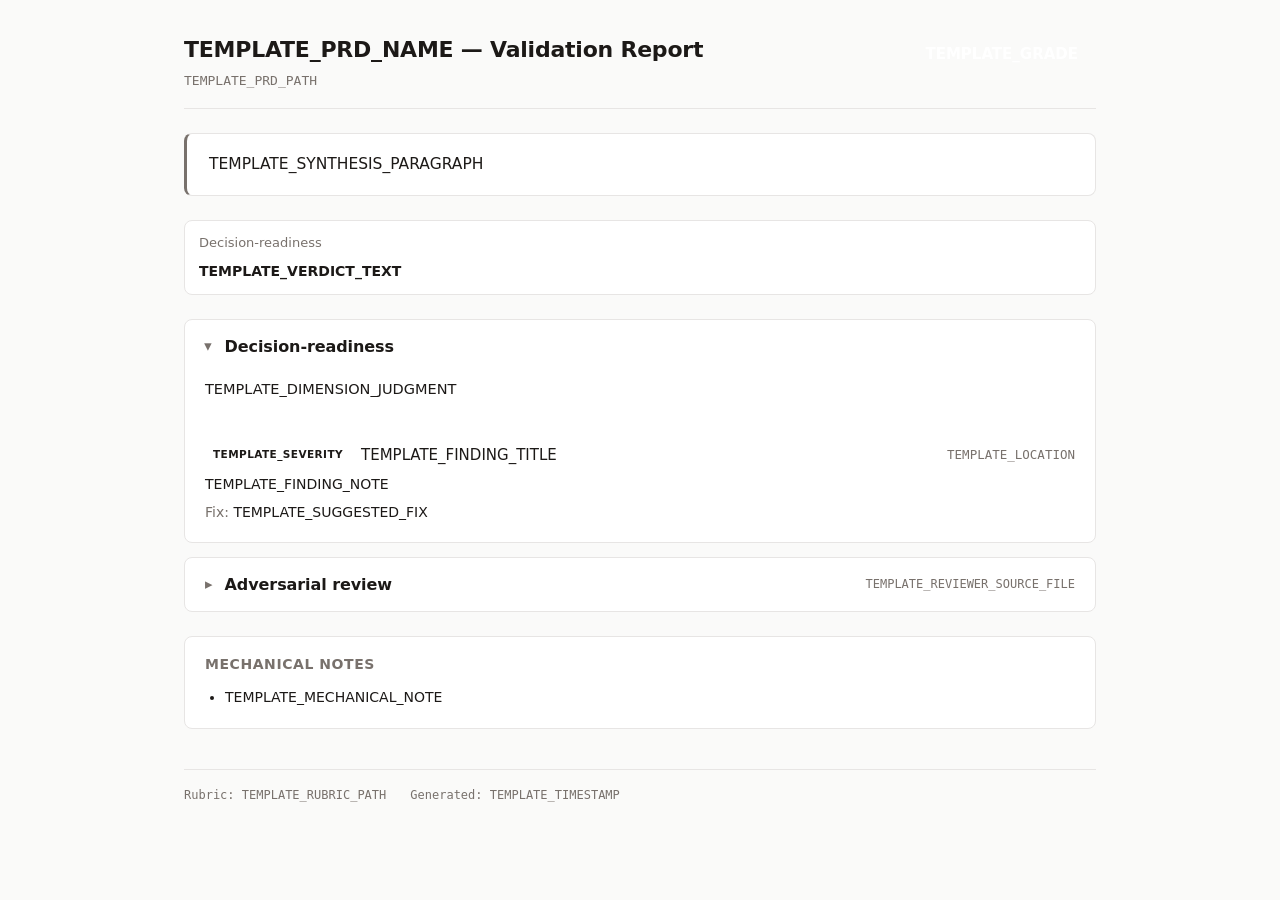
<file: .agents/skills/bmad-prd/assets/validation-report-template.html>
<!DOCTYPE html>
<!--
  PRD Validation Report — skeleton template.

  This file is a starter the synthesis pass fills in directly. There is no
  substitution engine. The LLM:
    1. Reads {doc_workspace}/review-rubric.md and every review-{slug}.md from
       additional reviewers.
    2. Copies this skeleton.
    3. Replaces the placeholder content (everything between TEMPLATE markers)
       with the consolidated review, preserving the structure and CSS.
    4. Writes the result to {doc_workspace}/validation-report.html.
    5. Writes a markdown twin to {doc_workspace}/validation-report.md.

  Visual rules the LLM must preserve:
    - The container width, the color tokens, the typography.
    - One dimension = one collapsible <section class="dimension">.
    - Verdict pill uses the verdict-* class matching its judgment.
    - Severity badge uses the sev-* class matching its level.
    - Each extra reviewer (adversarial, etc.) gets its own collapsible section
      below the rubric dimensions.
    - The footer always shows the artifact paths and timestamp.
-->
<html lang="en">
<head>
<meta charset="utf-8">
<title>PRD Validation: TEMPLATE_PRD_NAME</title>
<style>
  :root {
    --bg: #fafaf9;
    --surface: #ffffff;
    --border: #e7e5e4;
    --text: #1c1917;
    --muted: #78716c;

    --verdict-strong: #16a34a;
    --verdict-adequate: #65a30d;
    --verdict-thin: #d97706;
    --verdict-broken: #dc2626;

    --sev-low: #64748b;
    --sev-medium: #ca8a04;
    --sev-high: #ea580c;
    --sev-critical: #dc2626;

    --grade-exc: #16a34a;
    --grade-good: #65a30d;
    --grade-fair: #d97706;
    --grade-poor: #dc2626;
  }
  * { box-sizing: border-box; }
  html, body { margin: 0; padding: 0; }
  body {
    font-family: -apple-system, BlinkMacSystemFont, "Segoe UI", Inter, system-ui, sans-serif;
    background: var(--bg);
    color: var(--text);
    line-height: 1.6;
    font-size: 15px;
  }
  .container { max-width: 960px; margin: 0 auto; padding: 32px 24px 64px; }

  header.report-header {
    display: flex;
    align-items: flex-start;
    justify-content: space-between;
    gap: 24px;
    padding-bottom: 16px;
    border-bottom: 1px solid var(--border);
    margin-bottom: 24px;
  }
  .title h1 { margin: 0; font-size: 22px; font-weight: 600; letter-spacing: -0.01em; }
  .title .subtitle { color: var(--muted); font-size: 13px; margin-top: 4px; font-family: ui-monospace, "SF Mono", Menlo, monospace; }
  .grade {
    padding: 10px 18px;
    border-radius: 8px;
    font-weight: 600;
    color: white;
    font-size: 15px;
    white-space: nowrap;
  }
  .grade-excellent { background: var(--grade-exc); }
  .grade-good { background: var(--grade-good); }
  .grade-fair { background: var(--grade-fair); }
  .grade-poor { background: var(--grade-poor); }

  .synthesis {
    background: var(--surface);
    border: 1px solid var(--border);
    border-left: 3px solid var(--muted);
    border-radius: 8px;
    padding: 18px 22px;
    margin-bottom: 24px;
    font-size: 15.5px;
  }
  .synthesis p { margin: 0 0 10px; }
  .synthesis p:last-child { margin-bottom: 0; }

  .dimension-summary {
    display: grid;
    grid-template-columns: repeat(auto-fit, minmax(180px, 1fr));
    gap: 10px;
    margin-bottom: 24px;
  }
  .dim-card {
    background: var(--surface);
    border: 1px solid var(--border);
    border-radius: 8px;
    padding: 12px 14px;
  }
  .dim-card .dim-name { font-size: 13px; color: var(--muted); margin-bottom: 6px; }
  .dim-card .dim-verdict { font-size: 14px; font-weight: 600; }

  section.dimension, section.reviewer-section { margin-bottom: 14px; }
  section.dimension details, section.reviewer-section details {
    background: var(--surface);
    border: 1px solid var(--border);
    border-radius: 8px;
    overflow: hidden;
  }
  section summary {
    padding: 14px 20px;
    cursor: pointer;
    user-select: none;
    list-style: none;
    display: flex;
    align-items: center;
    gap: 12px;
  }
  section summary::-webkit-details-marker { display: none; }
  section summary::before {
    content: "▸";
    display: inline-block;
    color: var(--muted);
    transition: transform 0.15s ease;
  }
  section details[open] summary::before { transform: rotate(90deg); }
  section summary h2 {
    display: inline;
    margin: 0;
    font-size: 16px;
    font-weight: 600;
    letter-spacing: -0.005em;
    flex: 1;
  }
  .verdict-pill {
    font-size: 11px;
    padding: 3px 10px;
    border-radius: 999px;
    font-weight: 600;
    text-transform: uppercase;
    letter-spacing: 0.04em;
    color: white;
  }
  .verdict-strong { background: var(--verdict-strong); }
  .verdict-adequate { background: var(--verdict-adequate); }
  .verdict-thin { background: var(--verdict-thin); }
  .verdict-broken { background: var(--verdict-broken); }

  .dim-body { padding: 4px 20px 18px; }
  .dim-judgment { color: var(--text); font-size: 14.5px; }
  .dim-judgment p { margin: 0 0 10px; }

  .findings-list { padding: 0 20px 4px; }
  article.finding {
    padding: 14px 0;
    border-top: 1px solid var(--border);
  }
  article.finding:first-child { border-top: none; }
  article.finding header {
    display: flex;
    align-items: center;
    gap: 10px;
    flex-wrap: wrap;
    margin-bottom: 6px;
  }
  .badge {
    font-size: 10.5px;
    padding: 3px 8px;
    border-radius: 4px;
    font-weight: 600;
    text-transform: uppercase;
    letter-spacing: 0.04em;
    line-height: 1.4;
  }
  .badge-sev-low { background: rgba(100, 116, 139, 0.12); color: var(--sev-low); }
  .badge-sev-medium { background: rgba(202, 138, 4, 0.14); color: var(--sev-medium); }
  .badge-sev-high { background: rgba(234, 88, 12, 0.14); color: var(--sev-high); }
  .badge-sev-critical { background: rgba(220, 38, 38, 0.14); color: var(--sev-critical); }
  .finding-title { margin: 0; font-size: 15px; font-weight: 500; flex: 1; min-width: 200px; }
  .finding-location { font-family: ui-monospace, "SF Mono", Menlo, monospace; font-size: 12.5px; color: var(--muted); }
  .finding-note, .finding-fix { margin-top: 6px; font-size: 14px; }
  .finding-fix strong { color: var(--muted); font-weight: 500; }

  .reviewer-source {
    font-size: 12px;
    color: var(--muted);
    font-family: ui-monospace, "SF Mono", Menlo, monospace;
  }

  .mechanical {
    background: var(--surface);
    border: 1px solid var(--border);
    border-radius: 8px;
    padding: 16px 20px;
    margin-top: 24px;
    font-size: 14px;
  }
  .mechanical h3 { margin: 0 0 10px; font-size: 14px; font-weight: 600; color: var(--muted); text-transform: uppercase; letter-spacing: 0.04em; }
  .mechanical ul { margin: 0; padding-left: 20px; }
  .mechanical li { margin-bottom: 4px; color: var(--text); }

  footer.report-footer {
    margin-top: 40px;
    padding-top: 16px;
    border-top: 1px solid var(--border);
    font-size: 12px;
    color: var(--muted);
    font-family: ui-monospace, "SF Mono", Menlo, monospace;
  }
  footer .meta { display: flex; gap: 24px; flex-wrap: wrap; }
</style>
</head>
<body>
  <div class="container">

    <!-- TEMPLATE: header. Fill prd name, prd path, grade text & class. -->
    <header class="report-header">
      <div class="title">
        <h1>TEMPLATE_PRD_NAME — Validation Report</h1>
        <div class="subtitle">TEMPLATE_PRD_PATH</div>
      </div>
      <div class="grade TEMPLATE_GRADE_CLASS">TEMPLATE_GRADE</div>
    </header>

    <!-- TEMPLATE: overall synthesis paragraphs. Lift directly from
         review-rubric.md "Overall verdict" section; expand if extra reviewers
         materially shift the picture. Wrap each paragraph in <p>. -->
    <div class="synthesis">
      <p>TEMPLATE_SYNTHESIS_PARAGRAPH</p>
    </div>

    <!-- TEMPLATE: dimension summary cards. One per rubric dimension. The
         dim-verdict text uses one of: strong | adequate | thin | broken. -->
    <div class="dimension-summary">
      <div class="dim-card">
        <div class="dim-name">Decision-readiness</div>
        <div class="dim-verdict" style="color: var(--verdict-TEMPLATE_VERDICT)">TEMPLATE_VERDICT_TEXT</div>
      </div>
      <!-- repeat for each of the seven dimensions -->
    </div>

    <!-- TEMPLATE: one section per rubric dimension. Skip a dimension entirely
         if the rubric review marked it n/a for this PRD (e.g. downstream
         usability for a standalone PRD). Open the section by default if
         verdict is thin or broken. -->
    <section class="dimension">
      <details open>
        <summary>
          <h2>Decision-readiness</h2>
          <span class="verdict-pill verdict-TEMPLATE_VERDICT">TEMPLATE_VERDICT_TEXT</span>
        </summary>
        <div class="dim-body">
          <div class="dim-judgment">
            <p>TEMPLATE_DIMENSION_JUDGMENT</p>
          </div>
        </div>
        <div class="findings-list">
          <!-- TEMPLATE: zero or more findings -->
          <article class="finding">
            <header>
              <span class="badge badge-sev-TEMPLATE_SEVERITY">TEMPLATE_SEVERITY</span>
              <h3 class="finding-title">TEMPLATE_FINDING_TITLE</h3>
              <span class="finding-location">TEMPLATE_LOCATION</span>
            </header>
            <div class="finding-note">TEMPLATE_FINDING_NOTE</div>
            <div class="finding-fix"><strong>Fix:</strong> TEMPLATE_SUGGESTED_FIX</div>
          </article>
        </div>
      </details>
    </section>

    <!-- TEMPLATE: one section per extra reviewer that ran (adversarial, etc.).
         Skip this block entirely if only the rubric walker ran. -->
    <section class="reviewer-section">
      <details>
        <summary>
          <h2>Adversarial review</h2>
          <span class="reviewer-source">TEMPLATE_REVIEWER_SOURCE_FILE</span>
        </summary>
        <div class="dim-body">
          <div class="dim-judgment">
            <p>TEMPLATE_REVIEWER_PREAMBLE</p>
          </div>
        </div>
        <div class="findings-list">
          <article class="finding">
            <header>
              <span class="badge badge-sev-TEMPLATE_SEVERITY">TEMPLATE_SEVERITY</span>
              <h3 class="finding-title">TEMPLATE_FINDING_TITLE</h3>
              <span class="finding-location">TEMPLATE_LOCATION</span>
            </header>
            <div class="finding-note">TEMPLATE_FINDING_NOTE</div>
            <div class="finding-fix"><strong>Fix:</strong> TEMPLATE_SUGGESTED_FIX</div>
          </article>
        </div>
      </details>
    </section>

    <!-- TEMPLATE: mechanical notes — short, bulleted. Skip if there are none. -->
    <div class="mechanical">
      <h3>Mechanical notes</h3>
      <ul>
        <li>TEMPLATE_MECHANICAL_NOTE</li>
      </ul>
    </div>

    <footer class="report-footer">
      <div class="meta">
        <span>Rubric: TEMPLATE_RUBRIC_PATH</span>
        <span>Generated: TEMPLATE_TIMESTAMP</span>
      </div>
    </footer>
  </div>
</body>
</html>
</file>
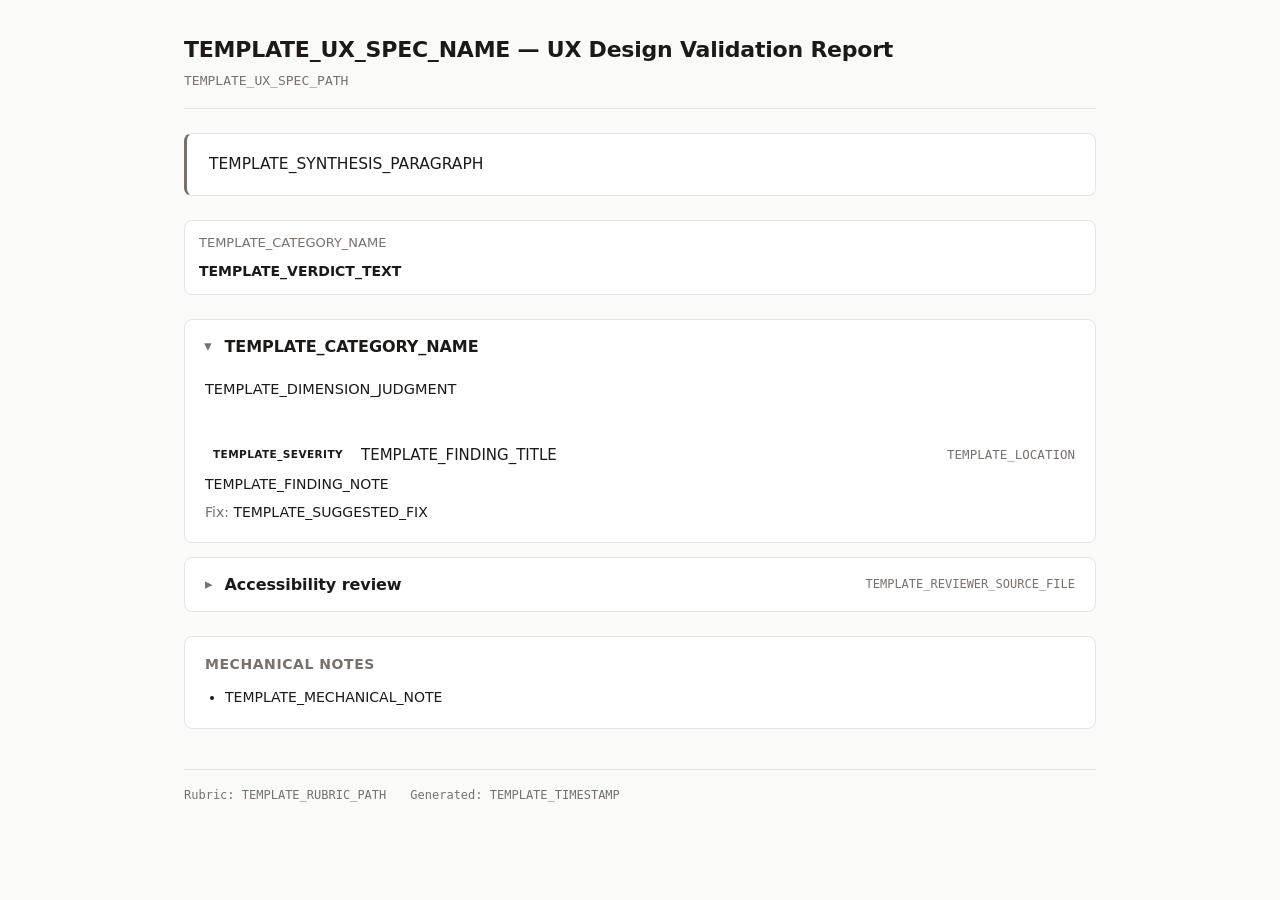
<file: .agents/skills/bmad-ux/assets/validation-report-template.html>
<!DOCTYPE html>
<!--
  UX Design Validation Report — skeleton template.

  This file is a starter the synthesis pass fills in directly. There is no
  substitution engine. The LLM:
    1. Reads {doc_workspace}/review-rubric.md and every review-{slug}.md from
       additional reviewers.
    2. Copies this skeleton.
    3. Replaces the placeholder content (everything between TEMPLATE markers)
       with the consolidated review, preserving the structure and CSS.
    4. Writes the result to {doc_workspace}/validation-report.html.
    5. Writes a markdown twin to {doc_workspace}/validation-report.md.

  Visual rules the LLM must preserve:
    - The container width, the color tokens, the typography.
    - One dimension = one collapsible <section class="dimension">.
    - Verdict pill uses the verdict-* class matching its judgment.
    - Severity badge uses the badge-sev-* class matching its level.
    - Each extra reviewer (accessibility, adversarial, etc.) gets its own
      collapsible section below the rubric dimensions.
    - The footer always shows the artifact paths and timestamp.
-->
<html lang="en">
<head>
<meta charset="utf-8">
<title>UX Design Validation: TEMPLATE_UX_SPEC_NAME</title>
<style>
  :root {
    --bg: #fafaf9;
    --surface: #ffffff;
    --border: #e7e5e4;
    --text: #1c1917;
    --muted: #78716c;

    --verdict-strong: #16a34a;
    --verdict-adequate: #65a30d;
    --verdict-thin: #d97706;
    --verdict-broken: #dc2626;

    --sev-low: #64748b;
    --sev-medium: #ca8a04;
    --sev-high: #ea580c;
    --sev-critical: #dc2626;
  }
  * { box-sizing: border-box; }
  html, body { margin: 0; padding: 0; }
  body {
    font-family: -apple-system, BlinkMacSystemFont, "Segoe UI", Inter, system-ui, sans-serif;
    background: var(--bg);
    color: var(--text);
    line-height: 1.6;
    font-size: 15px;
  }
  .container { max-width: 960px; margin: 0 auto; padding: 32px 24px 64px; }

  header.report-header {
    display: flex;
    align-items: flex-start;
    justify-content: space-between;
    gap: 24px;
    padding-bottom: 16px;
    border-bottom: 1px solid var(--border);
    margin-bottom: 24px;
  }
  .title h1 { margin: 0; font-size: 22px; font-weight: 600; letter-spacing: -0.01em; }
  .title .subtitle { color: var(--muted); font-size: 13px; margin-top: 4px; font-family: ui-monospace, "SF Mono", Menlo, monospace; }

  .synthesis {
    background: var(--surface);
    border: 1px solid var(--border);
    border-left: 3px solid var(--muted);
    border-radius: 8px;
    padding: 18px 22px;
    margin-bottom: 24px;
    font-size: 15.5px;
  }
  .synthesis p { margin: 0 0 10px; }
  .synthesis p:last-child { margin-bottom: 0; }

  .dimension-summary {
    display: grid;
    grid-template-columns: repeat(auto-fit, minmax(180px, 1fr));
    gap: 10px;
    margin-bottom: 24px;
  }
  .dim-card {
    background: var(--surface);
    border: 1px solid var(--border);
    border-radius: 8px;
    padding: 12px 14px;
  }
  .dim-card .dim-name { font-size: 13px; color: var(--muted); margin-bottom: 6px; }
  .dim-card .dim-verdict { font-size: 14px; font-weight: 600; }

  section.dimension, section.reviewer-section { margin-bottom: 14px; }
  section.dimension details, section.reviewer-section details {
    background: var(--surface);
    border: 1px solid var(--border);
    border-radius: 8px;
    overflow: hidden;
  }
  section summary {
    padding: 14px 20px;
    cursor: pointer;
    user-select: none;
    list-style: none;
    display: flex;
    align-items: center;
    gap: 12px;
  }
  section summary::-webkit-details-marker { display: none; }
  section summary::before {
    content: "▸";
    display: inline-block;
    color: var(--muted);
    transition: transform 0.15s ease;
  }
  section details[open] summary::before { transform: rotate(90deg); }
  section summary h2 {
    display: inline;
    margin: 0;
    font-size: 16px;
    font-weight: 600;
    letter-spacing: -0.005em;
    flex: 1;
  }
  .verdict-pill {
    font-size: 11px;
    padding: 3px 10px;
    border-radius: 999px;
    font-weight: 600;
    text-transform: uppercase;
    letter-spacing: 0.04em;
    color: white;
  }
  .verdict-strong { background: var(--verdict-strong); }
  .verdict-adequate { background: var(--verdict-adequate); }
  .verdict-thin { background: var(--verdict-thin); }
  .verdict-broken { background: var(--verdict-broken); }

  .dim-body { padding: 4px 20px 18px; }
  .dim-judgment { color: var(--text); font-size: 14.5px; }
  .dim-judgment p { margin: 0 0 10px; }

  .findings-list { padding: 0 20px 4px; }
  article.finding {
    padding: 14px 0;
    border-top: 1px solid var(--border);
  }
  article.finding:first-child { border-top: none; }
  article.finding header {
    display: flex;
    align-items: center;
    gap: 10px;
    flex-wrap: wrap;
    margin-bottom: 6px;
  }
  .badge {
    font-size: 10.5px;
    padding: 3px 8px;
    border-radius: 4px;
    font-weight: 600;
    text-transform: uppercase;
    letter-spacing: 0.04em;
    line-height: 1.4;
  }
  .badge-sev-low { background: rgba(100, 116, 139, 0.12); color: var(--sev-low); }
  .badge-sev-medium { background: rgba(202, 138, 4, 0.14); color: var(--sev-medium); }
  .badge-sev-high { background: rgba(234, 88, 12, 0.14); color: var(--sev-high); }
  .badge-sev-critical { background: rgba(220, 38, 38, 0.14); color: var(--sev-critical); }
  .finding-title { margin: 0; font-size: 15px; font-weight: 500; flex: 1; min-width: 200px; }
  .finding-location { font-family: ui-monospace, "SF Mono", Menlo, monospace; font-size: 12.5px; color: var(--muted); }
  .finding-note, .finding-fix { margin-top: 6px; font-size: 14px; }
  .finding-fix strong { color: var(--muted); font-weight: 500; }

  .reviewer-source {
    font-size: 12px;
    color: var(--muted);
    font-family: ui-monospace, "SF Mono", Menlo, monospace;
  }

  .mechanical {
    background: var(--surface);
    border: 1px solid var(--border);
    border-radius: 8px;
    padding: 16px 20px;
    margin-top: 24px;
    font-size: 14px;
  }
  .mechanical h3 { margin: 0 0 10px; font-size: 14px; font-weight: 600; color: var(--muted); text-transform: uppercase; letter-spacing: 0.04em; }
  .mechanical ul { margin: 0; padding-left: 20px; }
  .mechanical li { margin-bottom: 4px; color: var(--text); }

  footer.report-footer {
    margin-top: 40px;
    padding-top: 16px;
    border-top: 1px solid var(--border);
    font-size: 12px;
    color: var(--muted);
    font-family: ui-monospace, "SF Mono", Menlo, monospace;
  }
  footer .meta { display: flex; gap: 24px; flex-wrap: wrap; }
</style>
</head>
<body>
  <div class="container">

    <!-- TEMPLATE: header. Fill ux spec name and ux spec path. No overall grade —
         per-category verdicts and severity counts below carry the picture. -->
    <header class="report-header">
      <div class="title">
        <h1>TEMPLATE_UX_SPEC_NAME — UX Design Validation Report</h1>
        <div class="subtitle">TEMPLATE_UX_SPEC_PATH</div>
      </div>
    </header>

    <!-- TEMPLATE: overall synthesis paragraphs. Lift directly from
         review-rubric.md "Overall verdict" section; expand if extra reviewers
         (accessibility, adversarial, etc.) materially shift the picture.
         Wrap each paragraph in <p>. -->
    <div class="synthesis">
      <p>TEMPLATE_SYNTHESIS_PARAGRAPH</p>
    </div>

    <!-- TEMPLATE: dimension summary cards. One per rubric category, in this
         canonical order (from references/validate.md):
           1. Flow coverage
           2. Token completeness
           3. Component coverage
           4. State coverage
           5. Visual reference coverage
           6. Bloat & overspecification
           7. Inheritance discipline
           8. Shape fit
         The dim-verdict text uses one of: strong | adequate | thin | broken. -->
    <div class="dimension-summary">
      <div class="dim-card">
        <div class="dim-name">TEMPLATE_CATEGORY_NAME</div>
        <div class="dim-verdict" style="color: var(--verdict-TEMPLATE_VERDICT)">TEMPLATE_VERDICT_TEXT</div>
      </div>
      <!-- repeat for each of the eight rubric categories -->
    </div>

    <!-- TEMPLATE: one section per rubric category, same canonical order as the
         summary cards above. Skip a category entirely if the rubric review
         marked it n/a for this UX spec. Open the section by default if verdict
         is thin or broken. -->
    <section class="dimension">
      <details open>
        <summary>
          <h2>TEMPLATE_CATEGORY_NAME</h2>
          <span class="verdict-pill verdict-TEMPLATE_VERDICT">TEMPLATE_VERDICT_TEXT</span>
        </summary>
        <div class="dim-body">
          <div class="dim-judgment">
            <p>TEMPLATE_DIMENSION_JUDGMENT</p>
          </div>
        </div>
        <div class="findings-list">
          <!-- TEMPLATE: zero or more findings -->
          <article class="finding">
            <header>
              <span class="badge badge-sev-TEMPLATE_SEVERITY">TEMPLATE_SEVERITY</span>
              <h3 class="finding-title">TEMPLATE_FINDING_TITLE</h3>
              <span class="finding-location">TEMPLATE_LOCATION</span>
            </header>
            <div class="finding-note">TEMPLATE_FINDING_NOTE</div>
            <div class="finding-fix"><strong>Fix:</strong> TEMPLATE_SUGGESTED_FIX</div>
          </article>
        </div>
      </details>
    </section>

    <!-- TEMPLATE: one section per extra reviewer that ran (accessibility,
         adversarial, brand-conformance, etc.). Skip this block entirely if
         only the rubric walker ran. -->
    <section class="reviewer-section">
      <details>
        <summary>
          <h2>Accessibility review</h2>
          <span class="reviewer-source">TEMPLATE_REVIEWER_SOURCE_FILE</span>
        </summary>
        <div class="dim-body">
          <div class="dim-judgment">
            <p>TEMPLATE_REVIEWER_PREAMBLE</p>
          </div>
        </div>
        <div class="findings-list">
          <article class="finding">
            <header>
              <span class="badge badge-sev-TEMPLATE_SEVERITY">TEMPLATE_SEVERITY</span>
              <h3 class="finding-title">TEMPLATE_FINDING_TITLE</h3>
              <span class="finding-location">TEMPLATE_LOCATION</span>
            </header>
            <div class="finding-note">TEMPLATE_FINDING_NOTE</div>
            <div class="finding-fix"><strong>Fix:</strong> TEMPLATE_SUGGESTED_FIX</div>
          </article>
        </div>
      </details>
    </section>

    <!-- TEMPLATE: mechanical notes — short, bulleted. Skip if there are none. -->
    <div class="mechanical">
      <h3>Mechanical notes</h3>
      <ul>
        <li>TEMPLATE_MECHANICAL_NOTE</li>
      </ul>
    </div>

    <footer class="report-footer">
      <div class="meta">
        <span>Rubric: TEMPLATE_RUBRIC_PATH</span>
        <span>Generated: TEMPLATE_TIMESTAMP</span>
      </div>
    </footer>
  </div>
</body>
</html>
</file>
